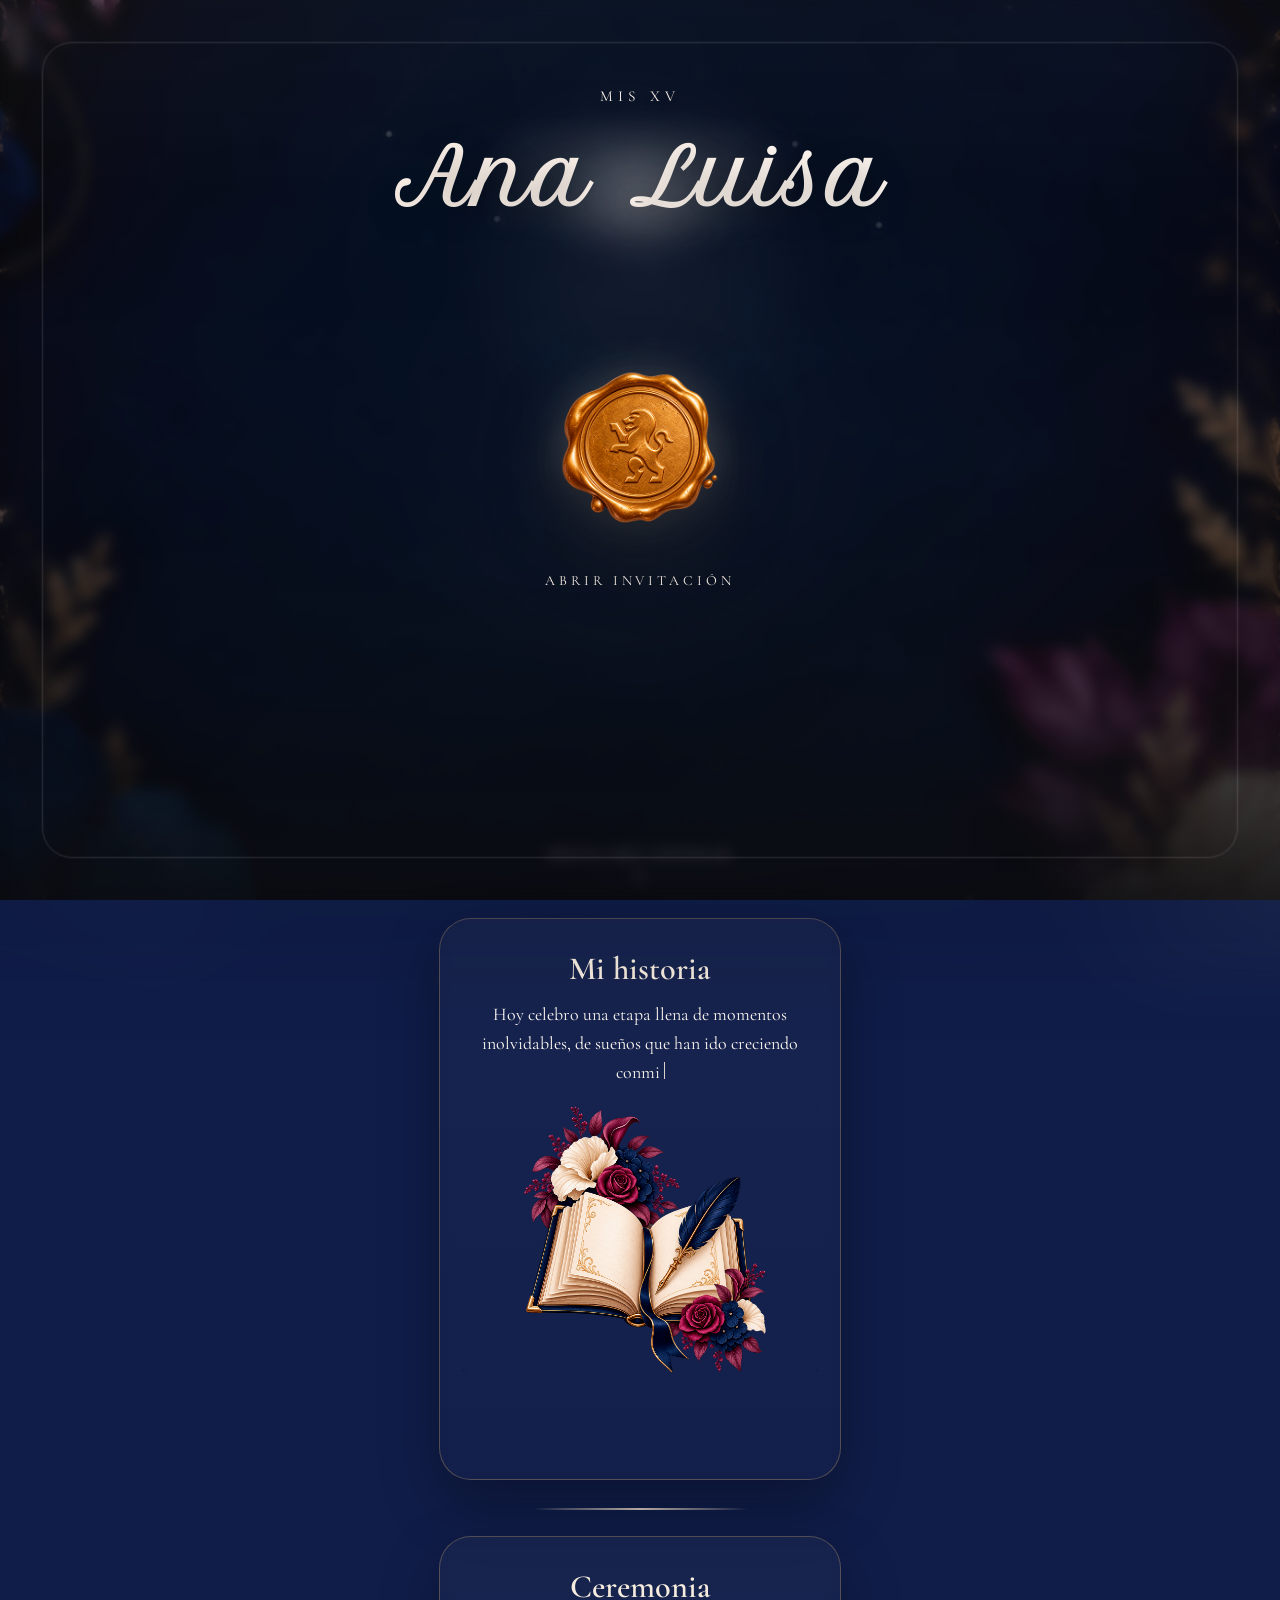
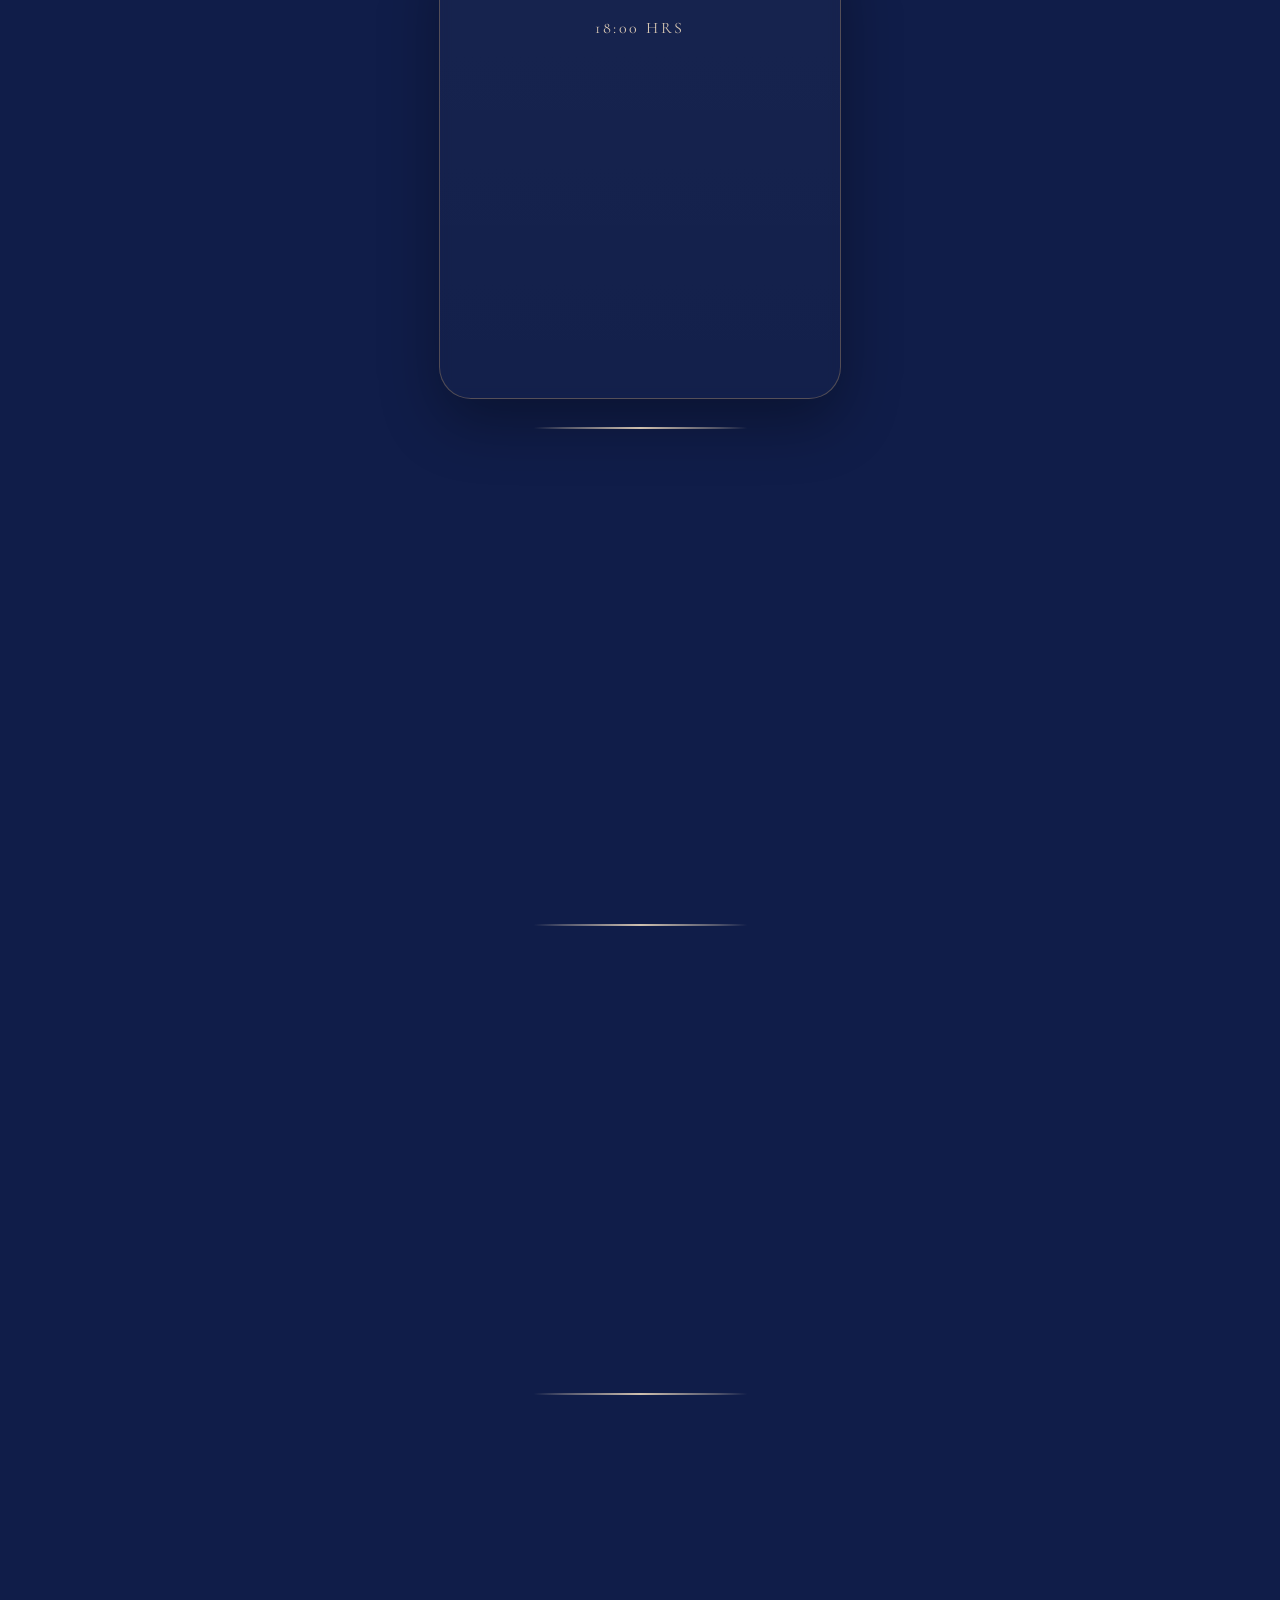
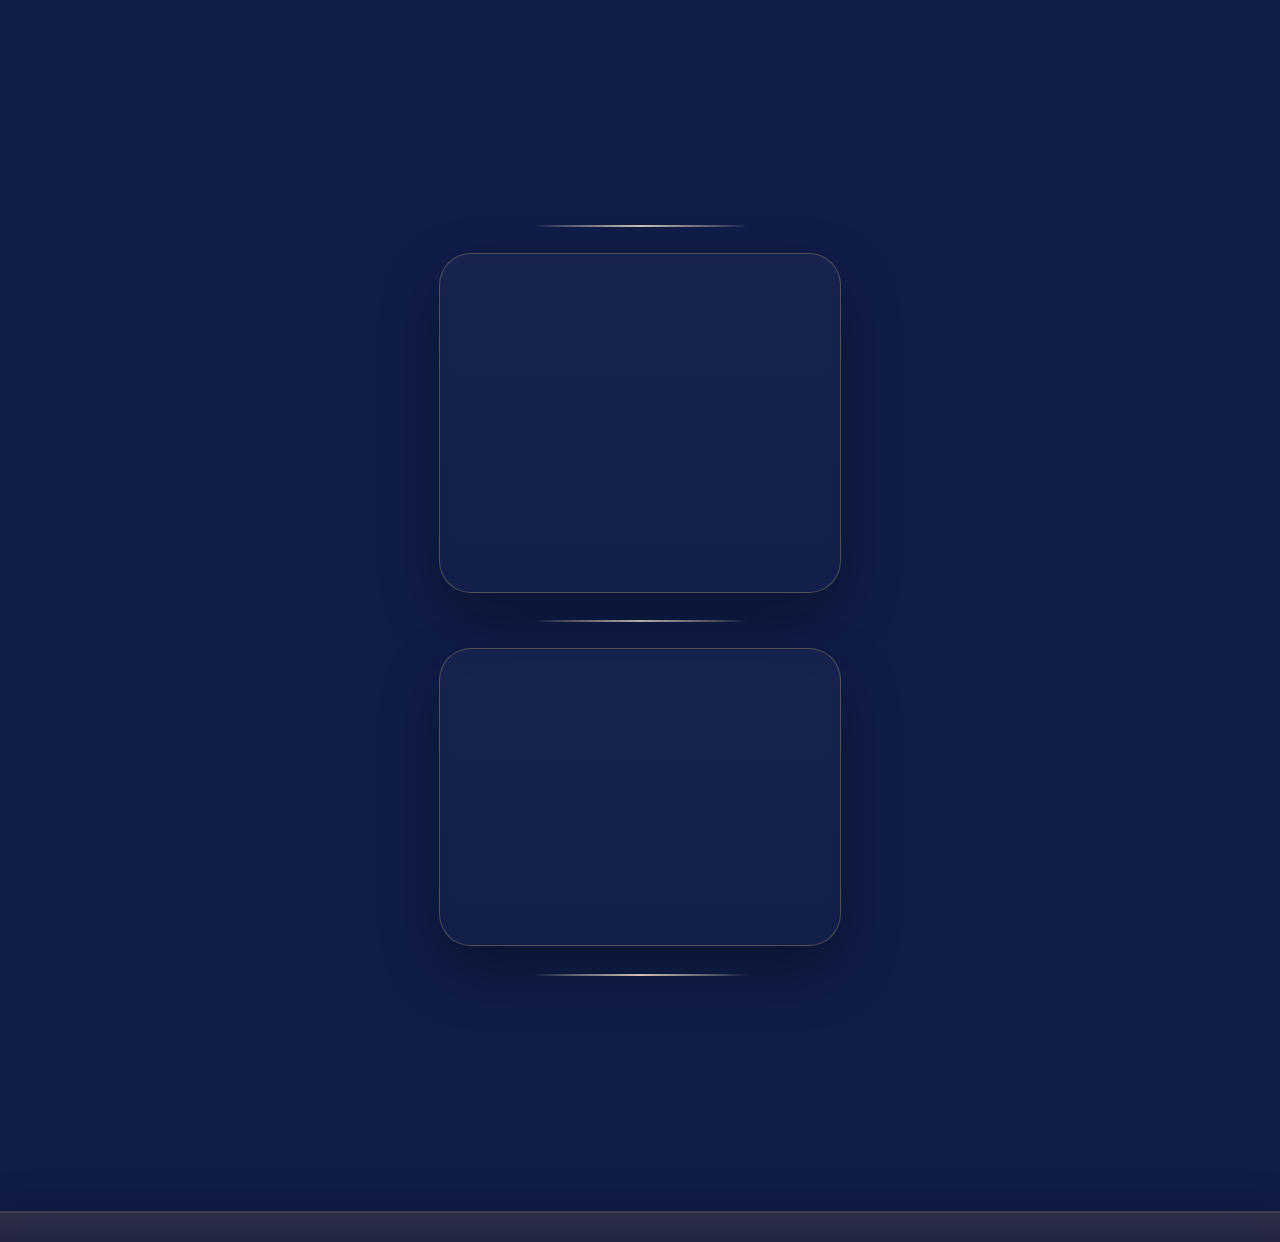
<file: index.html>
<!DOCTYPE html>
<html lang="es" class="opening-mode-pending">
<head>
  <meta charset="UTF-8">
  <meta name="viewport" content="width=device-width, initial-scale=1.0">
  <title>Mis XV | Ana Luisa</title>

  <meta name="description" content="Acompáñanos a celebrar este día tan especial.">
  <meta itemprop="name" content="Mis XV | Ana Luisa">
  <meta itemprop="description" content="Acompáñanos a celebrar este día tan especial.">
  <meta property="og:title" content="Mis XV | Ana Luisa">
  <meta property="og:description" content="Acompáñanos a celebrar este día tan especial.">
  <meta property="og:image" content="media/portada-og.png">
  <meta property="og:image:url" content="media/portada-og.png">
  <meta property="og:image:secure_url" content="media/portada-og.png">
  <meta property="og:image:type" content="image/png">
  <meta property="og:image:width" content="1200">
  <meta property="og:image:height" content="630">
  <meta property="og:image:alt" content="Mis XV | Ana Luisa">
  <meta property="og:url" content="">
  <meta property="og:type" content="website">
  <meta property="og:site_name" content="Digital Invita">
  <meta itemprop="image" content="media/portada-og.png">
  <meta itemprop="thumbnailUrl" content="media/portada-og.png">
  <meta name="thumbnail" content="media/portada-og.png">
  <meta name="twitter:card" content="summary_large_image">
  <meta name="twitter:title" content="Mis XV | Ana Luisa">
  <meta name="twitter:description" content="Acompáñanos a celebrar este día tan especial.">
  <meta name="twitter:image" content="media/portada-og.png">
  <link rel="image_src" href="media/portada-og.png">
  <link itemprop="thumbnailUrl" href="media/portada-og.png">

  <link rel="icon" type="image/png" sizes="32x32" href="favicon.png?v=20">
  <link rel="icon" type="image/png" sizes="16x16" href="favicon.png?v=20">
  <link rel="shortcut icon" href="favicon.png?v=20">
  <style id="critical-startup-style">
    /* Keep first paint neutral while the saved config hydrates. */
    html.opening-mode-pending,
    html.opening-mode-pending body {
      background: #f4f1ec !important;
    }
    html.opening-mode-pending .page,
    html.opening-mode-pending .smart-background,
    html.opening-mode-pending canvas,
    html.opening-mode-pending .floating-btn,
    html.opening-mode-pending .toast {
      visibility: hidden !important;
    }
    html.opening-mode-pending .overlay {
      background: #f4f1ec !important;
    }
    html.opening-mode-pending .overlay-card {
      opacity: 0 !important;
    }
  </style>
  <link rel="preconnect" href="https://fonts.googleapis.com">
  <link rel="preconnect" href="https://fonts.gstatic.com" crossorigin>
  <script>
    (() => {
      try {
        const rawConfig = localStorage.getItem("digital_invita_public_config_v1");
        const config = rawConfig ? JSON.parse(rawConfig) : null;
        if (config?.theme?.openingMode === "envelope") {
          document.documentElement.classList.add("opening-mode-envelope");
        }
      } catch (error) {}
    })();
  </script>
  <script>
    (() => {
      const releaseStartup = () => document.documentElement.classList.remove("opening-mode-pending");
      window.addEventListener("error", releaseStartup, { once: true });
      window.addEventListener("DOMContentLoaded", () => window.setTimeout(releaseStartup, 1200), { once: true });
      window.setTimeout(() => {
        if (document.documentElement.classList.contains("opening-mode-pending")) releaseStartup();
      }, 4000);
    })();
  </script>
  <link rel="preload" as="image" href="media/fprincipal.jpg" fetchpriority="high">
  <link href="https://fonts.googleapis.com/css2?family=Alegreya:wght@400;500;600;700&family=Alex+Brush&family=Allura&family=Belleza&family=Birthstone&family=Bodoni+Moda:ital,wght@0,400;0,500;0,600;0,700;1,400;1,500&family=Cinzel:wght@400;500;600;700&family=Cormorant+Garamond:wght@400;500;600;700&family=Cormorant+Infant:wght@400;500;600;700&family=Cormorant+Upright:wght@400;500;600;700&family=Dancing+Script:wght@500;600;700&family=EB+Garamond:wght@400;500;600;700&family=Forum&family=Fredoka:wght@500;600;700&family=GFS+Didot&family=Great+Vibes&family=Imperial+Script&family=Italianno&family=Libre+Baskerville:wght@400;700&family=Lora:wght@400;500;600;700&family=Marcellus&family=Mea+Culpa&family=Montserrat:wght@400;500;600;700&family=Mrs+Saint+Delafield&family=Nanum+Myeongjo:wght@400;700;800&family=Orbitron:wght@500;600;700;800&family=Parisienne&family=Petit+Formal+Script&family=Pinyon+Script&family=Playfair+Display:wght@400;500;600;700&family=Poppins:wght@400;500;600;700&family=Prata&family=Quicksand:wght@400;500;600;700&family=Sacramento&family=Spectral:wght@400;500;600;700&family=Tangerine:wght@400;700&display=swap" rel="stylesheet">

  <link rel="preload" href="assets/styles.css?v=20261003-premium-rose-gold-v386" as="style">
  <link rel="stylesheet" href="assets/styles.css?v=20261003-premium-rose-gold-v386">

</head>
<body class="locked">
  <div class="smart-background" id="smartBackground" aria-hidden="true">
    <img id="smartBackgroundImage" alt="">
  </div>
  <div class="overlay" id="overlay" role="dialog" aria-modal="true" aria-labelledby="overlayTitle">
    <div class="overlay-card">
      <div class="overlay-scene" id="overlayScene">
        <p class="overlay-kicker" id="overlayKicker">Mis XV</p>
        <div class="overlay-title-wrap">
          <span class="title-glow" aria-hidden="true"></span>
          <h1 class="overlay-title" id="overlayTitle">Nombre de la festejada</h1>
        </div>
        <div class="envelope-opening-scene" aria-hidden="true">
          <div class="envelope-card">
            <div class="envelope-paper">
              <img id="envelopePaperImage" alt="Portada de la invitación" decoding="async">
              <span></span>
              <strong>Estás invitado</strong>
              <small>Abre este momento especial</small>
            </div>
            <div class="envelope-details" aria-hidden="true">
              <span id="envelopeEventLabel">Invitación</span>
              <strong id="envelopeNames">Nombre de la festejada</strong>
              <small id="envelopeDate">Fecha del evento</small>
            </div>
            <div class="envelope-back"></div>
            <div class="envelope-side envelope-side--left"></div>
            <div class="envelope-side envelope-side--right"></div>
            <div class="envelope-pocket"></div>
            <div class="envelope-flap"></div>
          </div>
        </div>
        <button class="wax-btn" id="openBtn" type="button" aria-label="Abrir invitación">
          <img id="sealImage" src="sello_cera.png" alt="Sello para abrir invitación" decoding="async">
        </button>
        <div class="launch-status" aria-hidden="true">
          <span></span>
          <strong>Sistemas listos</strong>
          <span></span>
        </div>
        <div class="wax-caption">Abrir invitación</div>
      </div>
    </div>
  </div>

  <canvas id="particles" aria-hidden="true"></canvas>
  <canvas id="particlesFront" aria-hidden="true"></canvas>
  <div class="warp-flash" id="warpFlash" aria-hidden="true">
    <span class="elegant-spark" style="--spark-angle:-158deg;--spark-distance:112px;--spark-delay:.02s;--spark-trail:24px"></span>
    <span class="elegant-spark" style="--spark-angle:-118deg;--spark-distance:86px;--spark-delay:.11s;--spark-trail:18px"></span>
    <span class="elegant-spark" style="--spark-angle:-42deg;--spark-distance:104px;--spark-delay:.06s;--spark-trail:26px"></span>
    <span class="elegant-spark" style="--spark-angle:18deg;--spark-distance:122px;--spark-delay:.14s;--spark-trail:21px"></span>
    <span class="elegant-spark" style="--spark-angle:66deg;--spark-distance:92px;--spark-delay:.08s;--spark-trail:17px"></span>
    <span class="elegant-spark" style="--spark-angle:142deg;--spark-distance:108px;--spark-delay:.16s;--spark-trail:23px"></span>
  </div>
  <div class="mission-accepted" id="missionAccepted" aria-hidden="true">Misión aceptada</div>

  <audio id="audio" loop preload="none">
    <source type="audio/mpeg">
  </audio>

  <main class="page">
    <section class="hero">
      <img id="heroImage" src="media/fprincipal.jpg" alt="Portada de Ana Luisa " loading="eager" decoding="async" fetchpriority="high">
      <video id="heroVideo" class="hero-video" muted loop playsinline preload="none" hidden></video>
      <canvas id="heroParticles" aria-hidden="true"></canvas>
      <div class="hero-hud" aria-hidden="true">
        <span></span>
        <span></span>
        <span></span>
        <span></span>
      </div>
      <div class="hero-content">
        <div class="hero-label" id="heroLabel">Mis XV</div>
        <h1 class="hero-name" id="nombre">Nombre de la festejada</h1>
        <div class="hero-date" id="fechaEvento"></div>
      </div>
      <div class="hero-scroll-hint" id="heroScrollHint" aria-hidden="true">
        <span id="heroScrollHintText">Desliza para continuar</span>
        <i></i>
      </div>
    </section>

    <div class="separator"></div>

    <section class="section story-section" id="storySection">
      <h2 id="storyTitle">Mi historia</h2>
      <p class="story-text" id="storyText1" data-fulltext=""></p>
      <div class="featured-photo">
        <img id="storyImage" src="media/fhistoria.png" alt="Fotografía de Ana Luisa " loading="lazy" decoding="async">
      </div>
      <p class="story-text" id="storyText2" data-fulltext=""></p>
    </section>

    <div class="separator"></div>

    <section class="section" id="parentsSection">
      <span class="eyebrow" id="parentsEyebrow">En compañía de mis padres</span>
      <div class="script-block" id="parentsNames"></div>
      <div class="parents-grid" id="parentsGroups" hidden></div>
      <div class="grandparents-block" id="grandparentsBlock" hidden>
        <span class="grandparents-eyebrow" id="grandparentsEyebrow">Y con la bendición de mis abuelos</span>
        <div class="family-names" id="grandparentsNames"></div>
      </div>
      <div class="children-block" id="childrenBlock" hidden>
        <span class="children-eyebrow" id="childrenEyebrow">Con el amor de sus hijos</span>
        <div class="family-names" id="childrenNames"></div>
      </div>
      <p id="parentsInviteText" style="margin-top:16px;"></p>
    </section>

    <div class="separator"></div>

    <section class="section" id="godparentsSection">
      <span class="eyebrow" id="godparentsEyebrow">Mis padrinos</span>
      <div class="script-block" id="godparentsNames"></div>
      <div class="godparents-list" id="godparentsItems" hidden></div>
    </section>

    <div class="separator"></div>

    <section class="section" id="ceremonySection">
      <h2 id="ceremonyTitle">Ceremonia</h2>
      <div class="event-card">
        <div class="event-time" id="ceremonyTime"></div>
        <div class="event-place-group">
          <div class="event-place" id="ceremonyPlace"></div>
          <div class="event-place-detail" id="ceremonyPlaceDetail" hidden></div>
        </div>
        <div class="event-media-stack" id="ceremonyIconWrap">
          <div class="dresscode-figure">
            <img id="ceremonyImage" src="media/cereminia.png" alt="Ceremonia" loading="lazy" decoding="async">
          </div>
        </div>
        <div class="event-media-stack" id="ceremonyMapWrap" hidden>
          <div class="map">
            <iframe id="ceremonyMapEmbed" src="" loading="lazy" referrerpolicy="no-referrer-when-downgrade" title="Mapa de la ceremonia"></iframe>
          </div>
        </div>
        <div class="event-media-stack" id="ceremonyPhotoWrap" hidden>
          <div class="event-place-photo">
            <img id="ceremonyPhoto" src="" alt="Lugar de la ceremonia" loading="lazy" decoding="async">
          </div>
        </div>
        <div class="event-media-stack" id="ceremonyVideoWrap" hidden>
          <div class="event-place-video">
            <video id="ceremonyVideo" autoplay muted playsinline loop preload="none"></video>
          </div>
        </div>
        <div>
          <a class="btn" id="ceremonyMapLink" href="#" target="_blank" rel="noopener noreferrer" hidden>Cómo llegar</a>
        </div>
      </div>
    </section>

    <div class="separator"></div>

    <section class="section" id="receptionSection">
      <h2 id="receptionTitle">Recepción</h2>
      <div class="event-card">
        <div class="event-time" id="receptionTime"></div>
        <div class="event-place-group">
          <div class="event-place" id="receptionPlace"></div>
          <div class="event-place-detail" id="receptionPlaceDetail" hidden></div>
        </div>
        <div class="event-media-stack" id="receptionIconWrap" hidden>
          <div class="dresscode-figure">
            <img id="receptionImage" src="" alt="Recepción" loading="lazy" decoding="async">
          </div>
        </div>
        <div class="event-media-stack" id="receptionMapWrap" hidden>
          <div class="map">
            <iframe id="receptionMapEmbed" src="" loading="lazy" referrerpolicy="no-referrer-when-downgrade" title="Mapa del salón"></iframe>
          </div>
        </div>
        <div class="event-media-stack" id="receptionPhotoWrap" hidden>
          <div class="event-place-photo">
            <img id="receptionPhoto" src="" alt="Lugar de la recepción" loading="lazy" decoding="async">
          </div>
        </div>
        <div class="event-media-stack" id="receptionVideoWrap" hidden>
          <div class="event-place-video">
            <video id="receptionVideo" autoplay muted playsinline loop preload="none"></video>
          </div>
        </div>
        <div>
          <a class="btn" id="receptionMapLink" href="#" target="_blank" rel="noopener noreferrer" hidden>Cómo llegar</a>
        </div>
      </div>
    </section>

    <div class="separator"></div>

    <section class="section" id="lodgingSection">
      <h2 id="lodgingTitle">Hospedaje</h2>
      <div class="lodging-list" id="lodgingList"></div>
    </section>

    <div class="separator"></div>

    <section class="section" id="timelineSection">
      <h2>Itinerario</h2>
      <div class="timeline" id="timelineList"></div>
    </section>

    <div class="separator"></div>

    <section class="section" id="countdown-section">
      <h2 id="countdownTitle">Faltan pocos días</h2>
      <p id="countdownIntro">La cuenta regresiva ha comenzado para vivir un momento inolvidable.</p>
      <div class="countdown-shell">
        <div class="countdown-date-card" id="countdownDateCard" hidden>
          <div class="countdown-date-card__month" id="countdownDateMonth"></div>
          <div class="countdown-date-card__main">
            <span id="countdownDateWeekday"></span>
            <strong id="countdownDateDay"></strong>
            <span id="countdownDateYear"></span>
          </div>
        </div>
        <div id="countdown" aria-live="polite"></div>
        <div class="countdown-caption" id="countdownCaption">Preparando una noche inolvidable.</div>
        <div class="countdown-calendar-action" id="countdownCalendarAction" hidden>
          <a class="btn" href="#" id="countdownCalendarBtn">Agendar momento</a>
        </div>
      </div>
    </section>

    <div class="separator"></div>

    <section class="section" id="gallerySection">
      <h2>Galería</h2>
      <div class="gallery-showcase">
        <div class="gallery-stage" id="galleryStage">
          <img src="media/G1.jpg" alt="Galería destacada" id="galleryPreviewImg" loading="lazy" decoding="async">
          <video id="galleryPreviewVideo" class="gallery-preview-video" controls playsinline preload="none" hidden></video>
        </div>
        <div class="gallery-controls">
          <div class="gallery-meta">
            <strong id="galleryMetaIndex">Foto 1 de 6</strong>
            <span id="galleryMetaHint">Toca una imagen para destacar o abrir.</span>
          </div>
          <div class="gallery-nav">
            <button type="button" id="galleryPrev" aria-label="Foto anterior">‹</button>
            <button type="button" id="galleryNext" aria-label="Foto siguiente">›</button>
          </div>
        </div>
      </div>
      <div class="gallery" id="galleryGrid"></div>
    </section>

    <div class="separator"></div>

    <section class="section" id="dressSection">
      <h2 id="dressTitle">Dress Code</h2>
      <ul class="dress-code-list" id="dressValue"><li>Formal</li></ul>
      <div class="dress-color-palette" id="dressColorPalette" hidden></div>
      <div class="dresscode-figure">
        <img id="dressImage" src="media/vestimenta.png" alt="Código de vestimenta" loading="lazy" decoding="async">
      </div>
      <p class="mini-note" id="dressNote"></p>
      <p class="mini-note dress-extra-note" id="dressExtraNote" hidden></p>
    </section>

    <div class="separator"></div>

    <section class="section adult-notice-section" id="adultNoticeSection" role="note">
      <h2 id="adultNoticeTitle">Una celebración para adultos</h2>
      <p id="adultNoticeText">Con mucho cariño, hemos preparado esta celebración exclusivamente para adultos.<br>Agradecemos mucho su comprensión.</p>
    </section>

    <div class="separator"></div>

    <section class="section" id="rsvpSection">
      <h2>Confirma tu presencia</h2>
      <div class="rsvp-personalization" id="rsvpPersonalization" hidden>
        <span class="rsvp-personalization__eyebrow" id="rsvpPersonalizationEyebrow">Invitación preparada especialmente para</span>
        <strong class="rsvp-personalization__recipient" id="rsvpPersonalizationRecipient"></strong>
        <span class="rsvp-personalization__divider" aria-hidden="true"></span>
        <p class="rsvp-personalization__message" id="rsvpPersonalizationText"></p>
        <div class="rsvp-personalization__passes">
          <span>Cupo reservado</span>
          <strong id="rsvpPersonalizationPasses"></strong>
        </div>
      </div>
      <div class="rsvp-invalid" id="rsvpInvalidNotice" hidden>
        <span>Invitación no válida</span>
        <strong>Solicita una invitación válida para poder confirmar.</strong>
        <p>Este enlace no contiene los datos necesarios o ya no está registrado para este evento.</p>
      </div>
      <div class="rsvp-card">
        <div class="field" id="guestNameField">
          <label for="guestName" id="guestNameLabel">Tu nombre</label>
          <input type="text" id="guestName" placeholder="Escríbelo aquí">
        </div>
        <div class="field" id="guestCountField">
          <label for="guestCount">¿Cuántas personas asistirán?</label>
          <select id="guestCount" data-pases="6">
            <option value="">Selecciona una opción</option>
          </select>
        </div>
        <div class="rsvp-breakdown" id="adultChildCountField" hidden>
          <div class="rsvp-breakdown__head">
            <strong id="adultChildCountTitle">Detalle de asistentes</strong>
            <span id="adultChildCountHint">Indica cuántos adultos y niños asistirán.</span>
          </div>
          <div class="rsvp-breakdown__grid">
            <label id="adultCountLabel" for="adultCount">Adultos<input id="adultCount" type="number" min="0" max="99" step="1" inputmode="numeric" pattern="[0-9]*" placeholder="0"></label>
            <label for="childCount">Niños<input id="childCount" type="number" min="0" max="99" step="1" inputmode="numeric" pattern="[0-9]*" placeholder="0"></label>
          </div>
          <p id="adultChildSummary" class="rsvp-breakdown__summary"></p>
        </div>
        <div class="family-members" id="familyMembersField" hidden>
          <div class="family-members__head">
            <strong>Nombres de quienes asistirán</strong>
          <span>Escribe el nombre de cada persona que asistirá.</span>
          </div>
          <div class="family-members__list" id="familyMembersList"></div>
        </div>
        <div class="rsvp-buttons">
          <button type="button" id="confirmYes">Confirmar asistencia</button>
          <button type="button" id="confirmNo" class="btn-secondary">No podré asistir</button>
        </div>
        <div class="rsvp-contact-buttons" id="rsvpContactButtons" hidden></div>
        <p class="rsvp-deadline-note" id="rsvpDeadlineNote" hidden></p>
      </div>
      <div class="rsvp-receipt" id="rsvpReceipt" hidden>
        <span class="rsvp-receipt__eyebrow">Confirmación registrada</span>
        <h3 id="rsvpReceiptTitle">¡Gracias por confirmar!</h3>
        <p id="rsvpReceiptText">Nos dará mucho gusto compartir este momento con ustedes. Nos vemos pronto.</p>
        <div class="rsvp-receipt__identity">
          <strong id="rsvpReceiptName"></strong>
          <span id="rsvpReceiptCount"></span>
        </div>
        <div class="rsvp-receipt__attendees" id="rsvpReceiptAttendees" hidden></div>
        <div class="rsvp-receipt__qr" id="rsvpReceiptQr" aria-label="Código QR de confirmación"></div>
        <span class="rsvp-receipt__qr-label">Pase digital de acceso</span>
        <span class="rsvp-receipt__folio" id="rsvpReceiptFolio"></span>
      </div>
    </section>

    <div class="separator"></div>

    <section class="section" id="giftSection">
      <h2 id="giftTitle">Opciones de regalo</h2>
      <p id="giftIntro">Tu presencia es el regalo más valioso para mí, pero si deseas tener un detalle, aquí encontrarás algunas opciones pensadas con mucho cariño.</p>

      <div class="gift-options">
        <div class="gift-option-card" id="giftOption1Card">
          <div class="gift-option-media">
            <img class="envelope" id="envelopeImage" src="sobre.png" alt="Lluvia de sobres" loading="lazy" decoding="async">
          </div>
          <h3 class="gift-option-title" id="giftOption1Title">Lluvia de sobres</h3>
          <p class="gift-option-copy" id="giftOption1Copy">Si lo prefieres, podrás acompañarme con un sobre el día del evento. Será un detalle recibido con muchísimo cariño y gratitud.</p>
        </div>

        <div class="gift-option-card" id="giftOption2Card">
          <div class="gift-option-media">
            <img class="surprise" id="surpriseImage" src="regalo.png" alt="Regalo sorpresa" loading="lazy" decoding="async">
          </div>
          <h3 class="gift-option-title" id="giftOption2Title">Regalo sorpresa</h3>
          <p class="gift-option-copy" id="giftOption2Copy">También puedes sorprenderme con un detalle especial elegido por ti. Lo importante será el cariño con el que venga.</p>
        </div>
      </div>

      <div class="gift-links-panel" id="giftLinksPanel">
        <h3 class="gift-option-title" id="giftLinksTitle">Mesa de regalos</h3>
        <p class="mini-note" id="giftLinksIntro">Si prefieres elegir un detalle en línea, también puedes apoyarte en estas opciones de mesa de regalos:</p>
        <div class="gift-links" id="giftLinks"></div>
      </div>

      <div class="bank-transfer-card" id="bankTransferCard" hidden>
        <h3 class="gift-option-title" id="bankTransferTitle"></h3>
        <span class="bank-transfer-card__eyebrow" id="bankTransferEyebrow"></span>
        <p id="bankTransferIntro"></p>
        <div class="bank-transfer-card__visual" id="bankTransferVisual" hidden>
          <img id="bankTransferImage" alt="Tarjeta para transferencia" loading="lazy" decoding="async">
          <div class="bank-transfer-card__overlay" id="bankTransferOverlay"></div>
        </div>
        <dl class="bank-transfer-details" id="bankTransferDetails"></dl>
        <p class="bank-transfer-note" id="bankTransferNote"></p>
      </div>
    </section>

    <div class="separator"></div>

    <section class="section" id="agendaSectionUi">
      <h2>Accesos rápidos</h2>
      <div class="utilities">
        <a class="btn" href="#gallerySection" id="agendaGalleryBtn">Ver galería</a>
        <a class="btn" href="#countdown-section" id="verCuenta">Ver cuenta regresiva</a>
      </div>
    </section>

    <div class="separator"></div>

    <section class="section" id="albumSection">
      <h2 id="albumTitle">Álbum digital</h2>
      <div class="album-card">
        <p id="albumCopy">Comparte las mejores fotos de este gran día y conserva en un solo lugar los recuerdos más especiales.</p>
        <div class="album-qr" id="albumQrLink" hidden aria-label="Código QR del álbum digital">
          <span class="album-qr-shell"><span id="albumQrCanvas" aria-hidden="true"></span></span>
          <span class="album-qr-caption">Escanea para abrir el álbum</span>
        </div>
        <div class="utilities">
          <a class="btn" href="#" id="albumBtn" target="_blank" rel="noopener noreferrer">Ver álbum digital</a>
        </div>
      </div>
    </section>

    <div class="separator"></div>
    <div class="closing-note" id="closingNote">Gracias por ser parte de este momento inolvidable</div>

    <footer class="brand-footer">
      <div class="brand-copy">
        <p class="brand-caption">Invitación creada con amor digital</p>
        <a class="brand-link" id="brandLink" href="https://www.facebook.com/profile.php?id=61587804296779&locale=es_LA" target="_blank" rel="noopener noreferrer">Creado por Digital Invita</a>
        <p class="brand-question">Invitaciones digitales para eventos</p>
      </div>
      <div class="brand-cta">
        <a id="brandCtaLink" href="https://wa.me/525550591264?text=Hola%2C%20estoy%20interesado%28a%29%20en%20una%20invitaci%C3%B3n%20digital%20para%20mi%20evento.%20Me%20gustar%C3%ADa%20recibir%20m%C3%A1s%20informaci%C3%B3n%20sobre%20los%20dise%C3%B1os%2C%20precios%20y%20lo%20que%20incluye." target="_blank" rel="noopener noreferrer">Contáctanos</a>
      </div>
    </footer>
  </main>

  <div class="lightbox" id="lightbox" role="dialog" aria-modal="true" aria-hidden="true" aria-label="Galería ampliada">
    <div class="lightbox-content">
      <button class="lightbox-close" id="closeLightbox" type="button" aria-label="Cerrar galería">×</button>
      <div class="lightbox-main">
        <div class="viewer-counter" id="viewerCounter">1 / 6</div>
        <button class="lightbox-nav lightbox-nav--prev" id="lightboxPrev" type="button" aria-label="Multimedia anterior">‹</button>
        <button class="lightbox-nav lightbox-nav--next" id="lightboxNext" type="button" aria-label="Multimedia siguiente">›</button>
        <img class="lightbox-img" id="lightboxImg" alt="Imagen ampliada">
        <video class="lightbox-video" id="lightboxVideo" controls playsinline preload="metadata" hidden></video>
      </div>
      <div class="thumbs" id="thumbs"></div>
    </div>
  </div>

  <button class="floating-btn" id="musicBtn" type="button" aria-label="Pausar música"></button>
  <button class="floating-btn" id="toTopBtn" type="button" aria-label="Volver arriba">↑</button>
  <div class="toast" id="toast" role="status" aria-live="polite"></div>

  <script src="assets/app.js?v=20261003-premium-rose-gold-v386" defer></script>

</body>
</html>
</file>
<file: assets/styles.css>
/* ================================
       CLIENT THEME
       Cambia solo estas variables para adaptar colores base
    ================================ */
    :root {
      --font-body: "Cormorant Garamond", serif;
      --font-script: "Dancing Script", cursive;
      --font-display: "Great Vibes", cursive;
      --overlay-scale: 1;
      --overlay-image: none;
      --envelope-paper-image: none;
      --envelope-paper-fit: cover;
      --overlay-glass-blur: 14px;
      --overlay-glass-saturate: 118%;
      --opening-bg-a: 0.82;
      --opening-bg-strong-a: 0.9;
      --opening-photo-a: 0.2;
      --opening-glass-top-a: 0.065;
      --opening-glass-mid-a: 0.018;
      --opening-glass-bottom-a: 0.04;
      --opening-kicker: #fff4cf;
      --opening-title: #fff4cf;
      --opening-title-soft: #ffe08e;
      --opening-title-rgb: 255, 244, 207;
      --opening-accent: #f2c06f;
      --opening-accent-rgb: 242, 192, 111;
      --opening-kicker-size-scale: 1;
      --opening-title-size-scale: 1;
      --opening-caption-size-scale: 1;
      --section-blur: 18px;
      --section-fill-top: rgba(255, 255, 255, 0.09);
      --section-fill-bottom: rgba(255, 255, 255, 0.05);
      --space-section-fill-bottom: rgba(8, 20, 47, 0.42);
      --space-section-accent-a: 0.08;
      --space-section-particle-a: 0.06;
      --smart-bg-opacity: 0;
      --smart-bg-y: 0px;
      --content-gradient-start: 100vh;
      --content-gradient-12: calc(12% + 88vh);
      --content-gradient-22: calc(22% + 78vh);
      --content-gradient-52: calc(52% + 48vh);
      --content-gradient-78: calc(78% + 22vh);
      /* Fondo principal */
      --bg-glow-top: rgba(238, 180, 204, 0.22);
      --bg-glow-mid: rgba(214, 74, 105, 0.2);
      --bg-glow-bottom: rgba(255, 214, 168, 0.14);
      --bg-top: #5a132d;
      --bg-mid: #7f1f3f;
      --bg-bottom: #2a0a15;

      /* Colores base */
      --wine-950: #18060d;
      --wine-900: #2b0b18;
      --wine-800: #56162d;
      --wine-700: #8d2949;
      --rose-300: #ffd4e2;
      --gold-100: #fff4cf;
      --gold-300: #ffe08e;
      --gold-500: #f2c06f;
      --gold-700: #9e7222;
      --gold-rgb: 242, 192, 111;
      --gold-soft-rgb: 255, 244, 207;
      --section-title: #fff4cf;
      --section-title-rgb: 255, 244, 207;
      --script-color: #fff4cf;
      --script-rgb: 255, 244, 207;
      --timeline-color: #f2c06f;
      --timeline-rgb: 242, 192, 111;
      --particle-color: #fff4cf;
      --particle-rgb: 255, 244, 207;
      --button-bg: #f2c06f;
      --button-bg-rgb: 242, 192, 111;
      --button-text: #ffffff;
      --field-label: #ffe08e;
      --field-text: #ffffff;
      --closing-color: #fff4cf;
      --hero-label-color: #fff8ec;
      --hero-name-color: #fffdf8;
      --hero-date-color: #fff4cf;
      --hero-name-separator-color: #fff4cf;
      --opening-name-separator-color: #f2c06f;
      --hero-label-size-scale: 1;
      --hero-name-size-scale: 1;
      --hero-date-size-scale: 1;
      --godparent-note-scale: 1;
      --footer-bg-rgb: 223, 149, 160;
      --footer-text: #172033;
      --footer-text-rgb: 23, 32, 51;
      --text: #fffaf3;
      --muted: rgba(255, 248, 236, 0.78);
      --panel: rgba(255, 255, 255, 0.08);
      --panel-strong: rgba(255, 255, 255, 0.13);
      --line: rgba(var(--gold-rgb), 0.28);
      --shadow: 0 24px 60px rgba(0, 0, 0, 0.32);
      --radius-xl: 32px;
      --radius-lg: 24px;
      --radius-md: 18px;
      --content-width: 430px;
    }

    * {
      box-sizing: border-box;
    }

    @supports (height: 100dvh) {
      :root {
        --content-gradient-start: 100dvh;
        --content-gradient-12: calc(12% + 88dvh);
        --content-gradient-22: calc(22% + 78dvh);
        --content-gradient-52: calc(52% + 48dvh);
        --content-gradient-78: calc(78% + 22dvh);
      }
    }

    html {
      scroll-behavior: smooth;
    }

    html.preview-embed,
    html.preview-embed body {
      scrollbar-width: none;
    }

    html.preview-embed::-webkit-scrollbar,
    html.preview-embed body::-webkit-scrollbar {
      width: 0;
      height: 0;
      display: none;
    }

    html.preview-live .overlay {
      display: none !important;
    }

    html.preview-live *,
    html.preview-live *::before,
    html.preview-live *::after {
      animation-duration: 0.001s !important;
      animation-delay: 0s !important;
      transition-duration: 0.001s !important;
      transition-delay: 0s !important;
    }

    html.preview-live .section,
    html.preview-live .section h2,
    html.preview-live .section p,
    html.preview-live .section .featured-photo,
    html.preview-live .section .script-block,
    html.preview-live .section .parents-grid,
    html.preview-live .section .godparents-list,
    html.preview-live .section .event-card,
    html.preview-live .section .timeline,
    html.preview-live .section .gallery-showcase,
    html.preview-live .section .gallery,
    html.preview-live .section .rsvp-card,
    html.preview-live .section .utilities,
    html.preview-live .section .section-reveal-item,
    html.preview-live .timeline-item {
      opacity: 1 !important;
      transform: none !important;
      filter: none !important;
    }

    html.locked-scroll {
      overflow: visible;
      height: 100%;
    }

    body {
      margin: 0;
      min-height: 100vh;
      font-family: var(--font-body);
      color: var(--text);
      background:
        radial-gradient(circle at 50% var(--content-gradient-start), var(--bg-glow-top), transparent 28%),
        radial-gradient(circle at 50% var(--content-gradient-22), var(--bg-glow-mid), transparent 34%),
        radial-gradient(circle at bottom, var(--bg-glow-bottom), transparent 38%),
        linear-gradient(180deg, var(--bg-top) 0%, var(--bg-top) var(--content-gradient-start), var(--bg-mid) var(--content-gradient-52), var(--bg-bottom) 100%);
      overflow-x: hidden;
    }

    body.locked {
      overflow: hidden;
      height: 100vh;
      touch-action: none;
    }

    body::before {
      content: "";
      position: fixed;
      inset: 0;
      background:
        linear-gradient(180deg, rgba(255, 255, 255, 0.05), transparent 18%),
        linear-gradient(0deg, rgba(255, 255, 255, 0.04), transparent 18%);
      pointer-events: none;
      z-index: 0;
    }

    body::after {
      content: "";
      position: fixed;
      inset: 0;
      background-image:
        linear-gradient(rgba(255, 255, 255, 0.016) 1px, transparent 1px),
        linear-gradient(90deg, rgba(255, 255, 255, 0.012) 1px, transparent 1px);
      background-size: 24px 24px;
      opacity: 0.14;
      pointer-events: none;
      z-index: 0;
    }

    body.ambient-tint-off {
      background: var(--bg-top);
    }

    body.ambient-tint-off::before,
    body.ambient-tint-off::after {
      display: none;
    }

    body.ambient-tint-off .smart-background::after {
      display: none;
    }

    .smart-background {
      position: fixed;
      inset: 0;
      z-index: 0;
      overflow: hidden;
      pointer-events: none;
      opacity: 0;
      transition: opacity 0.35s ease;
    }

    .smart-background.is-active {
      opacity: var(--smart-bg-opacity);
    }

    .smart-background img {
      position: absolute;
      top: 0;
      left: 0;
      width: 100vw;
      height: 100vh;
      max-width: none;
      object-fit: cover;
      object-position: center top;
      transform: translate3d(0, var(--smart-bg-y), 0);
      will-change: transform;
      user-select: none;
      -webkit-user-drag: none;
    }

    .smart-background::after {
      content: "";
      position: absolute;
      inset: 0;
      background:
        radial-gradient(circle at 50% 18%, rgba(255, 255, 255, 0.04), transparent 28%),
        linear-gradient(180deg, rgba(0, 0, 0, 0.06), rgba(0, 0, 0, 0.14));
    }

    a,
    button,
    input,
    select {
      font: inherit;
    }

    a:focus-visible,
    button:focus-visible,
    input:focus-visible,
    select:focus-visible,
    textarea:focus-visible,
    [tabindex]:focus-visible {
      outline: 3px solid rgba(var(--gold-rgb), 0.82);
      outline-offset: 3px;
      box-shadow: 0 0 0 5px rgba(var(--gold-rgb), 0.18);
    }

    img {
      display: block;
      max-width: 100%;
    }

    img.protected-media,
    .protected-media img,
    #heroImage,
    #heroVideo,
    #galleryPreviewImg,
    #galleryPreviewVideo,
    #lightboxImg,
    #lightboxVideo,
    #storyImage,
    #dressImage,
    #envelopeImage,
    #surpriseImage,
    #ceremonyImage,
    #receptionImage,
    #ceremonyPhoto,
    #receptionPhoto,
    #ceremonyVideo,
    #receptionVideo {
      -webkit-user-drag: none;
      user-select: none;
      -webkit-user-select: none;
      -webkit-touch-callout: none;
      pointer-events: auto;
    }

    .page {
      position: relative;
      z-index: 2;
      width: min(100%, var(--content-width));
      margin: 0 auto;
      padding: 0 14px 0;
    }

    .section,
    .brand-footer,
    .closing-note {
      content-visibility: auto;
      contain-intrinsic-size: 1px 520px;
    }

    #particles,
    #particlesFront {
      position: fixed;
      inset: 0;
      width: 100%;
      height: 100%;
      pointer-events: none;
    }

    #particles {
      z-index: 1;
    }

    #particlesFront {
      z-index: 60;
      opacity: 1;
    }

    #heroParticles {
      position: absolute;
      inset: 0;
      z-index: 2;
      width: 100%;
      height: 100%;
      pointer-events: none;
    }

    html.particles-disabled #particles,
    html.particles-disabled #particlesFront,
    html.particles-over-sections-disabled #particlesFront,
    html.particles-disabled #heroParticles {
      display: none;
    }

    .overlay {
      position: fixed;
      inset: 0;
      z-index: 1000;
      display: block;
      padding:
        max(24px, env(safe-area-inset-top, 0px))
        max(24px, env(safe-area-inset-right, 0px))
        max(24px, env(safe-area-inset-bottom, 0px))
        max(24px, env(safe-area-inset-left, 0px));
      background:
        radial-gradient(circle at 50% 28%, rgba(255, 255, 255, 0.055), transparent 22%),
        radial-gradient(circle at center, rgba(255, 255, 255, 0.028), transparent 34%),
        linear-gradient(135deg, rgba(9, 10, 14, var(--opening-bg-a)), rgba(4, 5, 9, var(--opening-bg-strong-a)));
      transition: opacity 0.8s ease, visibility 0.8s ease;
    }

    .overlay::before {
      content: "";
      position: absolute;
      inset: 0;
      background-image:
        linear-gradient(180deg, rgba(8, 9, 12, 0.26), rgba(8, 9, 12, 0.42)),
        var(--overlay-image);
      background-size: cover;
      background-position: center;
      transform: scale(1.14);
      filter: blur(40px) saturate(0.52);
      opacity: var(--opening-photo-a);
      pointer-events: none;
    }

    .overlay::after {
      content: "";
      position: absolute;
      inset: 0;
      background:
        linear-gradient(180deg, rgba(255, 255, 255, var(--opening-glass-top-a)), rgba(255, 255, 255, var(--opening-glass-mid-a)) 22%, rgba(255, 255, 255, var(--opening-glass-bottom-a)) 100%),
        linear-gradient(135deg, rgba(255, 255, 255, var(--opening-glass-bottom-a)), rgba(255, 255, 255, var(--opening-glass-mid-a)) 34%, rgba(255, 255, 255, var(--opening-glass-bottom-a)) 100%);
      backdrop-filter: blur(var(--overlay-glass-blur)) saturate(var(--overlay-glass-saturate));
      -webkit-backdrop-filter: blur(var(--overlay-glass-blur)) saturate(var(--overlay-glass-saturate));
      pointer-events: none;
    }

    .overlay.hidden {
      opacity: 0;
      visibility: hidden;
    }

    .overlay.envelope-hero-reveal {
      background: transparent;
      transition: background .62s ease, opacity .5s ease .18s, visibility .5s ease .18s;
    }

    .overlay.envelope-hero-reveal::before,
    .overlay.envelope-hero-reveal::after {
      opacity: 0;
      transition: opacity .58s ease;
    }

    .overlay-card {
      position: relative;
      width: 100%;
      height: 100%;
      z-index: 1;
      text-align: center;
      overflow: visible;
      animation: overlayIn 1.1s cubic-bezier(.19,1,.22,1) both;
    }

    .overlay-scene {
      position: relative;
      width: 100%;
      height: 100%;
      transform: scale(var(--overlay-scale));
      transform-origin: center center;
      will-change: transform;
      transition: transform 0.25s ease;
    }

    .overlay-card::before {
      content: "";
      position: absolute;
      inset: 18px;
      border-radius: 30px;
      border: 1px solid rgba(var(--opening-accent-rgb), 0.1);
      box-shadow:
        inset 0 0 0 1px rgba(255, 255, 255, 0.03),
        0 0 0 1px rgba(var(--opening-accent-rgb), 0.03);
      pointer-events: none;
    }

    .overlay-card::after {
      content: "";
      position: absolute;
      left: 50%;
      top: 17%;
      width: min(260px, 58vw);
      height: 80px;
      transform: translateX(-50%);
      background: radial-gradient(circle, rgba(var(--opening-accent-rgb), 0.2), rgba(var(--opening-accent-rgb), 0.05) 42%, transparent 72%);
      filter: blur(18px);
      opacity: 0.78;
      pointer-events: none;
    }

    .low-power .overlay::before {
      filter: blur(18px) saturate(0.8);
      opacity: 0.24;
      transform: scale(1.08);
    }

    .low-power .overlay::after {
      backdrop-filter: blur(8px) saturate(108%);
      -webkit-backdrop-filter: blur(8px) saturate(108%);
    }

    .low-power .overlay-card::before {
      opacity: 0.7;
    }

    .overlay.hidden .overlay-card {
      animation: overlayOut 0.85s cubic-bezier(.19,1,.22,1) forwards;
    }

    .overlay-kicker {
      width: fit-content;
      max-width: min(100%, calc(100vw - 48px));
      margin: 0 0 10px;
      margin-inline: auto;
      padding-top: 7vh;
      box-sizing: border-box;
      font-size: calc(0.95rem * var(--opening-kicker-size-scale, 1));
      letter-spacing: 0.35em;
      text-transform: uppercase;
      text-align: center;
      color: var(--opening-kicker);
      text-shadow: 0 8px 18px rgba(0, 0, 0, 0.2);
    }

    .overlay-title {
      margin: 0 auto;
      padding: 16px clamp(24px, 7vw, 38px) 12px;
      position: relative;
      display: inline-block;
      max-width: calc(100vw - 40px);
      box-sizing: border-box;
      overflow: visible;
      font-family: var(--font-display);
      font-size: calc(clamp(3rem, 12vw, 4.8rem) * var(--opening-title-size-scale, 1));
      line-height: 1.14;
      word-spacing: 0.12em;
      letter-spacing: 0.025em;
      text-align: center;
      color: var(--opening-title);
      text-shadow: 0 8px 28px rgba(0, 0, 0, 0.34);
      background: linear-gradient(90deg, var(--opening-title), var(--opening-title-soft), var(--opening-title));
      background-size: 200% auto;
      -webkit-background-clip: text;
      -webkit-text-fill-color: transparent;
      animation: none;
    }

    .overlay.opening .overlay-kicker,
    .overlay.opening .overlay-title,
    .overlay.opening .wax-caption {
      animation: fadeAwayLuxury 0.45s ease forwards;
    }

    .overlay-title-wrap {
      position: relative;
      display: inline-block;
      max-width: 100%;
      padding: 4px 6px;
      overflow: visible;
    }

    .overlay-title-wrap .title-glow {
      position: absolute;
      inset: 16% 10% 12%;
      background: radial-gradient(circle, rgba(var(--opening-title-rgb), 0.32), rgba(var(--opening-title-rgb), 0.12) 38%, transparent 72%);
      filter: blur(18px);
      opacity: 0.72;
      z-index: -1;
      animation: none;
    }

    .overlay-title-wrap::before,
    .overlay-title-wrap::after,
    .overlay-title::before,
    .overlay-title::after {
      content: "";
      position: absolute;
      width: 8px;
      height: 8px;
      border-radius: 50%;
      background: radial-gradient(circle, rgba(255, 255, 255, 0.95), rgba(var(--opening-title-rgb), 0.55) 45%, transparent 72%);
      box-shadow: 0 0 14px rgba(var(--opening-title-rgb), 0.4);
      opacity: 0;
      pointer-events: none;
    }

    .overlay-title-wrap::before {
      top: 12%;
      left: 6%;
      animation: none;
      opacity: 0.22;
    }

    .overlay-title-wrap::after {
      right: 8%;
      bottom: 8%;
      animation: none;
      opacity: 0.18;
    }

    .overlay-title::before {
      top: 18%;
      right: 22%;
      animation: none;
      opacity: 0.16;
    }

    .overlay-title::after {
      left: 24%;
      bottom: 10%;
      animation: none;
      opacity: 0.14;
    }

    .wax-btn {
      position: absolute;
      left: 50%;
      top: 50%;
      width: 164px;
      height: 164px;
      margin-top: 0;
      padding: 0;
      border: 0;
      background: transparent;
      cursor: pointer;
      transform: translate(-50%, -50%);
      z-index: 2;
      filter:
        drop-shadow(0 18px 35px rgba(0, 0, 0, 0.35))
        drop-shadow(0 0 18px rgba(var(--opening-accent-rgb), 0.18));
      transition: transform 0.25s ease, filter 0.25s ease;
      animation: waxEnter 0.8s cubic-bezier(.19,1,.22,1) 0.12s both;
    }

    .opening-mode-pending .wax-btn,
    .opening-mode-pending .wax-caption {
      opacity: 0;
      animation: none;
    }

    .wax-btn img {
      position: relative;
      z-index: 2;
      width: 100%;
      height: 100%;
      object-fit: contain;
      display: block;
      filter:
        drop-shadow(0 20px 28px rgba(0, 0, 0, 0.24))
        drop-shadow(0 0 20px rgba(255, 255, 255, 0.06));
    }

    .wax-btn:hover {
      transform: translate(-50%, -50%) scale(1.06) rotate(-2deg);
      filter:
        drop-shadow(0 20px 38px rgba(0, 0, 0, 0.38))
        drop-shadow(0 0 24px rgba(var(--opening-accent-rgb), 0.3));
    }

    .wax-btn:active {
      transform: translate(-50%, -50%) scale(0.97);
    }

    .wax-btn::after {
      content: "";
      position: absolute;
      inset: 18% 14%;
      border-radius: 50%;
      background: radial-gradient(circle, rgba(var(--opening-accent-rgb), 0.14), rgba(var(--opening-accent-rgb), 0.04) 34%, transparent 72%);
      filter: blur(16px);
      opacity: 0.42;
      z-index: -1;
      animation: none;
    }

    .wax-btn::before {
      content: "";
      position: absolute;
      left: 50%;
      top: 50%;
      width: 220px;
      height: 78px;
      transform: translate(-50%, -50%);
      border-radius: 999px;
      background:
        linear-gradient(90deg, transparent 0%, rgba(var(--opening-accent-rgb), 0.08) 16%, rgba(var(--opening-title-rgb), 0.42) 50%, rgba(var(--opening-accent-rgb), 0.08) 84%, transparent 100%);
      filter: blur(0.8px);
      opacity: 0.42;
      z-index: -2;
      mask-image: linear-gradient(180deg, transparent 0%, rgba(0,0,0,0.9) 35%, rgba(0,0,0,0.9) 65%, transparent 100%);
    }

    .overlay.opening .wax-btn {
      animation: waxOpenOut 0.45s ease forwards;
    }

    .wax-caption {
      position: absolute;
      left: 50%;
      top: calc(50% + 122px);
      transform: translateX(-50%);
      width: max-content;
      max-width: min(100%, calc(100vw - 48px));
      margin-top: 0;
      box-sizing: border-box;
      font-size: calc(0.88rem * var(--opening-caption-size-scale, 1));
      letter-spacing: 0.28em;
      text-transform: uppercase;
      color: var(--opening-accent);
      text-align: center;
      animation: none;
      white-space: nowrap;
    }

    .envelope-opening-scene {
      display: none;
      position: absolute;
      left: 50%;
      top: 50%;
      width: min(94vw, 450px);
      aspect-ratio: 1.44 / 1;
      transform: translate(-50%, -50%);
      perspective: 1200px;
      z-index: 1;
      pointer-events: none;
    }

    .envelope-card {
      position: relative;
      width: 100%;
      height: 100%;
      filter:
        drop-shadow(0 34px 52px rgba(0, 0, 0, 0.3))
        drop-shadow(0 0 34px rgba(var(--opening-accent-rgb), 0.18));
      transform-style: preserve-3d;
    }

    .envelope-card::before {
      content: "";
      position: absolute;
      inset: -7%;
      z-index: -1;
      border-radius: 34px;
      background:
        radial-gradient(ellipse at 50% 70%, rgba(0, 0, 0, .34), transparent 62%),
        radial-gradient(circle at 50% 46%, rgba(var(--opening-accent-rgb), .22), transparent 48%);
      filter: blur(18px);
      opacity: .72;
    }

    .envelope-back,
    .envelope-pocket,
    .envelope-side,
    .envelope-flap,
    .envelope-paper {
      position: absolute;
      inset: 0;
      border-radius: 10px;
    }

    .envelope-back {
      background:
        linear-gradient(135deg, rgba(255,255,255,.68), transparent 46%),
        linear-gradient(145deg, var(--opening-envelope-paper-soft, #fffdf8), var(--opening-envelope-paper, #f7f3ea) 54%, var(--opening-envelope-paper-deep, #ded7c8));
      box-shadow:
        inset 0 0 0 1px rgba(115, 103, 86, .08),
        0 18px 30px rgba(0, 0, 0, .14);
    }

    .envelope-back::after {
      content: "";
      position: absolute;
      inset: 0;
      border-radius: inherit;
      background: linear-gradient(180deg, rgba(255,255,255,.24), transparent 42%);
      opacity: .66;
    }

    .envelope-paper {
      left: 9%;
      right: 9%;
      top: 9%;
      bottom: 16%;
      inset: 9% 9% 16%;
      background:
        linear-gradient(180deg, rgba(255, 253, 247, .18), rgba(255, 245, 228, .08)),
        linear-gradient(180deg, #fffdf7, #fff5e4);
      background-size: cover;
      background-position: center;
      background-repeat: no-repeat;
      box-shadow:
        0 16px 30px rgba(54, 33, 20, 0.2),
        inset 0 0 0 1px rgba(255, 255, 255, 0.46);
      transform: translateY(27%) scale(.95);
      opacity: .96;
      display: grid;
      place-items: center;
      align-content: center;
      gap: 6px;
      color: color-mix(in srgb, var(--opening-title) 72%, #3b2417);
      font-family: var(--font-body);
      text-align: center;
      z-index: 1;
      overflow: hidden;
    }

    .envelope-paper img {
      position: absolute;
      inset: 0;
      width: 100%;
      height: 100%;
      object-fit: var(--envelope-paper-fit, cover);
      object-position: center;
      opacity: 0;
      transform: scale(.985);
      transition: opacity .28s ease, transform .28s ease;
      z-index: 0;
    }

    .envelope-paper.envelope-paper--has-image img {
      opacity: 1;
      transform: scale(1);
    }

    .envelope-paper.envelope-paper--has-image {
      background: transparent;
      box-shadow: none;
      border-radius: 0;
      overflow: visible;
    }

    .envelope-paper.envelope-paper--has-image::after {
      display: none;
    }

    .envelope-paper.envelope-paper--has-image img {
      border-radius: 4px;
      filter: drop-shadow(0 16px 28px rgba(10, 8, 6, .2));
    }

    .envelope-paper.envelope-paper--has-image span,
    .envelope-paper.envelope-paper--has-image strong,
    .envelope-paper.envelope-paper--has-image small {
      opacity: 0;
    }

    .opening-mode-envelope .overlay {
      background:
        radial-gradient(circle at 50% 38%, rgba(var(--opening-accent-rgb), .18), transparent 34%),
        radial-gradient(circle at 50% 72%, rgba(255, 255, 255, .045), transparent 35%),
        linear-gradient(145deg, color-mix(in srgb, var(--opening-envelope-bg, #201b1a) 82%, #ffffff), var(--opening-envelope-bg, #201b1a) 54%, color-mix(in srgb, var(--opening-envelope-bg, #201b1a) 84%, #000000));
    }

    .opening-mode-envelope .overlay::before {
      opacity: 0;
      filter: none;
      background-image: none;
    }

    .opening-mode-envelope .overlay::after {
      background:
        radial-gradient(circle at 50% 48%, rgba(255, 255, 255, .05), transparent 38%),
        linear-gradient(180deg, rgba(255, 255, 255, .035), rgba(255, 255, 255, .012));
      backdrop-filter: none;
      -webkit-backdrop-filter: none;
    }

    .opening-mode-envelope .overlay.envelope-hero-reveal {
      background:
        radial-gradient(circle at 50% 46%, rgba(var(--opening-accent-rgb), .08), transparent 42%),
        linear-gradient(145deg, rgba(var(--opening-envelope-bg-rgb, 32, 27, 26), .48), rgba(var(--opening-envelope-bg-rgb, 32, 27, 26), .12));
      transition: background .42s ease;
    }

    .opening-mode-envelope .overlay.envelope-hero-reveal::before,
    .opening-mode-envelope .overlay.envelope-hero-reveal::after {
      opacity: 0;
    }

    .opening-mode-envelope .overlay.envelope-hero-reveal .overlay-card::before,
    .opening-mode-envelope .overlay.envelope-hero-reveal .overlay-card::after {
      opacity: 0;
      transition: opacity .42s ease;
    }

    .envelope-paper span {
      position: relative;
      width: 58px;
      height: 1px;
      background: linear-gradient(90deg, transparent, var(--opening-accent), transparent);
      opacity: .76;
      z-index: 1;
    }

    .envelope-paper strong {
      position: relative;
      font-family: var(--font-display);
      font-size: clamp(1.5rem, 6.8vw, 2.25rem);
      font-weight: 400;
      line-height: 1;
      opacity: 0;
      transform: translateY(6px);
      transition: opacity .32s ease, transform .32s ease;
      z-index: 1;
    }

    .envelope-paper small {
      position: relative;
      font-size: .68rem;
      letter-spacing: .22em;
      text-transform: uppercase;
      color: color-mix(in srgb, var(--opening-title) 58%, #5f4630);
      opacity: 0;
      transform: translateY(6px);
      transition: opacity .32s ease .08s, transform .32s ease .08s;
      z-index: 1;
    }

    .overlay.envelope-opening-active .envelope-paper strong,
    .overlay.envelope-opening-active .envelope-paper small {
      opacity: 1;
      transform: translateY(0);
    }

    .overlay.envelope-opening-active .envelope-paper.envelope-paper--has-image span,
    .overlay.envelope-opening-active .envelope-paper.envelope-paper--has-image strong,
    .overlay.envelope-opening-active .envelope-paper.envelope-paper--has-image small {
      opacity: 0;
    }

    .envelope-details {
      position: absolute;
      left: 12%;
      right: 12%;
      top: 14%;
      bottom: 10%;
      z-index: 6;
      display: block;
      color: color-mix(in srgb, var(--opening-envelope-bg, #201b1a) 78%, #000000);
      text-align: center;
      pointer-events: none;
    }

    .envelope-details span,
    .envelope-details small {
      font-family: var(--font-body);
      font-size: clamp(.58rem, 2.5vw, .72rem);
      font-weight: 700;
      letter-spacing: .22em;
      line-height: 1.1;
      text-transform: uppercase;
    }

    .envelope-details strong {
      display: block;
      max-width: 96%;
      margin: 9px auto 0;
      font-family: var(--font-display);
      font-size: clamp(1.48rem, 7.1vw, 2.52rem);
      font-weight: 400;
      line-height: .95;
      color: color-mix(in srgb, var(--opening-envelope-bg, #201b1a) 64%, #5a3521);
      text-shadow: 0 2px 9px rgba(255, 255, 255, .34);
    }

    .envelope-details::before {
      content: "";
      width: 78px;
      height: 1px;
      margin-bottom: 2px;
      background: linear-gradient(90deg, transparent, var(--opening-accent), transparent);
      opacity: .78;
    }

    .envelope-details small {
      position: absolute;
      left: 0;
      right: 0;
      bottom: -18px;
      color: color-mix(in srgb, var(--opening-envelope-bg, #201b1a) 72%, #000000);
    }

    .opening-envelope-details-off .envelope-details {
      display: none;
    }

    .opening-envelope-event-off #envelopeEventLabel,
    .opening-envelope-names-off #envelopeNames,
    .opening-envelope-date-off #envelopeDate {
      display: none;
    }

    .envelope-side {
      z-index: 3;
      border-radius: 0 0 10px 10px;
    }

    .envelope-side--left {
      clip-path: polygon(0 0, 53% 52%, 0 100%);
      background:
        linear-gradient(135deg, var(--opening-envelope-paper-soft, #fffdf8), var(--opening-envelope-paper-deep, #ded7c8));
    }

    .envelope-side--right {
      clip-path: polygon(100% 0, 47% 52%, 100% 100%);
      background:
        linear-gradient(225deg, var(--opening-envelope-paper-soft, #fffdf8), var(--opening-envelope-paper, #f7f3ea));
    }

    .envelope-pocket {
      z-index: 4;
      clip-path: polygon(0 40%, 50% 76%, 100% 40%, 100% 100%, 0 100%);
      background:
        linear-gradient(180deg, rgba(255,255,255,.42), transparent 32%),
        linear-gradient(145deg, var(--opening-envelope-paper, #f7f3ea), var(--opening-envelope-paper-deep, #ded7c8) 66%, var(--opening-envelope-paper-soft, #fffdf8));
      box-shadow: inset 0 1px 0 rgba(255, 255, 255, .78);
    }

    .envelope-flap {
      z-index: 5;
      clip-path: polygon(0 0, 100% 0, 50% 58%);
      background:
        radial-gradient(circle at 50% 16%, rgba(255,255,255,.68), transparent 42%),
        linear-gradient(180deg, var(--opening-envelope-paper-soft, #fffdf8), var(--opening-envelope-paper-deep, #ded7c8));
      transform-origin: top center;
      box-shadow: 0 12px 18px rgba(0, 0, 0, .14), inset 0 -1px 0 rgba(115, 103, 86, .1);
    }

    html.opening-mode-envelope .overlay-card::before,
    html.opening-mode-envelope .overlay-card::after {
      display: none;
    }

    .opening-mode-envelope .overlay-kicker,
    .opening-mode-envelope .overlay-title-wrap {
      display: none;
    }

    .opening-mode-envelope .envelope-opening-scene {
      display: block;
    }

    .opening-mode-envelope .envelope-paper {
      transform: translateY(18%) scale(.94);
      opacity: 0;
    }

    .opening-mode-envelope .wax-btn {
      /* Vertice donde se cruzan solapa y bolsillo del sobre. */
      top: calc(50% + min(18.94vw, 90px));
      width: min(20vw, 82px);
      height: min(20vw, 82px);
      z-index: 7;
      animation: none;
    }

    .opening-mode-envelope .wax-btn::before {
      width: min(40vw, 148px);
      height: 46px;
      opacity: .22;
    }

    .opening-mode-envelope .wax-caption {
      top: calc(53% + min(20vw, 82px) * .86 + 102px);
      padding: 11px 20px;
      border: 1px solid rgba(var(--opening-accent-rgb), .24);
      border-radius: 999px;
      background: rgba(255, 255, 255, .055);
      backdrop-filter: blur(8px);
      -webkit-backdrop-filter: blur(8px);
    }

    .opening-mode-envelope .launch-status {
      display: none;
    }

    .overlay.envelope-opening-active .envelope-flap {
      animation: envelopeFlapOpen .78s cubic-bezier(.19,1,.22,1) forwards;
    }

    .overlay.envelope-opening-active .envelope-paper {
      animation: envelopePaperRise 2.08s cubic-bezier(.19,1,.22,1) .16s forwards;
    }

    .overlay.envelope-opening-active .envelope-card {
      animation: none;
    }

    .overlay.envelope-opening-active .wax-btn {
      animation: envelopeSealRelease .58s ease forwards;
    }

    .overlay.envelope-opening-active .overlay-kicker,
    .overlay.envelope-opening-active .overlay-title-wrap,
    .overlay.envelope-opening-active .envelope-details,
    .overlay.envelope-opening-active .wax-caption {
      animation: fadeAwayLuxury .58s ease .18s forwards;
    }

    html.envelope-scroll-reveal {
      --envelope-scroll-progress: 0;
      --envelope-card-y: 0px;
      --envelope-card-scale: 1;
      --envelope-piece-opacity: 1;
      --envelope-paper-y: -40%;
      --envelope-paper-scale: 1.06;
      --envelope-paper-radius: 9px;
      --envelope-paper-shadow-y: 22px;
      --envelope-paper-shadow-blur: 46px;
      --envelope-paper-shadow-alpha: .34;
      --envelope-paper-outline-alpha: .12;
      --envelope-paper-glaze-opacity: 1;
      --envelope-paper-z: 1;
    }

    .opening-mode-envelope.envelope-scroll-reveal .overlay.envelope-hero-reveal {
      pointer-events: none;
      background:
        radial-gradient(circle at 50% 38%, rgba(var(--opening-accent-rgb), .18), transparent 34%),
        radial-gradient(circle at 50% 72%, rgba(255, 255, 255, .045), transparent 35%),
        linear-gradient(145deg, color-mix(in srgb, var(--opening-envelope-bg, #201b1a) 82%, #ffffff), var(--opening-envelope-bg, #201b1a) 54%, color-mix(in srgb, var(--opening-envelope-bg, #201b1a) 84%, #000000));
    }

    .opening-mode-envelope.envelope-scroll-reveal .overlay.envelope-opening-active .envelope-card {
      transform: translateY(var(--envelope-card-y)) scale(var(--envelope-card-scale));
      transition: none;
    }

    .opening-mode-envelope.envelope-scroll-reveal .overlay.envelope-hero-reveal .envelope-card::before {
      display: none;
    }

    .opening-mode-envelope.envelope-scroll-reveal .overlay.envelope-opening-active .envelope-back,
    .opening-mode-envelope.envelope-scroll-reveal .overlay.envelope-opening-active .envelope-pocket,
    .opening-mode-envelope.envelope-scroll-reveal .overlay.envelope-opening-active .envelope-side,
    .opening-mode-envelope.envelope-scroll-reveal .overlay.envelope-opening-active .envelope-flap,
    .opening-mode-envelope.envelope-scroll-reveal .overlay.envelope-opening-active .envelope-card::before {
      opacity: var(--envelope-piece-opacity);
      transition: none;
    }

    .opening-mode-envelope.envelope-scroll-reveal .overlay.envelope-opening-active .envelope-paper {
      animation: none;
      z-index: var(--envelope-paper-z);
      border-radius: var(--envelope-paper-radius);
      opacity: 1;
      transform: translateY(var(--envelope-paper-y)) scale(var(--envelope-paper-scale));
      box-shadow:
        0 var(--envelope-paper-shadow-y) var(--envelope-paper-shadow-blur) rgba(25, 14, 10, var(--envelope-paper-shadow-alpha)),
        0 0 0 1px rgba(255, 255, 255, var(--envelope-paper-outline-alpha));
    }

    .opening-mode-envelope.envelope-scroll-reveal .overlay.envelope-opening-active .envelope-paper::after {
      opacity: var(--envelope-paper-glaze-opacity);
    }

    .opening-mode-envelope.envelope-scroll-reveal:not(.envelope-scroll-complete) .hero {
      opacity: 0;
      pointer-events: none;
    }

    .opening-mode-envelope.envelope-scroll-reveal .hero {
      transform: translateX(-50%) scale(var(--envelope-hero-scale, .91));
      filter: brightness(var(--envelope-hero-brightness, .88)) saturate(1.02);
    }

    .hero {
      position: relative;
      width: 100vw;
      margin-left: 50%;
      transform: translateX(-50%);
      --apple-hero-media-scale: 1.03;
      --apple-hero-media-y: 0px;
      --apple-hero-media-opacity: 1;
      --apple-hero-media-blur: 0px;
      --apple-hero-media-mask-start: 100%;
      --apple-hero-media-mask-end: 112%;
      --apple-hero-content-scale: 1;
      --apple-hero-content-y: 0px;
      --apple-hero-content-opacity: 1;
      --hero-scroll-hint-apple-opacity: 1;
      --apple-hero-content-blur: 0px;
      --apple-hero-overlay-opacity: 1;
      --hero-readable-gradient-opacity: 1;
      --hero-readable-gradient-s2: 10.2%;
      --hero-readable-gradient-s3: 22.2%;
      --hero-readable-gradient-s4: 36%;
      --hero-readable-gradient-s5: 48%;
      --hero-readable-gradient-end: 60%;
      --hero-readable-gradient-a1: .82;
      --hero-readable-gradient-a2: .58;
      --hero-readable-gradient-a3: .34;
      --hero-readable-gradient-a4: .13;
      --hero-readable-gradient-a5: .035;
      --apple-hero-light-opacity: 0;
      --apple-hero-light-scale: 1;
      --apple-hero-light-y: 0px;
      min-height: 100vh;
      min-height: 100svh;
      min-height: 100dvh;
      display: flex;
      align-items: flex-end;
      justify-content: center;
      padding: 30px 18px 54px;
      border-radius: 0;
      overflow: hidden;
    }

    html.envelope-hero-landing .hero {
      animation: envelopeHeroLanding .76s cubic-bezier(.19,1,.22,1) both;
    }

    html.envelope-hero-landing .hero::before {
      animation: envelopeHeroPulse .86s ease-out both;
    }

    .hero img,
    .hero video {
      position: absolute;
      inset: 0;
      width: 100%;
      height: 100%;
      object-fit: cover;
      will-change: transform;
      transform: scale(1.03);
      animation: heroDrift 24s ease-in-out infinite alternate;
    }

	    html.apple-hero-scroll .hero img,
	    html.apple-hero-scroll .hero video {
	      animation: none;
	      opacity: var(--apple-hero-media-opacity);
	      transform: translate3d(0, var(--apple-hero-media-y), 0) scale(var(--apple-hero-media-scale));
	      transform-origin: center;
	      filter: blur(var(--apple-hero-media-blur));
      -webkit-mask-image: linear-gradient(to bottom, #000 0%, #000 var(--apple-hero-media-mask-start), transparent var(--apple-hero-media-mask-end));
      mask-image: linear-gradient(to bottom, #000 0%, #000 var(--apple-hero-media-mask-start), transparent var(--apple-hero-media-mask-end));
	      -webkit-mask-size: 100% 100%;
	      mask-size: 100% 100%;
	      backface-visibility: hidden;
	      will-change: transform, opacity, filter, -webkit-mask-image, mask-image;
	    }

    .low-power .hero img,
    .low-power .hero video {
      animation: none;
    }

    .hero::before {
      content: "";
      position: absolute;
      inset: -18% -24%;
      z-index: 2;
      pointer-events: none;
      background:
        radial-gradient(circle at 50% 28%, rgba(255, 255, 255, 0.9) 0%, rgba(255, 255, 255, 0.46) 20%, transparent 52%),
        radial-gradient(circle at 50% 72%, rgba(255, 246, 222, 0.44) 0%, transparent 44%),
        linear-gradient(180deg, rgba(255, 255, 255, 0.36), transparent 58%);
      opacity: 0;
      transform: translate3d(0, 0, 0) scale(1);
      mix-blend-mode: screen;
      filter: blur(20px) saturate(1.12);
      will-change: transform, opacity;
    }

    html.apple-hero-scroll .hero::before {
      opacity: var(--apple-hero-light-opacity);
      transform: translate3d(0, var(--apple-hero-light-y), 0) scale(var(--apple-hero-light-scale));
    }

    .hero::after {
      content: "";
      position: absolute;
      inset: 0;
      background:
        linear-gradient(0deg, rgba(2, 3, 6, var(--hero-readable-gradient-a1)) 0%, rgba(2, 3, 6, var(--hero-readable-gradient-a2)) var(--hero-readable-gradient-s2), rgba(2, 3, 6, var(--hero-readable-gradient-a3)) var(--hero-readable-gradient-s3), rgba(2, 3, 6, var(--hero-readable-gradient-a4)) var(--hero-readable-gradient-s4), rgba(2, 3, 6, var(--hero-readable-gradient-a5)) var(--hero-readable-gradient-s5), rgba(2, 3, 6, 0) var(--hero-readable-gradient-end));
      opacity: var(--hero-readable-gradient-opacity);
      z-index: 3;
      pointer-events: none;
      will-change: opacity;
    }

    .hero-content {
      position: relative;
      z-index: 4;
      width: 100%;
      max-width: 720px;
      margin: 0 auto;
      display: flex;
      flex-direction: column;
      align-items: center;
      text-align: center;
      padding: 0 10px 16px;
      overflow: visible;
      top: var(--hero-group-offset-y, 0px);
      opacity: var(--apple-hero-content-opacity);
	      transform: translate3d(0, var(--apple-hero-content-y), 0) scale(var(--apple-hero-content-scale));
	      transform-origin: center bottom;
	      filter: blur(var(--apple-hero-content-blur));
	      will-change: transform, opacity, filter;
	    }

    html.hero-scroll-cue-active .hero-content {
      animation: heroContentCloudCue 3.9s cubic-bezier(.33, 0, .18, 1) both;
    }

    html.hero-scroll-cue-active.apple-hero-scroll .hero img,
    html.hero-scroll-cue-active.apple-hero-scroll .hero video {
      animation: heroMediaCloudCue 3.9s cubic-bezier(.33, 0, .18, 1) both;
    }

    .hero-label {
      position: relative;
      top: var(--hero-label-offset-y, 0px);
      display: inline-flex;
      align-items: center;
      justify-content: center;
      align-self: center;
      gap: 12px;
      max-width: min(100%, calc(100vw - 28px));
      margin-bottom: 10px;
      padding: 0;
      box-sizing: border-box;
      font-size: calc(0.84rem * var(--hero-label-size-scale, 1));
      letter-spacing: 0.34em;
      text-transform: uppercase;
      text-align: center;
      white-space: nowrap;
      color: var(--hero-label-color);
      text-shadow: 0 6px 16px rgba(0, 0, 0, 0.28);
      opacity: 0;
      transform: translateY(16px);
    }

    .hero-label::before,
    .hero-label::after {
      content: "";
      width: 28px;
      min-width: 10px;
      height: 1px;
      background: linear-gradient(90deg, transparent, rgba(255, 255, 255, 0.44), transparent);
      flex: 0 1 28px;
    }

    .hero-label.animate {
      animation: fadeRise 1.2s ease forwards;
    }

    .hero-name {
      width: 100%;
      max-width: min(100%, calc(100vw - 20px));
      margin: 0 auto;
      display: block;
      padding: 0 8px 14px;
      box-sizing: border-box;
      font-family: var(--font-display);
      font-size: calc(clamp(3.75rem, 11.2vw, 6rem) * var(--hero-name-size-scale, 1));
      font-weight: 400;
      line-height: 1.1;
      white-space: nowrap;
      letter-spacing: 0.025em;
      word-spacing: 0.12em;
      color: var(--hero-name-color);
      text-shadow:
        0 0 16px rgba(var(--gold-soft-rgb), 0.16),
        0 2px 8px rgba(0, 0, 0, 0.16),
        0 12px 28px rgba(0, 0, 0, 0.2);
      opacity: 0;
      transform: translateY(22px) scale(0.96);
      filter: blur(10px);
      position: relative;
      top: var(--hero-name-offset-y, 0px);
      text-align: center;
    }

    .hero-name::before {
      content: "";
      position: absolute;
      left: 50%;
      top: 54%;
      width: 72%;
      height: 44%;
      transform: translate(-50%, -50%);
      background: radial-gradient(circle, rgba(var(--gold-rgb), 0.28), transparent 72%);
      filter: blur(18px);
      opacity: 0;
      z-index: -1;
    }

    .hero-name.animate {
      animation:
        revealName 2.4s cubic-bezier(.2, .9, .2, 1) forwards,
        nameBreath 6.5s ease-in-out 2.6s infinite;
    }

    .hero-name.animate::before {
      animation:
        heroGlowIn 1.8s ease 0.6s forwards,
        heroGlowPulse 4.8s ease-in-out 2.6s infinite;
    }

    .hero-name::after {
      content: "";
      position: absolute;
      inset: -8% -18%;
      background: linear-gradient(110deg, transparent 42%, rgba(255, 255, 255, 0.8) 50%, transparent 58%);
      mix-blend-mode: screen;
      transform: translateX(-140%) skewX(-12deg);
      opacity: 0;
      pointer-events: none;
    }

    .hero-name.animate::after {
      animation: nameShine 2.6s ease 1.35s forwards;
    }

    .hero-name.name-double {
      width: min(100%, 430px);
      white-space: normal;
      font-size: calc(clamp(2.8rem, 9vw, 5.1rem) * var(--hero-name-size-scale, 1));
      line-height: 1.06;
    }

    .hero-name.name-double.name-wedding {
      line-height: 1.18;
    }

    .hero-name.name-double.name-long {
      font-size: calc(clamp(2.55rem, 8.2vw, 4.55rem) * var(--hero-name-size-scale, 1));
    }

    .hero-name.name-double.name-very-long {
      font-size: calc(clamp(2.16rem, 7vw, 3.7rem) * var(--hero-name-size-scale, 1));
    }

    .hero-name.name-double.name-inline {
      width: fit-content;
      max-width: min(100%, 680px);
      white-space: nowrap;
      text-align: center;
      margin-left: auto;
      margin-right: auto;
      padding-left: 0;
      padding-right: 0;
      font-size: calc(clamp(3.25rem, 10.8vw, 5.7rem) * var(--hero-name-size-scale, 1));
      line-height: 1.08;
      letter-spacing: 0.01em;
      word-spacing: 0.08em;
    }

    .overlay-title.name-double {
      width: min(calc(100vw - 42px), 390px);
      padding-inline: 6px;
      white-space: normal;
      font-size: calc(clamp(2.35rem, 9.3vw, 3.72rem) * var(--opening-title-size-scale, 1));
      line-height: 0.98;
      letter-spacing: 0.01em;
      word-spacing: 0.06em;
    }

    .overlay-title.name-double.name-wedding {
      line-height: 1.16;
    }

    .overlay-title.name-double.name-long {
      font-size: calc(clamp(2.06rem, 8.3vw, 3.15rem) * var(--opening-title-size-scale, 1));
    }

    .overlay-title.name-double.name-very-long {
      font-size: calc(clamp(1.68rem, 7.1vw, 2.58rem) * var(--opening-title-size-scale, 1));
    }

    .overlay-title.name-double.name-inline {
      width: fit-content;
      max-width: min(calc(100vw - 42px), 620px);
      white-space: nowrap;
      text-align: center;
      margin-left: auto;
      margin-right: auto;
      font-size: calc(clamp(2.9rem, 11vw, 4.55rem) * var(--opening-title-size-scale, 1));
      line-height: 1.08;
      letter-spacing: 0.01em;
      word-spacing: 0.08em;
    }

    .name-duo {
      display: inline-grid;
      justify-items: center;
      gap: 0.02em;
      width: min(100%, 420px);
      white-space: normal;
      text-align: center;
    }

    .name-duo--inline {
      display: inline-flex;
      align-items: baseline;
      justify-content: center;
      gap: 0.18em;
      width: auto;
      max-width: 100%;
      white-space: nowrap;
      line-height: 1;
    }

    .name-duo__item {
      display: block;
      max-width: 100%;
      white-space: nowrap;
      overflow-wrap: normal;
      text-wrap: nowrap;
    }

    .name-duo__separator {
      display: inline-grid;
      place-items: center;
      min-width: 1.8em;
      margin: -0.1em 0 -0.06em;
      font-family: var(--font-body);
      font-size: 0.22em;
      font-weight: 700;
      line-height: 1;
      letter-spacing: 0.14em;
      color: var(--hero-date-color);
      opacity: 0.92;
      text-transform: uppercase;
    }

    .name-duo--wedding {
      display: grid;
      grid-template-columns: 1fr;
      gap: 0.22em;
      justify-items: center;
      line-height: 1.12;
    }

    .name-duo--wedding .name-duo__item {
      width: 100%;
      text-align: center;
    }

    .name-duo--wedding .name-duo__separator {
      position: relative;
      min-width: 1em;
      margin: 0.03em 0 0.01em;
      font-family: var(--font-script);
      font-size: 0.42em;
      font-weight: 400;
      letter-spacing: 0;
      line-height: 0.9;
      color: var(--hero-name-separator-color);
      text-shadow: 0 0 10px rgba(var(--gold-rgb), 0.32), 0 3px 12px rgba(0, 0, 0, 0.16);
      text-transform: none;
    }

    .name-duo--inline .name-duo__separator {
      min-width: auto;
      margin: 0;
      font-size: 0.34em;
      line-height: 1;
      transform: translateY(-0.08em);
    }

    .name-duo--inline.name-duo--wedding {
      display: inline-flex;
      grid-template-columns: none;
      gap: 0.18em;
      line-height: 1;
    }

    .name-duo--inline.name-duo--wedding .name-duo__item {
      width: auto;
    }

    .name-duo--inline.name-duo--wedding .name-duo__separator {
      font-size: 0.38em;
      margin: 0;
      transform: translateY(-0.1em);
    }

    .name-duo--inline.name-duo--wedding .name-duo__separator::before,
    .name-duo--inline.name-duo--wedding .name-duo__separator::after {
      display: none;
    }

    .name-duo--wedding .name-duo__separator::before,
    .name-duo--wedding .name-duo__separator::after {
      content: "";
      position: absolute;
      top: 50%;
      width: 0.9em;
      height: 1px;
      background: linear-gradient(90deg, transparent, currentColor, transparent);
      opacity: 0.58;
    }

    .name-duo--wedding .name-duo__separator::before {
      right: calc(100% + 0.28em);
    }

    .name-duo--wedding .name-duo__separator::after {
      left: calc(100% + 0.28em);
    }

    .overlay-title .name-duo {
      width: min(100%, 340px);
      gap: 0.01em;
    }

    .overlay-title .name-duo__separator {
      min-width: 1.72em;
      margin: -0.08em 0 -0.03em;
      font-size: 0.28em;
      color: var(--opening-name-separator-color);
    }

    .overlay-title .name-duo--wedding {
      gap: 0.2em;
    }

    .overlay-title .name-duo--wedding .name-duo__separator {
      min-width: 1em;
      margin: 0.03em 0 0.01em;
      font-size: 0.44em;
      color: var(--opening-name-separator-color);
    }

    .overlay-title .name-duo--inline,
    .overlay-title .name-duo--inline.name-duo--wedding {
      display: inline-flex;
      width: auto;
      max-width: 100%;
      gap: 0.16em;
      line-height: 1;
      white-space: nowrap;
    }

    .overlay-title .name-duo--inline .name-duo__separator,
    .overlay-title .name-duo--inline.name-duo--wedding .name-duo__separator {
      min-width: auto;
      margin: 0;
      font-size: 0.36em;
      transform: translateY(-0.1em);
    }

    @keyframes revealName {
      0% {
        opacity: 0;
        transform: translateY(30px) scale(0.9);
        filter: blur(12px);
      }
      55% {
        opacity: 1;
        transform: translateY(-3px) scale(1.015);
        filter: blur(0);
      }
      100% {
        opacity: 1;
        transform: translateY(0) scale(1);
        filter: blur(0);
      }
    }

    @keyframes nameBreath {
      0%, 100% { transform: translateY(0) scale(1); }
      50% { transform: translateY(-2px) scale(1.01); }
    }

    @keyframes nameShine {
      0% {
        transform: translateX(-140%) skewX(-12deg);
        opacity: 0;
      }
      18% {
        opacity: 0.9;
      }
      100% {
        transform: translateX(140%) skewX(-12deg);
        opacity: 0;
      }
    }

    @keyframes heroGlowIn {
      from { opacity: 0; }
      to { opacity: 1; }
    }

    @keyframes heroGlowPulse {
      0%, 100% {
        opacity: 0.72;
        transform: translate(-50%, -50%) scale(1);
      }
      50% {
        opacity: 1;
        transform: translate(-50%, -50%) scale(1.06);
      }
    }

    .hero-date {
      position: relative;
      top: var(--hero-date-offset-y, 0px);
      display: inline-flex;
      align-items: center;
      justify-content: center;
      align-self: center;
      gap: 12px;
      max-width: min(100%, calc(100vw - 28px));
      margin-top: 8px;
      padding: 0;
      box-sizing: border-box;
      color: var(--hero-date-color);
      font-size: calc(0.86rem * var(--hero-date-size-scale, 1));
      letter-spacing: 0.28em;
      text-transform: uppercase;
      text-align: center;
      white-space: nowrap;
      text-shadow: 0 7px 18px rgba(0, 0, 0, 0.28);
      opacity: 0;
      transform: translateY(18px);
    }

    .hero-date.animate {
      animation: fadeRise 1.1s ease 0.5s forwards;
    }

    .hero-date::before,
    .hero-date::after {
      content: "";
      width: 36px;
      min-width: 10px;
      height: 1px;
      flex: 0 1 36px;
      background: linear-gradient(90deg, transparent, rgba(255, 255, 255, 0.42), transparent);
    }

    .hero-scroll-hint {
      position: absolute;
      left: 50%;
      bottom: calc(env(safe-area-inset-bottom, 0px) + 22px + var(--hero-scroll-hint-offset-y, 0px));
      z-index: 5;
      display: inline-grid;
      justify-items: center;
      gap: 8px;
      padding: 0;
      color: rgba(255,255,255,.92);
      transform: translateX(-50%);
      opacity: 0;
      pointer-events: none;
      filter: drop-shadow(0 5px 14px rgba(0,0,0,.36));
      animation: scrollHintReveal .9s ease 2.1s forwards, scrollHintFloat 2.8s ease-in-out 3s infinite;
    }

    html.hero-scroll-hint-off .hero-scroll-hint,
    html.hero-scroll-cue-active .hero-scroll-hint span {
      display: none;
    }

    .hero-scroll-hint span {
      font-family: var(--font-body);
      font-size: .68rem;
      font-weight: 700;
      line-height: 1;
      letter-spacing: .16em;
      text-transform: uppercase;
      text-shadow: 0 2px 10px rgba(0,0,0,.34);
      white-space: nowrap;
    }

    .hero-scroll-hint i {
      width: 9px;
      height: 9px;
      border-right: 1.8px solid currentColor;
      border-bottom: 1.8px solid currentColor;
      opacity: .9;
      transform: rotate(45deg);
      animation: scrollHintArrow 1.35s ease-in-out infinite;
    }

    html.hero-scroll-cue-active .hero-scroll-hint {
      opacity: var(--hero-scroll-hint-apple-opacity, 1);
      animation: scrollHintCueArrow 3.9s cubic-bezier(.33, 0, .18, 1) both;
    }

    html.hero-scroll-cue-active .hero-scroll-hint i {
      width: 11px;
      height: 11px;
      border-right-width: 2px;
      border-bottom-width: 2px;
      animation: scrollHintCueIcon 3.9s cubic-bezier(.33, 0, .18, 1) both;
    }

    @keyframes scrollHintReveal {
      from { opacity: 0; transform: translate(-50%, 10px); filter: blur(6px); }
      to { opacity: var(--hero-scroll-hint-apple-opacity, 1); transform: translate(-50%, 0); filter: blur(0); }
    }

    @keyframes scrollHintFloat {
      0%, 100% { transform: translate(-50%, 0); }
      50% { transform: translate(-50%, -5px); }
    }

    @keyframes scrollHintArrow {
      0%, 100% { opacity: .55; transform: translateY(-2px) rotate(45deg); }
      50% { opacity: 1; transform: translateY(3px) rotate(45deg); }
    }

    @keyframes scrollHintCueArrow {
      0%, 100% { transform: translate(-50%, 0); opacity: var(--hero-scroll-hint-apple-opacity, 1); }
      28% { transform: translate(-50%, 13px); opacity: var(--hero-scroll-hint-apple-opacity, 1); }
      48% { transform: translate(-50%, 4px); }
      68% { transform: translate(-50%, 16px); }
      84% { transform: translate(-50%, 5px); }
    }

    @keyframes scrollHintCueIcon {
      0%, 100% { opacity: .58; transform: translateY(-1px) rotate(45deg); }
      28% { opacity: 1; transform: translateY(10px) rotate(45deg); }
      48% { opacity: .76; transform: translateY(3px) rotate(45deg); }
      68% { opacity: 1; transform: translateY(12px) rotate(45deg); }
      84% { opacity: .72; transform: translateY(4px) rotate(45deg); }
    }

    @keyframes heroContentCloudCue {
      0%, 100% {
        transform: translate3d(0, var(--apple-hero-content-y), 0) scale(var(--apple-hero-content-scale));
      }
      30% {
        transform: translate3d(0, calc(var(--apple-hero-content-y) - 18px), 0) scale(calc(var(--apple-hero-content-scale) + .001));
      }
      54% {
        transform: translate3d(0, calc(var(--apple-hero-content-y) - 6px), 0) scale(var(--apple-hero-content-scale));
      }
      72% {
        transform: translate3d(0, calc(var(--apple-hero-content-y) - 14px), 0) scale(calc(var(--apple-hero-content-scale) + .001));
      }
      88% {
        transform: translate3d(0, calc(var(--apple-hero-content-y) - 3px), 0) scale(var(--apple-hero-content-scale));
      }
    }

    @keyframes heroMediaCloudCue {
      0%, 100% {
        transform: translate3d(0, var(--apple-hero-media-y), 0) scale(var(--apple-hero-media-scale));
      }
      30% {
        transform: translate3d(0, calc(var(--apple-hero-media-y) - 12px), 0) scale(calc(var(--apple-hero-media-scale) + .001));
      }
      56% {
        transform: translate3d(0, calc(var(--apple-hero-media-y) - 4px), 0) scale(var(--apple-hero-media-scale));
      }
      74% {
        transform: translate3d(0, calc(var(--apple-hero-media-y) - 9px), 0) scale(calc(var(--apple-hero-media-scale) + .001));
      }
    }

    .section {
      margin-top: 18px;
      padding: 30px 22px 26px;
      border-radius: var(--radius-xl);
      background:
        linear-gradient(180deg, var(--section-fill-top), var(--section-fill-bottom));
      border: 1px solid var(--line);
      backdrop-filter: blur(var(--section-blur));
      -webkit-backdrop-filter: blur(var(--section-blur));
      box-shadow: var(--shadow);
      text-align: center;
      font-family: var(--section-text-font, var(--font-body));
      opacity: 0;
      transform: translateY(46px) scale(0.97);
      filter: blur(10px);
      transition: opacity 0.9s cubic-bezier(.19,1,.22,1), transform 0.9s cubic-bezier(.19,1,.22,1), box-shadow 0.35s ease, border-color 0.35s ease, filter 0.9s ease;
    }

    .low-power .section {
      backdrop-filter: blur(10px);
      -webkit-backdrop-filter: blur(10px);
      box-shadow: 0 18px 34px rgba(0, 0, 0, 0.22);
    }

    .mobile-optimized {
      --overlay-glass-saturate: 112%;
    }

    .mobile-optimized .overlay::before {
      filter: blur(10px) saturate(0.76);
      opacity: var(--opening-photo-a);
      transform: scale(1.03);
    }

    .mobile-optimized .overlay::after {
      backdrop-filter: blur(var(--overlay-glass-blur)) saturate(var(--overlay-glass-saturate));
      -webkit-backdrop-filter: blur(var(--overlay-glass-blur)) saturate(var(--overlay-glass-saturate));
      background:
        linear-gradient(180deg, rgba(255, 255, 255, var(--opening-glass-top-a)), rgba(255, 255, 255, var(--opening-glass-mid-a)) 22%, rgba(255, 255, 255, var(--opening-glass-bottom-a)) 100%),
        linear-gradient(135deg, rgba(255, 255, 255, var(--opening-glass-bottom-a)), rgba(255, 255, 255, var(--opening-glass-mid-a)) 34%, rgba(255, 255, 255, var(--opening-glass-bottom-a)) 100%);
    }

    .mobile-optimized .overlay-card::after {
      filter: blur(6px);
      opacity: 0.42;
    }

    .mobile-optimized .overlay-card::before {
      inset: 20px;
      border-color: rgba(var(--gold-soft-rgb), 0.08);
      box-shadow: inset 0 0 0 1px rgba(255, 255, 255, 0.02);
    }

    .mobile-optimized .overlay-scene {
      transition: none;
      will-change: auto;
    }

    .mobile-optimized .overlay-title-wrap .title-glow {
      filter: blur(10px);
      opacity: 0.58;
    }

    .mobile-optimized .wax-btn {
      filter: drop-shadow(0 14px 24px rgba(0, 0, 0, 0.24));
      transition: none;
    }

    .mobile-optimized .wax-btn img {
      filter: drop-shadow(0 12px 18px rgba(0, 0, 0, 0.18));
    }

    .mobile-optimized .wax-btn::after,
    .mobile-optimized .wax-btn::before {
      display: none;
    }

    .mobile-optimized .section {
      backdrop-filter: blur(var(--section-blur));
      -webkit-backdrop-filter: blur(var(--section-blur));
      background: linear-gradient(180deg, var(--section-fill-top), var(--section-fill-bottom));
      box-shadow: 0 16px 28px rgba(0, 0, 0, 0.2);
      transition: opacity 0.55s cubic-bezier(.19,1,.22,1), transform 0.55s cubic-bezier(.19,1,.22,1);
      filter: none;
    }

    .mobile-optimized .section.show {
      animation: none;
      filter: none;
    }

    .mobile-optimized .section,
    .mobile-optimized .section .featured-photo,
    .mobile-optimized .section .script-block,
    .mobile-optimized .section .parents-grid,
    .mobile-optimized .section .godparents-list,
    .mobile-optimized .section .event-card,
    .mobile-optimized .section .timeline,
    .mobile-optimized .section .gallery-showcase,
    .mobile-optimized .section .gallery,
    .mobile-optimized .section .rsvp-card,
    .mobile-optimized .section .utilities {
      will-change: auto;
    }

    .mobile-optimized .separator::after,
    .mobile-optimized .separator::before {
      display: none;
    }

    .mobile-optimized .timeline-item::before,
    .mobile-optimized .brand-copy::before {
      animation: none;
    }

    .mobile-optimized .count-box.tick {
      animation-duration: 0.24s;
    }


    .section.show {
      opacity: 1;
      transform: translateY(0) scale(1);
      filter: blur(0);
      animation: sectionGlow 1.15s ease both;
    }

    .section h2 {
      margin: 0 0 12px;
      font-family: var(--section-heading-font, inherit);
      font-size: 2.02rem;
      font-weight: 600;
      color: var(--section-title);
      opacity: 0;
      transform: translateY(14px);
      transition: opacity 0.75s ease 0.12s, transform 0.75s ease 0.12s;
    }

    .section p {
      margin: 0;
      font-family: var(--section-text-font, inherit);
      font-size: 1.12rem;
      line-height: 1.62;
      color: var(--text);
      opacity: 0;
      transform: translateY(16px);
      transition: opacity 0.75s ease 0.2s, transform 0.75s ease 0.2s;
    }

    .section p + p {
      margin-top: 14px;
    }

    .section.show h2,
    .section.show p {
      opacity: 1;
      transform: translateY(0);
    }

    .section .featured-photo,
    .section .script-block,
    .section .parents-grid,
    .section .godparents-list,
    .section .event-card,
    .section .timeline,
    .section .gallery-showcase,
    .section .gallery,
    .section .rsvp-card,
    .section .utilities {
      opacity: 0;
      transform: translateY(18px);
      transition: opacity 0.85s ease 0.28s, transform 0.85s ease 0.28s;
    }

    .section.show .featured-photo,
    .section.show .script-block,
    .section.show .parents-grid,
    .section.show .godparents-list,
    .section.show .event-card,
    .section.show .timeline,
    .section.show .gallery-showcase,
    .section.show .gallery,
    .section.show .rsvp-card,
    .section.show .utilities {
      opacity: 1;
      transform: translateY(0);
    }

    .story-text {
      min-height: 3.3em;
    }

    .story-text.is-typing::after {
      content: "";
      display: inline-block;
      width: 1px;
      height: 0.95em;
      margin-left: 4px;
      vertical-align: -0.08em;
      background: rgba(var(--section-title-rgb), 0.88);
      animation: storyCaret 0.9s steps(1) infinite;
    }

    .separator {
      width: min(var(--separator-line-width, 138px), 100%);
      min-height: 18px;
      height: 18px;
      margin: 20px auto 8px;
      border-radius: 999px;
      background: linear-gradient(
        90deg,
        transparent 0%,
        rgba(var(--timeline-rgb), 0.34) 14%,
        rgba(var(--timeline-rgb), 0.98) 50%,
        rgba(var(--timeline-rgb), 0.34) 86%,
        transparent 100%
      ) center / 100% 2px no-repeat;
      box-shadow: none;
      position: relative;
      overflow: hidden;
      opacity: 0.98;
      flex: 0 0 auto;
    }

    .separator::before {
      content: none;
      display: none;
    }

    .separator::after {
      content: none;
      display: none;
    }

    .featured-photo,
    .dresscode-figure,
    .gift-figure {
      margin: 18px auto 0;
      display: flex;
      justify-content: center;
      align-items: center;
      width: 100%;
    }

    .featured-photo img {
      width: 100%;
      height: auto;
      object-fit: contain;
      border-radius: 22px;
      box-shadow: 0 18px 40px rgba(0, 0, 0, 0.22);
      transition: transform 0.18s ease-out, filter 0.6s ease;
    }

    .story-section .featured-photo {
      width: min(var(--story-image-width, 100%), calc(100vw - 36px));
      max-width: none;
    }

    .section.show .featured-photo img {
      transform: scale(1.03);
      filter: saturate(1.05);
    }

    .story-section .featured-photo + .story-text {
      margin-top: 22px;
    }

    .story-section.story-no-image .featured-photo {
      display: none;
    }

    .story-section.story-no-image .story-text:first-of-type {
      margin-top: 4px;
    }

    .custom-section-text {
      white-space: pre-line;
    }

    .custom-section-media {
      display: grid;
      gap: 12px;
      margin-top: 20px;
      opacity: 0;
      transform: translateY(18px);
      transition: opacity .8s ease .28s, transform .8s ease .28s;
    }

    .section.show .custom-section-media {
      opacity: 1;
      transform: translateY(0);
    }

    .custom-section-media--stack {
      grid-template-columns: minmax(0, 1fr);
    }

    .custom-section-media--grid,
    .custom-section-media--featured {
      grid-template-columns: repeat(2, minmax(0, 1fr));
    }

    .custom-section-media--featured img:first-child {
      grid-column: 1 / -1;
      aspect-ratio: 16 / 10;
    }

    .custom-section-media img {
      display: block;
      width: 100%;
      height: auto;
      max-height: 520px;
      object-fit: contain;
      border-radius: 18px;
      box-shadow: 0 16px 34px rgba(0, 0, 0, .2);
    }

    .custom-section-media--grid img,
    .custom-section-media--featured img:not(:first-child) {
      height: 100%;
      min-height: 150px;
      max-height: 280px;
      object-fit: contain;
      background: rgba(0, 0, 0, .06);
    }

    .custom-section-media img:only-child {
      grid-column: 1 / -1;
    }

    .script-block {
      font-family: var(--font-script);
      font-size: 2.3rem;
      font-weight: 600;
      line-height: 1.12;
      letter-spacing: 0.01em;
      color: var(--script-color);
      text-shadow: 0 6px 18px rgba(0, 0, 0, 0.14);
    }

    .parents-grid,
    .godparents-list {
      width: min(100%, 440px);
      margin: 12px auto 0;
      display: grid;
      gap: 14px;
    }

    .parents-grid[hidden],
    .godparents-list[hidden],
    .grandparents-block[hidden],
    .children-block[hidden] {
      display: none !important;
    }

    .parents-grid {
      grid-template-columns: repeat(2, minmax(0, 1fr));
      column-gap: 30px;
      align-items: start;
    }

    .family-group,
    .godparent-item {
      display: grid;
      gap: 10px;
      justify-items: center;
      min-width: 0;
      padding: 4px 2px;
    }

    .family-group + .family-group {
      position: relative;
    }

    .family-group + .family-group::before {
      content: "";
      position: absolute;
      left: -15px;
      top: 8%;
      bottom: 8%;
      width: 1px;
      background: linear-gradient(180deg, transparent, rgba(var(--timeline-rgb), .52), transparent);
    }

    .family-label,
    .godparent-role {
      font-size: .72rem;
      font-weight: 700;
      letter-spacing: .2em;
      text-transform: uppercase;
      color: var(--section-title);
    }

    .family-names,
    .godparent-names {
      font-family: var(--font-script);
      font-size: 2rem;
      font-weight: 600;
      line-height: 1.1;
      color: var(--script-color);
      overflow-wrap: anywhere;
    }

    .family-names--annotated {
      display: grid;
      gap: 8px;
      justify-items: center;
    }

    .family-name-entry {
      display: grid;
      gap: 2px;
      justify-items: center;
    }

    .family-name-note {
      display: block;
      font-family: var(--font-body);
      font-size: .72rem;
      font-weight: 700;
      line-height: 1.35;
      letter-spacing: .1em;
      text-transform: uppercase;
      color: var(--timeline-color);
      opacity: .92;
    }

    .family-name-separator {
      font-size: .9em;
      line-height: .85;
      color: var(--timeline-color);
      opacity: .86;
    }

    .godparent-note {
      display: block;
      margin-top: -2px;
      font-size: calc(0.74rem * var(--godparent-note-scale, 1));
      font-weight: 600;
      line-height: 1.35;
      letter-spacing: 0.08em;
      text-transform: uppercase;
      color: var(--godparent-note-color, var(--timeline-color));
      opacity: 0.92;
    }

    .godparent-item--note-above .godparent-note {
      margin-top: 0;
      margin-bottom: -2px;
    }

    .godparents-list {
      gap: 12px;
    }

    .godparent-item {
      padding: 4px 0;
    }

    .grandparents-block,
    .children-block {
      width: min(100%, 360px);
      margin: 12px auto 0;
      display: grid;
      gap: 6px;
      justify-items: center;
    }

    .grandparents-eyebrow,
    .children-eyebrow {
      display: inline-block;
      font-size: .76rem;
      font-weight: 700;
      line-height: 1.35;
      letter-spacing: .12em;
      text-transform: none;
      color: var(--timeline-color);
    }

    .grandparents-block .family-names {
      font-size: 1.55rem;
      line-height: 1.08;
    }

    .children-block {
      margin-top: 16px;
    }

    .children-block .family-names {
      font-size: 1.72rem;
      line-height: 1.08;
    }

    .eyebrow {
      display: inline-block;
      margin-bottom: 10px;
      font-size: 0.78rem;
      letter-spacing: 0.28em;
      text-transform: uppercase;
      color: var(--section-title);
    }

    .event-card {
      display: grid;
      gap: 12px;
      text-align: center;
      justify-items: center;
    }

    .lodging-list {
      display: grid;
      gap: 28px;
      width: 100%;
    }

    .lodging-card {
      width: 100%;
    }

    .lodging-card + .lodging-card {
      padding-top: 26px;
      border-top: 1px solid color-mix(in srgb, var(--section-title) 24%, transparent);
    }

    .lodging-card__title {
      margin: 0;
      color: var(--location-title-color, var(--section-title));
      font-family: var(--font-script);
      font-size: clamp(1.75rem, 9vw, 2.45rem);
      font-weight: 600;
      line-height: 0.95;
      text-wrap: balance;
    }

    .event-media-stack {
      width: 100%;
      display: grid;
      gap: 12px;
      justify-items: center;
    }

    .event-media-stack[hidden] {
      display: none !important;
    }

    .event-time {
      font-size: 1rem;
      letter-spacing: 0.16em;
      text-transform: uppercase;
      color: var(--location-time-color, var(--section-title));
    }

    .event-place {
      font-size: 1.42rem;
      font-weight: 600;
      color: var(--location-place-color, var(--text));
    }

    .event-place-group {
      display: grid;
      gap: 3px;
      justify-items: center;
    }

    .event-place-detail {
      max-width: 330px;
      font-size: .94rem;
      font-weight: 500;
      line-height: 1.25;
      letter-spacing: .06em;
      color: var(--location-time-color, var(--section-title));
      overflow-wrap: anywhere;
    }

    .event-place-detail[hidden] {
      display: none !important;
    }

    .map {
      width: 100%;
      max-width: 360px;
      overflow: hidden;
      border-radius: 20px;
      border: 1px solid rgba(255, 255, 255, 0.08);
      box-shadow: inset 0 0 0 1px rgba(255, 255, 255, 0.03);
    }

    .map iframe {
      display: block;
      width: 100%;
      height: 210px;
      border: 0;
    }

    .event-place-photo,
    .event-place-video {
      width: 100%;
      max-width: 360px;
      overflow: hidden;
      border-radius: 20px;
      border: 1px solid rgba(255, 255, 255, 0.08);
      box-shadow: inset 0 0 0 1px rgba(255, 255, 255, 0.03);
    }

    .event-place-photo img,
    .event-place-video video {
      display: block;
      width: 100%;
      height: auto;
      object-fit: cover;
    }

    .event-place-video video {
      aspect-ratio: 16 / 10;
      background: rgba(0, 0, 0, 0.18);
    }

    .btn,
    .rsvp-buttons button,
    .rsvp-contact-buttons button {
      display: inline-flex;
      align-items: center;
      justify-content: center;
      gap: 10px;
      min-height: 50px;
      padding: 0 18px;
      border-radius: 999px;
      border: 1px solid rgba(var(--button-bg-rgb), 0.55);
      background:
        linear-gradient(135deg, rgba(var(--button-bg-rgb), 0.88), rgba(var(--button-bg-rgb), 0.64)),
        var(--button-bg);
      color: var(--button-text);
      text-decoration: none;
      font-size: 0.95rem;
      font-weight: 600;
      letter-spacing: 0.05em;
      cursor: pointer;
      transition: transform 0.2s ease, box-shadow 0.2s ease, border-color 0.2s ease;
      box-shadow:
        inset 0 1px 0 rgba(255, 255, 255, 0.24),
        0 12px 24px rgba(var(--button-bg-rgb), 0.16);
      position: relative;
      overflow: hidden;
    }

    .btn::after,
    .rsvp-buttons button::after,
    .rsvp-contact-buttons button::after {
      content: "";
      position: absolute;
      inset: 0;
      background: linear-gradient(110deg, transparent 30%, rgba(255, 255, 255, 0.28) 50%, transparent 70%);
      transform: translateX(-140%);
      transition: transform 0.7s ease;
    }

    .btn:hover,
    .rsvp-buttons button:hover,
    .rsvp-contact-buttons button:hover {
      transform: translateY(-2px);
      border-color: rgba(var(--gold-rgb), 0.6);
      box-shadow:
        inset 0 1px 0 rgba(255, 255, 255, 0.28),
        0 16px 30px rgba(var(--button-bg-rgb), 0.2);
    }

    .btn:hover::after,
    .rsvp-buttons button:hover::after,
    .rsvp-contact-buttons button:hover::after {
      transform: translateX(140%);
    }

    .btn.btn-secondary,
    .rsvp-buttons button.btn-secondary,
    .rsvp-contact-buttons button.btn-secondary {
      background:
        linear-gradient(135deg, rgba(var(--button-bg-rgb), 0.38), rgba(var(--button-bg-rgb), 0.18)),
        rgba(var(--button-bg-rgb), 0.18);
      color: var(--field-text);
      border-color: rgba(var(--button-bg-rgb), 0.42);
    }

    .timeline {
      position: relative;
      margin-top: 18px;
      padding-left: 34px;
      text-align: left;
      font-family: var(--timeline-font, var(--font-body));
      --timeline-image-size: calc(74px * var(--timeline-image-scale, 1));
    }

    .timeline--with-images {
      padding-left: calc(var(--timeline-image-size) + 30px);
    }

    .timeline::before {
      content: "";
      position: absolute;
      left: 9px;
      top: 4px;
      bottom: 4px;
      width: 2px;
      background: linear-gradient(180deg, transparent, var(--timeline-color), var(--timeline-color), transparent);
      box-shadow: 0 0 14px rgba(var(--timeline-rgb), 0.28);
      transform: scaleY(0);
      transform-origin: top;
    }

    .timeline--with-images::before {
      left: 38px;
      width: 3px;
      border-radius: 999px;
      background:
        linear-gradient(180deg, transparent, rgba(var(--timeline-rgb), 0.18), rgba(var(--timeline-rgb), 0.9), rgba(var(--timeline-rgb), 0.18), transparent);
      box-shadow:
        0 0 16px rgba(var(--timeline-rgb), 0.18),
        inset 0 0 0 1px rgba(255, 255, 255, 0.18);
    }

    .section.show .timeline::before {
      animation: timelineDraw 1.3s cubic-bezier(.19,1,.22,1) 0.2s forwards;
    }

    .timeline-item {
      position: relative;
      padding-bottom: 22px;
      opacity: 0;
      transform: translateY(22px);
      transition: opacity 0.7s ease, transform 0.7s ease;
    }

    .timeline--with-images .timeline-item {
      min-height: 78px;
      padding-bottom: 26px;
    }

    .timeline-item:last-child {
      padding-bottom: 0;
    }

    .timeline-item.show {
      opacity: 1;
      transform: translateY(0);
    }

    .timeline-item::before {
      content: "";
      position: absolute;
      left: -30px;
      top: 6px;
      width: 14px;
      height: 14px;
      border-radius: 50%;
      border: 1px solid rgba(var(--timeline-rgb), 0.88);
      background: radial-gradient(circle at 32% 28%, rgba(255,255,255,.72) 0 10%, var(--timeline-color) 42% 100%);
      box-shadow: 0 0 0 3px rgba(var(--timeline-rgb), 0.08), 0 0 12px rgba(var(--timeline-rgb), 0.28);
      animation: dotPulse 3s ease-in-out infinite;
    }

    .timeline--with-images .timeline-item::before {
      left: -76px;
      top: 30px;
      width: 10px;
      height: 10px;
      border-width: 1px;
      background: var(--timeline-color);
      box-shadow: 0 0 0 4px rgba(var(--timeline-rgb), 0.08), 0 0 12px rgba(var(--timeline-rgb), 0.28);
    }

    .timeline-item--image::before {
      display: none;
    }

    .timeline-image {
      position: absolute;
      left: calc((var(--timeline-image-size) + 30px) * -1);
      top: -8px;
      width: var(--timeline-image-size);
      height: var(--timeline-image-size);
      padding: 6px;
      border-radius: 50%;
      background:
        radial-gradient(circle at 34% 28%, rgba(255, 255, 255, 0.95), rgba(255, 255, 255, 0.44) 34%, rgba(var(--timeline-rgb), 0.08) 72%) padding-box,
        conic-gradient(from 142deg, rgba(255,255,255,.98), rgba(var(--timeline-rgb), .64), rgba(255,255,255,.54), rgba(var(--timeline-rgb), .34), rgba(255,255,255,.98)) border-box;
      border: 2px solid transparent;
      box-shadow:
        0 16px 28px rgba(0, 0, 0, 0.16),
        0 0 0 6px rgba(var(--timeline-rgb), 0.055),
        0 0 26px rgba(var(--timeline-rgb), 0.14),
        inset 0 0 0 1px rgba(255, 255, 255, 0.42);
      isolation: isolate;
      transform: scale(0.92);
      opacity: 0;
      transition: opacity 0.75s ease, transform 0.75s cubic-bezier(.19,1,.22,1);
    }

    .timeline-item.show .timeline-image {
      opacity: 1;
      transform: scale(1);
    }

    .timeline-image::before {
      content: "";
      position: absolute;
      inset: 10px;
      z-index: 1;
      border-radius: inherit;
      border: 1px solid rgba(255, 255, 255, 0.38);
      box-shadow: inset 0 0 0 1px rgba(var(--timeline-rgb), 0.1);
      pointer-events: none;
    }

    .timeline-image::after {
      content: "";
      position: absolute;
      inset: 6px;
      z-index: 2;
      border-radius: inherit;
      background:
        linear-gradient(138deg, rgba(255,255,255,.56), transparent 36%),
        radial-gradient(circle at 72% 82%, rgba(var(--timeline-rgb), .16), transparent 38%);
      pointer-events: none;
    }

    .timeline-image img {
      display: block;
      position: relative;
      z-index: 0;
      width: 100%;
      height: 100%;
      border-radius: inherit;
      object-fit: contain;
    }

    .timeline-day-separator {
      padding-top: 8px;
      padding-bottom: 24px;
    }

    .timeline-day-separator::before {
      left: -32px;
      top: 18px;
      width: 18px;
      height: 2px;
      border: 0;
      border-radius: 999px;
      background: var(--timeline-color);
      box-shadow: 0 0 12px rgba(var(--timeline-rgb), .34);
      animation: none;
    }

    .timeline--with-images .timeline-day-separator::before {
      left: -76px;
      top: 18px;
      width: 48px;
    }

    .timeline-day-label {
      display: flex;
      align-items: center;
      gap: 12px;
      color: var(--timeline-time-color, var(--section-title));
      font-family: var(--timeline-font, var(--font-body));
      font-size: .76rem;
      font-weight: 700;
      letter-spacing: .12em;
      line-height: 1.3;
      text-transform: uppercase;
    }

    .timeline-day-label::after {
      content: "";
      height: 1px;
      flex: 1;
      background: linear-gradient(90deg, rgba(var(--timeline-rgb), .48), transparent);
    }

    @keyframes timelineDraw {
      from { transform: scaleY(0); }
      to { transform: scaleY(1); }
    }

    .timeline-time {
      font-size: 0.8rem;
      letter-spacing: 0.16em;
      text-transform: uppercase;
      color: var(--timeline-time-color, var(--section-title));
    }

    .timeline-title {
      margin-top: 5px;
      font-size: 1.12rem;
      font-weight: 600;
      color: var(--timeline-title-color, var(--text));
    }

    .timeline-desc {
      margin-top: 4px;
      font-size: 0.96rem;
      color: var(--timeline-desc-color, var(--muted));
    }

    .timeline-note {
      position: relative;
      display: inline-block;
      max-width: 100%;
      margin-top: 8px;
      padding: 6px 0 0 18px;
      color: var(--timeline-title-color, var(--text));
      color: color-mix(in srgb, var(--timeline-title-color, var(--text)) 86%, var(--timeline-color));
      font-family: var(--timeline-font, var(--font-body));
      font-size: 0.78rem;
      font-weight: 700;
      font-style: normal;
      line-height: 1.38;
      text-wrap: balance;
      text-shadow: 0 1px 10px rgba(var(--timeline-rgb), 0.1);
    }

    .timeline-note::before {
      content: "";
      position: absolute;
      left: 0;
      top: 0.95em;
      width: 10px;
      height: 1px;
      border-radius: 999px;
      background: linear-gradient(90deg, var(--timeline-color), rgba(var(--timeline-rgb), 0.18));
      box-shadow: 0 0 10px rgba(var(--timeline-rgb), 0.28);
    }

    .timeline-note::after {
      content: "";
      position: absolute;
      left: 12px;
      top: calc(0.95em - 2px);
      width: 4px;
      height: 4px;
      border-radius: 50%;
      background: var(--timeline-color);
      box-shadow: 0 0 8px rgba(var(--timeline-rgb), 0.38);
    }

    #ceremonyTitle,
    #receptionTitle {
      color: var(--location-title-color, var(--section-title));
    }

    #countdown {
      display: grid;
      grid-template-columns: repeat(4, minmax(0, 1fr));
      gap: 10px;
      margin-top: 18px;
    }

    .countdown-shell {
      margin-top: 18px;
      padding: 10px 4px 2px;
      border-radius: 0;
      background: transparent;
      border: 0;
      box-shadow: none;
    }

    .count-box {
      padding: 12px 8px;
      border-radius: 16px;
      background: rgba(255, 255, 255, 0.035);
      border: 1px solid rgba(255, 255, 255, 0.05);
      box-shadow:
        inset 0 1px 0 rgba(255, 255, 255, 0.08),
        0 6px 16px rgba(0, 0, 0, 0.08);
      transition: border-color 0.25s ease, box-shadow 0.25s ease;
      animation: none;
    }

    .count-box:hover {
      transform: none;
      border-color: rgba(255, 255, 255, 0.08);
      box-shadow:
        inset 0 1px 0 rgba(255, 255, 255, 0.1),
        0 8px 18px rgba(0, 0, 0, 0.1);
    }

    .count-box.tick {
      animation: countTick 0.38s ease;
    }

    .count-box strong {
      display: block;
      font-size: clamp(1.45rem, 4vw, 1.9rem);
      font-weight: 500;
      line-height: 1;
      color: var(--section-title);
    }

    .count-box span {
      display: block;
      margin-top: 6px;
      font-size: 0.6rem;
      letter-spacing: 0.16em;
      text-transform: uppercase;
      color: var(--muted);
    }

    .countdown-caption {
      margin-top: 12px;
      font-size: 0.82rem;
      letter-spacing: 0.03em;
      color: rgba(255, 248, 236, 0.68);
    }

    .countdown-calendar-action {
      display: flex;
      justify-content: center;
      margin-top: 18px;
    }

    .countdown-calendar-action[hidden] {
      display: none !important;
    }

    .countdown-calendar-action .btn {
      width: min(100%, 224px);
    }

    .gallery {
      display: grid;
      grid-template-columns: repeat(2, minmax(0, 1fr));
      align-items: start;
      gap: 10px;
      margin-top: 18px;
    }

    .gallery-showcase {
      margin-top: 18px;
      padding: 14px;
      border-radius: 24px;
      background: linear-gradient(180deg, rgba(255, 255, 255, 0.08), rgba(255, 255, 255, 0.04));
      border: 1px solid rgba(var(--gold-rgb), 0.18);
      box-shadow: inset 0 1px 0 rgba(255, 255, 255, 0.1);
    }

    .gallery-stage {
      position: relative;
      overflow: hidden;
      border-radius: 20px;
      display: flex;
      align-items: center;
      justify-content: center;
      height: 368px;
      background: linear-gradient(180deg, rgba(255, 255, 255, 0.045), rgba(255, 255, 255, 0.025));
      box-shadow: inset 0 1px 0 rgba(255, 255, 255, 0.08);
    }

    .gallery-stage img,
    .gallery-stage video {
      width: 100%;
      height: 100%;
      object-fit: contain;
      transition: transform 0.45s ease, opacity 0.3s ease, filter 0.3s ease;
      will-change: transform, opacity;
    }

    .gallery-stage:hover img,
    .gallery-stage:hover video {
      transform: scale(1.015);
    }

    .gallery-stage-copy {
      display: none;
    }

    .gallery-stage-kicker {
      display: block;
      font-size: 0.72rem;
      letter-spacing: 0.18em;
      text-transform: uppercase;
      color: rgba(255, 255, 255, 0.76);
    }

    .gallery-stage-title {
      margin-top: 4px;
      font-size: 1.35rem;
      font-weight: 600;
      color: #fff;
      line-height: 1.15;
      word-break: break-word;
      text-wrap: balance;
    }

    .gallery-controls {
      display: flex;
      align-items: center;
      justify-content: space-between;
      gap: 10px;
      margin-top: 14px;
    }

    .gallery-nav {
      display: flex;
      gap: 8px;
    }

    .gallery-nav button {
      width: 42px;
      height: 42px;
      border: 1px solid rgba(255, 255, 255, 0.12);
      border-radius: 50%;
      background: rgba(255, 255, 255, 0.08);
      color: var(--gallery-arrow-color, #fff);
      cursor: pointer;
      display: grid;
      place-items: center;
      font-size: 1rem;
      line-height: 1;
      transition: transform 0.2s ease, box-shadow 0.2s ease;
    }

    .gallery-nav button:hover {
      transform: translateY(-1px);
      box-shadow: 0 10px 20px rgba(0, 0, 0, 0.18);
    }

    .gallery-meta {
      text-align: left;
      flex: 1;
      min-width: 0;
    }

    .gallery-meta strong {
      display: block;
      font-size: 1.03rem;
      color: var(--gallery-text-color, var(--text));
      line-height: 1.2;
      word-break: break-word;
    }

    .gallery-meta span {
      display: block;
      margin-top: 2px;
      font-size: 0.86rem;
      color: var(--gallery-text-color, var(--text));
      line-height: 1.35;
      word-break: break-word;
    }

    .gallery-item {
      position: relative;
      display: block;
      width: 100%;
      padding: 0;
      border: 0;
      border-radius: 18px;
      background: transparent;
      cursor: pointer;
      overflow: hidden;
      color: inherit;
      text-align: inherit;
      align-self: start;
    }

    .gallery-item.big {
      grid-column: span 2;
    }

    .gallery-item--landscape,
    .gallery-item--panorama {
      grid-column: 1 / -1;
    }

    .gallery-item--portrait {
      aspect-ratio: 3 / 4;
    }

    .gallery-item--landscape {
      aspect-ratio: 4 / 3;
    }

    .gallery-item--panorama {
      aspect-ratio: 16 / 9;
    }

    .gallery-item--square {
      aspect-ratio: 1;
    }

    .gallery-item--portrait,
    .gallery-item--landscape,
    .gallery-item--panorama,
    .gallery-item--square {
      background: rgba(0, 0, 0, 0.08);
      box-shadow: inset 0 0 0 1px rgba(255, 255, 255, 0.045);
    }

    .gallery-item--portrait .gallery-media,
    .gallery-item--landscape .gallery-media,
    .gallery-item--panorama .gallery-media,
    .gallery-item--square .gallery-media {
      width: 100%;
      height: 100%;
      object-fit: contain;
      object-position: center;
    }

    .gallery-media {
      width: 100%;
      height: auto;
      object-fit: contain;
      border-radius: 18px;
      display: block;
      transition: transform 0.35s ease, box-shadow 0.35s ease, filter 0.35s ease;
    }

    .gallery-item > video.gallery-media {
      pointer-events: none;
    }

    .gallery-item--video[data-gallery-layout="auto"] {
      aspect-ratio: 16 / 9;
      background: rgba(0, 0, 0, 0.12);
    }

    .gallery-item--video .gallery-media {
      width: 100%;
      height: 100%;
      object-fit: contain;
      object-position: center;
    }

    .gallery-video-badge,
    .thumb-video-badge {
      position: absolute;
      right: 10px;
      bottom: 10px;
      min-width: 30px;
      height: 30px;
      border-radius: 999px;
      display: grid;
      place-items: center;
      background: rgba(0, 0, 0, 0.42);
      color: #fff;
      font-size: 0.82rem;
      line-height: 1;
      box-shadow: 0 8px 18px rgba(0, 0, 0, 0.18);
      pointer-events: none;
    }

    .gallery-video-badge::before,
    .gallery-video-badge::after,
    .thumb-video-badge::before,
    .thumb-video-badge::after {
      content: "";
      position: absolute;
      top: 50%;
      left: 50%;
      transition: opacity .2s ease, transform .2s ease;
    }

    .gallery-video-badge::before,
    .thumb-video-badge::before {
      width: 0;
      height: 0;
      border-left: 9px solid #fff;
      border-top: 6px solid transparent;
      border-bottom: 6px solid transparent;
      transform: translate(-38%, -50%);
    }

    .gallery-video-badge::after,
    .thumb-video-badge::after {
      opacity: 0;
    }

    .gallery-video-badge.is-playing::before,
    .gallery-video-badge.is-playing::after {
      width: 3px;
      height: 13px;
      border: 0;
      border-radius: 2px;
      background: #fff;
      opacity: 1;
    }

    .gallery-video-badge.is-playing::before {
      transform: translate(-5px, -50%);
    }

    .gallery-video-badge.is-playing::after {
      transform: translate(2px, -50%);
    }

    .gallery-item:hover .gallery-media {
      transform: scale(1.04) rotate(-0.4deg);
      box-shadow: 0 14px 30px rgba(0, 0, 0, 0.22);
      filter: saturate(1.06) brightness(1.02);
    }

    .gallery-item.is-active .gallery-media {
      outline: 2px solid rgba(var(--gold-rgb), 0.7);
      outline-offset: 2px;
      box-shadow: 0 16px 34px rgba(0, 0, 0, 0.26);
    }

    .dresscode-figure img {
      width: min(180px, 58%);
      height: auto;
      object-fit: contain;
      filter: drop-shadow(0 10px 18px rgba(var(--gold-rgb), 0.16));
    }

    .dress-code-list {
      width: min(100%, 380px);
      margin: 14px auto 0;
      padding: 0;
      display: grid;
      gap: 8px;
      list-style: none;
    }

    .dress-code-list li {
      min-height: 38px;
      padding: 8px 14px;
      display: flex;
      align-items: center;
      justify-content: center;
      gap: 9px;
      color: var(--text);
      font-size: 0.98rem;
      line-height: 1.35;
      text-align: center;
    }

    .dress-code-list li + li {
      border-top: 1px solid rgba(var(--gold-rgb), 0.12);
    }

    .dress-code-list li::before {
      content: "";
      width: 5px;
      height: 5px;
      flex: 0 0 auto;
      transform: rotate(45deg);
      background: var(--section-title);
      box-shadow: 0 0 10px rgba(var(--section-title-rgb), 0.28);
    }

    .dress-code-list[hidden] {
      display: none;
    }

    .dress-color-palette {
      width: min(100%, 420px);
      margin: 16px auto 2px;
      display: flex;
      align-items: center;
      justify-content: center;
      gap: 12px;
      flex-wrap: nowrap;
    }

    .dress-color-palette[hidden] {
      display: none;
    }

    .dress-color-swatch {
      --swatch-color: var(--section-title);
      display: inline-flex;
      align-items: center;
      justify-content: center;
      width: 32px;
      height: 32px;
    }

    .dress-color-swatch::before {
      content: "";
      width: 30px;
      height: 30px;
      border-radius: 50%;
      background:
        radial-gradient(circle at 32% 24%, rgba(255, 255, 255, .62), transparent 34%),
        var(--swatch-color);
      border: 1px solid rgba(255, 255, 255, .62);
      box-shadow:
        0 8px 18px rgba(0, 0, 0, .18),
        0 0 0 1px rgba(var(--gold-rgb), .12);
    }

    .gift-figure img {
      width: min(112px, 34%);
      height: auto;
      object-fit: contain;
      filter: drop-shadow(0 12px 24px rgba(0, 0, 0, 0.14));
    }

    .gift-options {
      margin-top: 20px;
      display: grid;
      gap: 14px;
    }

    .gift-option-card {
      padding: 6px 8px 10px;
      border-radius: 0;
      background: transparent;
      border: 0;
      box-shadow: none;
    }

    .gift-option-card--title-above .gift-option-title {
      margin-bottom: 8px;
    }

    .gift-options.single-option {
      grid-template-columns: 1fr;
    }

    .album-card {
      margin-top: 18px;
      padding: 4px 0 0;
      border-radius: 0;
      background: transparent;
      border: 0;
      box-shadow: none;
    }

    .album-card p {
      margin-top: 0;
      color: var(--muted);
    }

    .album-qr {
      width: fit-content;
      max-width: 100%;
      margin: 18px auto 2px;
      display: grid;
      justify-items: center;
      gap: 9px;
	      color: var(--text);
	      text-decoration: none;
	      cursor: default;
	    }

    .album-qr[hidden] {
      display: none;
    }

    .album-qr-shell {
      position: relative;
      width: min(190px, 58vw);
      aspect-ratio: 1;
      box-sizing: border-box;
      padding: 12px;
      display: grid;
      place-items: center;
      overflow: hidden;
      border: 1px solid rgba(var(--gold-rgb), 0.24);
      border-radius: 20px;
      background:
        linear-gradient(145deg, rgba(255, 255, 255, var(--album-qr-bg-opacity, 1)), rgba(255, 255, 255, 0.86)),
        radial-gradient(circle at 24% 16%, rgba(var(--gold-rgb), 0.22), transparent 38%);
      box-shadow:
        0 0 0 1px rgba(255, 255, 255, 0.12),
        0 16px 34px rgba(0, 0, 0, 0.14),
        0 0 34px rgba(var(--gold-rgb), 0.18);
    }

    .album-qr-shell::before {
      content: "";
      position: absolute;
      inset: -45% auto -45% -78%;
      width: 66%;
      transform: rotate(18deg);
      background: linear-gradient(90deg, transparent, rgba(255, 255, 255, 0.88), rgba(var(--gold-rgb), 0.34), transparent);
      opacity: 0.68;
      animation: albumQrShine 2.9s ease-in-out infinite;
      pointer-events: none;
    }

    .album-qr-shell::after {
      content: "";
      position: absolute;
      inset: 9px;
      border-radius: 15px;
      box-shadow: inset 0 0 0 1px rgba(var(--gold-rgb), 0.14);
      pointer-events: none;
    }

    #albumQrCanvas {
      display: grid;
      place-items: center;
      width: 100%;
      min-width: 0;
      aspect-ratio: 1;
      line-height: 0;
    }

    #albumQrCanvas svg,
    #albumQrCanvas canvas {
      display: block;
      width: 100% !important;
      max-width: 100%;
      height: 100% !important;
      aspect-ratio: 1;
      overflow: visible;
    }

    .album-qr-caption {
      color: var(--text);
      font-size: 0.78rem;
      font-weight: 700;
      line-height: 1.25;
      text-align: center;
    }

    .album-card > .utilities {
      margin-top: 16px;
    }

    .gift-option-media {
      display: flex;
      justify-content: center;
      align-items: center;
      margin-bottom: 12px;
    }

    .gift-option-media img {
      height: auto;
      object-fit: contain;
      filter: drop-shadow(0 10px 18px rgba(var(--gold-rgb), 0.18));
    }

    .gift-option-media img.envelope {
      width: min(124px, 40%);
    }

    .gift-option-media img.surprise {
      width: min(98px, 32%);
    }

    .gift-option-title {
      margin: 0;
      font-size: 1.28rem;
      font-weight: 600;
      color: var(--section-title);
    }

    .gift-option-copy {
      margin-top: 8px;
      font-size: 1rem;
      line-height: 1.55;
      color: var(--muted);
    }

    .gift-section--editorial {
      text-align: center;
    }

    .gift-section--editorial #giftTitle {
      max-width: 9.5em;
      margin-left: auto;
      margin-right: auto;
      font-family: var(--font-serif);
      font-size: clamp(2.05rem, 11vw, 3.3rem);
      font-weight: 500;
      line-height: 0.92;
      letter-spacing: 0.16em;
      text-transform: uppercase;
      text-wrap: balance;
    }

    #giftTitle.gift-title--split {
      display: grid;
      justify-items: center;
      gap: 0;
      width: 100%;
      max-width: 100% !important;
      margin-left: auto;
      margin-right: auto;
      text-align: center;
      font-size: 1rem !important;
      box-sizing: border-box;
    }

    #giftTitle.gift-title--split .gift-title-line {
      display: block;
      width: 100%;
      color: var(--gift-title-line-color, var(--section-title)) !important;
      font-size: calc(clamp(2.05rem, 11vw, 3.3rem) * var(--gift-title-line-scale, 1)) !important;
      line-height: 0.92;
      letter-spacing: inherit;
      text-align: center;
    }

    #giftTitle.gift-title--split .gift-title-line--two {
      margin-top: -0.02em;
    }

    .gift-section--editorial #giftIntro {
      width: min(100%, 430px);
      margin: 32px auto 0;
      color: var(--muted);
      font-size: clamp(1.02rem, 5.4vw, 1.28rem);
      line-height: 1.52;
      text-align: center;
    }

    .gift-section--editorial .gift-options {
      width: min(100%, 460px);
      margin: 48px auto 0;
      grid-template-columns: repeat(2, minmax(0, 1fr));
      align-items: start;
      gap: clamp(22px, 8vw, 54px);
    }

    .gift-section--editorial .gift-options.single-option {
      width: min(100%, 240px);
      grid-template-columns: 1fr;
    }

    .gift-section--editorial .gift-option-card {
      display: grid;
      justify-items: center;
      gap: 11px;
      padding: 0;
    }

    .gift-section--editorial .gift-option-media {
      margin: 0;
      min-height: 118px;
      align-items: end;
    }

    .gift-section--editorial .gift-option-media img {
      filter: drop-shadow(0 10px 16px rgba(0, 0, 0, 0.08));
      opacity: 0.86;
    }

    .gift-section--editorial .gift-option-media img.envelope {
      width: min(126px, 86%);
    }

    .gift-section--editorial .gift-option-media img.surprise {
      width: min(116px, 78%);
    }

    .gift-section--editorial .gift-option-title {
      margin: 0;
      color: var(--muted);
      font-family: var(--font-serif);
      font-size: clamp(0.88rem, 4vw, 1.08rem);
      font-weight: 500;
      line-height: 1.2;
      letter-spacing: 0.16em;
      text-transform: uppercase;
      text-wrap: balance;
    }

    .gift-section--editorial .gift-option-copy {
      display: none;
    }

    .gift-links-panel {
      display: grid;
      gap: 0;
      margin-top: 18px;
    }

    .gift-links-panel[hidden] {
      display: none !important;
    }

    .gift-links-panel > .gift-option-title {
      margin-bottom: 8px;
    }

    .gift-links-panel--title-below > .gift-option-title {
      order: 3;
      margin-top: 10px;
      margin-bottom: 0;
    }

    .gift-links-panel--title-below > #giftLinksIntro {
      order: 1;
    }

    .gift-links-panel--title-below > .gift-links {
      order: 2;
    }

    .gift-links {
      margin-top: 18px;
      display: grid;
      gap: 14px;
    }

    .gift-link-card {
      width: min(100%, 320px);
      min-height: 0;
      display: grid;
      justify-self: center;
      justify-items: center;
      gap: 10px;
      padding: 0;
      text-align: center;
      color: inherit;
      text-decoration: none;
      background: transparent;
      border: 0;
      box-shadow: none;
      transform: translateZ(0);
    }

    .gift-link-card:hover {
      transform: translateY(-2px);
    }

    .gift-link-card__media {
      width: min(100%, 292px);
      aspect-ratio: 1.65 / 1;
      padding: 0;
      display: grid;
      place-items: center;
      overflow: hidden;
      position: relative;
      border: 1px solid rgba(var(--timeline-rgb), 0.34);
      border-radius: 22px;
      background:
        linear-gradient(120deg, rgba(255, 255, 255, 0.36), transparent 28% 68%, rgba(255, 255, 255, 0.18)),
        radial-gradient(circle at 18% 18%, rgba(255, 255, 255, 0.82), transparent 30%),
        radial-gradient(circle at 86% 78%, rgba(var(--timeline-rgb), 0.2), transparent 32%),
        linear-gradient(135deg, rgba(var(--timeline-rgb), 0.34), rgba(255, 255, 255, 0.58) 44%, rgba(var(--timeline-rgb), 0.2));
      box-shadow:
        inset 0 1px 0 rgba(255, 255, 255, 0.72),
        inset 0 -18px 28px rgba(0, 0, 0, 0.035),
        0 18px 34px rgba(0, 0, 0, 0.14);
      scale: var(--gift-link-image-scale, 1);
      transform-origin: center;
    }

    .gift-link-card__media::before {
      content: "";
      position: absolute;
      inset: -42% auto -42% -70%;
      width: 54%;
      z-index: 1;
      transform: rotate(18deg);
      background: linear-gradient(90deg, transparent, rgba(255, 255, 255, 0.78), rgba(var(--timeline-rgb), 0.2), transparent);
      mix-blend-mode: screen;
      opacity: .62;
      filter: blur(0.3px);
      animation: giftMediaShine 4.8s ease-in-out infinite;
      pointer-events: none;
    }

    .gift-link-card__media::after {
      content: "";
      position: absolute;
      inset: 0;
      z-index: 1;
      border-radius: inherit;
      background:
        linear-gradient(120deg, rgba(255, 255, 255, 0.22), transparent 34% 76%, rgba(255, 255, 255, 0.12)),
        radial-gradient(circle at 18% 18%, rgba(255, 255, 255, 0.28), transparent 34%);
      mix-blend-mode: screen;
      opacity: .68;
      pointer-events: none;
    }

    .gift-link-card__media img {
      width: 100%;
      height: 100%;
      max-width: none;
      max-height: none;
      object-fit: contain;
      object-position: center;
      display: block;
      border-radius: inherit;
      filter: saturate(0.98) contrast(1.03);
      transform: none;
    }

    .gift-link-card__button {
      width: min(100%, 230px);
      min-height: 46px;
      padding: 12px 20px;
      display: inline-grid;
      place-items: center;
      border-radius: 999px;
      font-size: .82rem;
      font-weight: 800;
      letter-spacing: .11em;
      line-height: 1.15;
      text-transform: uppercase;
      overflow-wrap: anywhere;
      color: var(--button-text);
      background:
        linear-gradient(180deg, rgba(255, 255, 255, 0.16), transparent 46%),
        var(--button-bg);
      border: 1px solid rgba(255, 255, 255, 0.22);
      box-shadow:
        inset 0 1px 0 rgba(255, 255, 255, 0.24),
        0 12px 22px rgba(0, 0, 0, 0.14);
    }

    .gift-link-card--secondary .gift-link-card__button {
      color: var(--button-bg);
      background: rgba(255, 255, 255, 0.74);
      border: 1px solid rgba(var(--timeline-rgb), 0.34);
      box-shadow: 0 10px 18px rgba(0, 0, 0, 0.08);
    }

    .bank-transfer-card {
      width: min(100%, 360px);
      margin: 20px auto 0;
      padding: 15px;
      position: relative;
      overflow: hidden;
      border-radius: 22px;
      border: 1px solid rgba(var(--timeline-rgb), 0.28);
      background:
        linear-gradient(145deg, rgba(255, 255, 255, 0.18), rgba(255, 255, 255, 0.065)),
        radial-gradient(circle at 14% 10%, rgba(var(--timeline-rgb), 0.16), transparent 40%);
      box-shadow:
        inset 0 1px 0 rgba(255, 255, 255, 0.16),
        0 14px 28px rgba(0, 0, 0, 0.12);
      text-align: left;
    }

    .bank-transfer-card[hidden] {
      display: none;
    }

    .bank-transfer-card::before {
      content: "";
      position: absolute;
      inset: 8px;
      border: 1px solid rgba(255, 255, 255, 0.11);
      border-radius: 17px;
      pointer-events: none;
    }

    .bank-transfer-card__visual {
      position: relative;
      z-index: 1;
      width: min(100%, calc(292px * var(--bank-transfer-image-scale, 1)));
      aspect-ratio: 1.65 / 1;
      margin: 12px auto 2px;
      padding: 0;
      display: grid;
      place-items: center;
      overflow: hidden;
      border: 1px solid rgba(var(--timeline-rgb), 0.34);
      border-radius: 22px;
      background:
        linear-gradient(120deg, rgba(255, 255, 255, 0.36), transparent 28% 68%, rgba(255, 255, 255, 0.18)),
        radial-gradient(circle at 18% 18%, rgba(255, 255, 255, 0.82), transparent 30%),
        radial-gradient(circle at 86% 78%, rgba(var(--timeline-rgb), 0.2), transparent 32%),
        linear-gradient(135deg, rgba(var(--timeline-rgb), 0.34), rgba(255, 255, 255, 0.58) 44%, rgba(var(--timeline-rgb), 0.2));
      box-shadow:
        inset 0 1px 0 rgba(255, 255, 255, 0.72),
        inset 0 -18px 28px rgba(0, 0, 0, 0.035),
        0 18px 34px rgba(0, 0, 0, 0.14);
    }

    .bank-transfer-card__visual::before {
      content: "";
      position: absolute;
      inset: -42% auto -42% -70%;
      width: 54%;
      z-index: 1;
      transform: rotate(18deg);
      background: linear-gradient(90deg, transparent, rgba(255, 255, 255, 0.78), rgba(var(--timeline-rgb), 0.2), transparent);
      mix-blend-mode: screen;
      opacity: .62;
      filter: blur(0.3px);
      animation: giftMediaShine 4.8s ease-in-out infinite;
      pointer-events: none;
    }

    .bank-transfer-card__visual::after {
      content: "";
      position: absolute;
      inset: 0;
      z-index: 1;
      border-radius: inherit;
      background:
        linear-gradient(120deg, rgba(255, 255, 255, 0.22), transparent 34% 76%, rgba(255, 255, 255, 0.12)),
        radial-gradient(circle at 18% 18%, rgba(255, 255, 255, 0.28), transparent 34%);
      mix-blend-mode: screen;
      opacity: .68;
      pointer-events: none;
    }

    .bank-transfer-card__visual[hidden] {
      display: none;
    }

    .bank-transfer-card__visual > img {
      display: block;
      width: 100%;
      height: 100%;
      max-width: none;
      max-height: none;
      object-fit: contain;
      object-position: center;
      border-radius: inherit;
      filter: saturate(0.98) contrast(1.03);
      transform: none;
    }

    .bank-transfer-card__overlay {
      display: none;
    }

    .bank-transfer-card__eyebrow {
      display: block;
      margin-top: 5px;
      margin-bottom: 0;
      color: var(--section-title);
      font-size: 0.72rem;
      font-weight: 800;
      letter-spacing: 0.16em;
      text-transform: uppercase;
      text-align: center;
    }

    .bank-transfer-card h3 {
      margin: 0;
      text-align: center;
    }

    .bank-transfer-card__eyebrow:empty,
    .bank-transfer-card h3:empty,
    .bank-transfer-card > p:empty,
    .bank-transfer-note:empty {
      display: none;
    }

    .bank-transfer-card > p {
      margin: 10px 0 0;
      color: var(--muted);
      font-size: 0.92rem;
      line-height: 1.45;
      text-align: center;
    }

    .bank-transfer-details {
      margin: 14px 0 0;
      display: grid;
      gap: 7px;
    }

    .bank-transfer-row {
      display: grid;
      grid-template-columns: minmax(0, 1fr) auto;
      align-items: center;
      gap: 10px;
      padding: 9px 10px;
      border: 1px solid rgba(var(--timeline-rgb), 0.13);
      border-radius: 14px;
      background: rgba(255, 255, 255, 0.08);
    }

    .bank-transfer-row__content {
      display: grid;
      gap: 3px;
      min-width: 0;
    }

    .bank-transfer-row dt {
      color: var(--section-title);
      font-size: 0.7rem;
      font-weight: 800;
      letter-spacing: 0.13em;
      text-transform: uppercase;
    }

    .bank-transfer-row dd {
      margin: 0;
      color: var(--text);
      font-size: 0.98rem;
      font-weight: 650;
      line-height: 1.25;
      overflow-wrap: anywhere;
      min-width: 0;
    }

    .bank-transfer-row--copyable dd {
      font-family: "Courier New", "IBM Plex Mono", monospace;
      font-size: 1.02rem;
      font-weight: 600;
      letter-spacing: 0.08em;
      font-variant-numeric: tabular-nums;
    }

    .bank-copy-btn {
      flex: 0 0 auto;
      min-height: 24px;
      padding: 5px 8px;
      border: 1px solid rgba(var(--timeline-rgb), 0.2);
      border-radius: 999px;
      color: var(--section-title);
      background: rgba(255, 255, 255, 0.1);
      font-size: 0.58rem;
      font-weight: 800;
      letter-spacing: 0.06em;
      text-transform: uppercase;
      cursor: pointer;
      box-shadow: inset 0 1px 0 rgba(255, 255, 255, 0.12);
      transition: transform 180ms ease, border-color 180ms ease, background 180ms ease;
    }

    .bank-copy-btn:hover {
      transform: translateY(-1px);
      border-color: rgba(var(--timeline-rgb), 0.34);
      background: rgba(var(--timeline-rgb), 0.08);
    }

    .bank-transfer-note {
      padding-top: 10px;
      text-align: center;
      font-size: 0.84rem !important;
    }

    .mini-note {
      margin-top: 10px;
      font-size: 0.95rem;
      color: var(--muted);
      white-space: pre-line;
    }

    .dress-extra-note {
      margin-top: 6px;
      font-size: 0.88rem;
      opacity: 0.9;
    }

    .rsvp-card {
      margin-top: 20px;
      display: grid;
      gap: 14px;
    }

    .rsvp-card[hidden],
    .rsvp-receipt[hidden],
    .rsvp-invalid[hidden],
    .rsvp-deadline-note[hidden] {
      display: none !important;
    }

    .rsvp-deadline-note {
      width: min(100%, 360px);
      margin: 2px auto 0;
      padding-top: 14px;
      border-top: 1px solid color-mix(in srgb, var(--section-title) 32%, transparent);
      color: var(--field-text);
      font-size: 0.74rem;
      line-height: 1.65;
      text-align: center;
      opacity: 0.86;
    }

    .rsvp-deadline-note__text,
    .rsvp-deadline-note__date {
      display: block;
    }

    .rsvp-deadline-note__date {
      margin-top: 6px;
      color: var(--section-title);
      font-family: "Montserrat", "Poppins", system-ui, sans-serif;
      font-size: 0.86rem;
      font-weight: 700;
      letter-spacing: 0.06em;
      line-height: 1.35;
      white-space: nowrap;
      font-variant-numeric: tabular-nums;
    }

    .rsvp-breakdown {
      padding: 16px 14px;
      border: 1px solid color-mix(in srgb, var(--section-title) 18%, transparent);
      border-radius: 14px;
      background:
        linear-gradient(180deg, color-mix(in srgb, #ffffff 9%, transparent), transparent 62%),
        color-mix(in srgb, var(--section-title) 5%, transparent);
      display: grid;
      gap: 12px;
      box-shadow: 0 16px 34px color-mix(in srgb, #000000 9%, transparent);
    }

    .rsvp-breakdown[hidden] {
      display: none;
    }

    .rsvp-breakdown__head {
      display: grid;
      gap: 4px;
      text-align: center;
    }

    .rsvp-breakdown__head strong {
      color: var(--section-title);
      font-size: 0.82rem;
      letter-spacing: 0.16em;
      text-transform: uppercase;
    }

    .rsvp-breakdown__head span,
    .rsvp-breakdown__summary {
      margin: 0;
      color: var(--field-text);
      font-size: 0.76rem;
      line-height: 1.45;
      text-align: center;
      opacity: 0.82;
    }

    .rsvp-breakdown__grid {
      display: grid;
      grid-template-columns: repeat(2, minmax(0, 1fr));
      gap: 10px;
    }

    .rsvp-breakdown__grid label {
      margin: 0;
      gap: 5px;
    }

    .rsvp-breakdown__grid input {
      text-align: center;
      font-variant-numeric: tabular-nums;
    }

    .rsvp-breakdown__grid input:disabled,
    .rsvp-breakdown__grid select:disabled {
      opacity: 0.86;
      cursor: default;
    }

    .rsvp-invalid {
      width: min(100%, 440px);
      margin: 18px auto 0;
      padding: 26px 22px;
      border: 1px solid color-mix(in srgb, var(--section-title) 42%, transparent);
      border-radius: 18px;
      background:
        linear-gradient(145deg, rgba(255,255,255,.2), rgba(255,255,255,.06)),
        color-mix(in srgb, var(--bg-bottom) 28%, transparent);
      box-shadow: 0 18px 42px rgba(0,0,0,.18);
      text-align: center;
      color: var(--text);
      backdrop-filter: blur(14px);
    }

    .rsvp-invalid span {
      display: block;
      margin-bottom: 8px;
      color: var(--section-title);
      font-size: .74rem;
      font-weight: 700;
      letter-spacing: .14em;
      text-transform: uppercase;
    }

    .rsvp-invalid strong {
      display: block;
      color: var(--section-title);
      font-family: var(--display-font);
      font-size: clamp(1.55rem, 8vw, 2.25rem);
      font-weight: 500;
      line-height: 1.02;
    }

    .rsvp-invalid p {
      margin: 12px auto 0;
      max-width: 30ch;
      color: var(--muted);
      font-size: .98rem;
      line-height: 1.45;
    }

    .rsvp-receipt {
      width: min(100%, 440px);
      margin: 20px auto 2px;
      text-align: center;
      animation: rsvpReceiptArrival .65s cubic-bezier(.2, .72, .25, 1) both;
    }

    .rsvp-receipt__eyebrow {
      display: flex;
      align-items: center;
      justify-content: center;
      gap: 9px;
      color: var(--field-label);
      font-size: .69rem;
      font-weight: 700;
      letter-spacing: .15em;
      text-transform: uppercase;
    }

    .rsvp-receipt__eyebrow::before,
    .rsvp-receipt__eyebrow::after {
      content: "";
      flex: 0 1 34px;
      height: 1px;
      background: currentColor;
      opacity: .48;
    }

    .rsvp-receipt h3 {
      margin: 10px 0 6px;
      color: var(--section-title);
      font-family: var(--font-display);
      font-size: clamp(2rem, 9vw, 2.8rem);
      font-weight: 500;
      line-height: 1.08;
    }

    .rsvp-receipt > p {
      max-width: 340px;
      margin: 0 auto;
      color: var(--field-text);
      line-height: 1.5;
    }

    .rsvp-receipt__identity {
      display: grid;
      gap: 2px;
      margin: 16px auto 12px;
    }

    .rsvp-receipt__identity strong {
      color: var(--section-title);
      font-size: 1.2rem;
    }

    .rsvp-receipt__identity span,
    .rsvp-receipt__folio {
      color: var(--field-label);
      font-size: .72rem;
      font-weight: 700;
      letter-spacing: .08em;
      text-transform: uppercase;
    }

    .rsvp-receipt__attendees {
      display: flex;
      flex-wrap: wrap;
      justify-content: center;
      gap: 6px;
      margin: 0 auto 13px;
    }

    .rsvp-receipt__attendees[hidden] {
      display: none !important;
    }

    .rsvp-receipt__attendees span {
      padding: 5px 9px;
      border: 1px solid rgba(var(--gold-rgb), .28);
      border-radius: 999px;
      color: var(--field-text);
      font-size: .78rem;
    }

    .rsvp-receipt__qr {
      position: relative;
      display: grid;
      place-items: center;
      width: min(68vw, 218px);
      height: auto;
      aspect-ratio: 1;
      margin: 15px auto 6px;
      padding: 12px;
      overflow: hidden;
      border: 1px solid rgba(var(--gold-rgb), 0.24);
      border-radius: 20px;
      background:
        linear-gradient(145deg, rgba(255, 255, 255, 0.98), rgba(255, 255, 255, 0.86)),
        radial-gradient(circle at 24% 16%, rgba(var(--gold-rgb), 0.22), transparent 38%);
      box-shadow:
        0 0 0 1px rgba(255, 255, 255, 0.12),
        0 16px 34px rgba(0, 0, 0, 0.14),
        0 0 34px rgba(var(--gold-rgb), 0.18);
      box-sizing: border-box;
    }

    .rsvp-receipt__qr::before {
      content: "";
      position: absolute;
      inset: -45% auto -45% -78%;
      width: 66%;
      transform: rotate(18deg);
      background: linear-gradient(90deg, transparent, rgba(255, 255, 255, 0.88), rgba(var(--gold-rgb), 0.34), transparent);
      opacity: 0.68;
      animation: albumQrShine 2.9s ease-in-out infinite;
      pointer-events: none;
    }

    .rsvp-receipt__qr::after {
      content: "";
      position: absolute;
      inset: 9px;
      border-radius: 15px;
      box-shadow: inset 0 0 0 1px rgba(var(--gold-rgb), 0.14);
      pointer-events: none;
    }

    .rsvp-receipt__qr > div {
      display: grid !important;
      place-items: center;
      width: var(--rsvp-qr-size, 190px) !important;
      height: var(--rsvp-qr-size, 190px) !important;
      min-width: 0 !important;
      min-height: 0 !important;
      margin: 0 !important;
      padding: 0 !important;
      overflow: visible;
      position: static !important;
      transform: none !important;
    }

    .rsvp-receipt__qr canvas,
    .rsvp-receipt__qr svg {
      display: block;
      width: var(--rsvp-qr-size, 190px) !important;
      height: var(--rsvp-qr-size, 190px) !important;
      max-width: none !important;
      max-height: none !important;
      margin: 0 !important;
      position: static !important;
      transform: none !important;
    }

    .rsvp-receipt__folio {
      display: block;
      margin-top: 6px;
      opacity: .84;
    }

    .rsvp-receipt__qr-label {
      display: block;
      color: var(--field-text);
      font-size: .68rem;
      font-weight: 600;
      opacity: .72;
    }

    @keyframes rsvpReceiptArrival {
      from { opacity: 0; transform: translateY(15px); }
      to { opacity: 1; transform: translateY(0); }
    }

    html.theme-military .rsvp-receipt h3 {
      font-family: var(--font-body);
      font-size: clamp(1.65rem, 7vw, 2.25rem);
      font-weight: 800;
      letter-spacing: .04em;
      text-transform: uppercase;
    }

    html.theme-military .rsvp-receipt__qr,
    html.theme-military .rsvp-receipt__attendees span {
      border-radius: 4px;
    }


    .rsvp-personalization {
      position: relative;
      width: min(100%, 430px);
      margin: 18px auto 6px;
      padding: 22px 20px 18px;
      overflow: hidden;
      border: 0;
      border-radius: 0;
      background: transparent;
      color: var(--field-text);
      line-height: 1.45;
      text-align: center;
      box-shadow: none;
    }

    .rsvp-personalization__eyebrow {
      display: flex;
      align-items: center;
      justify-content: center;
      gap: 10px;
      color: var(--field-label);
      font-size: .69rem;
      font-weight: 650;
      letter-spacing: .14em;
      line-height: 1.35;
      text-transform: uppercase;
    }

    .rsvp-personalization__eyebrow::before,
    .rsvp-personalization__eyebrow::after {
      content: "";
      flex: 0 1 42px;
      height: 1px;
      background: currentColor;
      opacity: .48;
    }

    .rsvp-personalization__recipient {
      display: block;
      margin: 14px auto 5px;
      color: var(--section-title);
      font-family: var(--font-display);
      font-size: clamp(2rem, 9vw, 3rem);
      font-weight: 500;
      line-height: 1.08;
      overflow-wrap: anywhere;
      text-shadow: 0 4px 18px rgba(0, 0, 0, .14);
    }

    .rsvp-personalization__divider {
      display: block;
      position: relative;
      width: 92px;
      height: 1px;
      margin: 11px auto 10px;
      background: var(--gold);
      opacity: .72;
    }

    .rsvp-personalization__divider::before,
    .rsvp-personalization__divider::after {
      content: "";
      position: absolute;
      top: 50%;
      width: 5px;
      height: 5px;
      border: 1px solid var(--gold);
      background: transparent;
      transform: translateY(-50%) rotate(45deg);
    }

    .rsvp-personalization__divider::before { left: -8px; }
    .rsvp-personalization__divider::after { right: -8px; }

    .rsvp-personalization__message {
      max-width: 330px;
      margin: 0 auto;
      color: var(--field-text);
      font-size: .98rem;
      line-height: 1.48;
    }

    .rsvp-personalization__passes {
      display: inline-grid;
      grid-template-columns: auto auto;
      align-items: center;
      gap: 9px;
      margin-top: 15px;
      padding: 7px 10px 7px 13px;
      border: 1px solid color-mix(in srgb, var(--gold), transparent 56%);
      border-radius: 999px;
      background: rgba(255, 255, 255, .07);
      box-shadow: 0 7px 18px rgba(0, 0, 0, .08);
    }

    .rsvp-personalization__passes span {
      color: var(--field-label);
      font-size: .68rem;
      font-weight: 700;
      letter-spacing: .1em;
      text-transform: uppercase;
    }

    .rsvp-personalization__passes strong {
      min-width: 64px;
      padding: 4px 8px;
      border-radius: 999px;
      background: var(--button-bg);
      color: var(--button-text);
      font-size: .82rem;
      line-height: 1.2;
    }

    .rsvp-personalization.is-dynamic {
      padding-top: 18px;
    }

    .rsvp-personalization.is-dynamic .rsvp-personalization__recipient {
      margin-top: 11px;
      color: var(--field-text);
      font-family: var(--font-body);
      font-size: clamp(.98rem, 4.7vw, 1.18rem);
      font-weight: 500;
      letter-spacing: 0;
      text-shadow: none;
    }

    .rsvp-personalization.is-dynamic .rsvp-personalization__divider {
      width: 66px;
      margin: 9px auto;
    }

    .rsvp-personalization.is-dynamic .rsvp-personalization__message {
      max-width: 280px;
      font-size: .9rem;
    }

    .rsvp-personalization.is-dynamic .rsvp-personalization__passes strong {
      min-width: 58px;
      padding-inline: 11px;
      font-family: "Bodoni Moda", "Playfair Display", Georgia, serif;
      font-size: 1.04rem;
      font-variant-numeric: tabular-nums;
      font-weight: 600;
      letter-spacing: .015em;
    }

    .rsvp-personalization[hidden] {
      display: none !important;
    }

    .section.show .rsvp-personalization {
      animation: rsvpPersonalizedArrival .7s cubic-bezier(.2, .72, .25, 1) both;
    }

    @keyframes rsvpPersonalizedArrival {
      from { opacity: 0; transform: translateY(14px) scale(.985); }
      to { opacity: 1; transform: translateY(0) scale(1); }
    }

    #countdown-section .countdown-date-card[hidden] {
      display: none;
    }

    #countdown-section .countdown-date-card {
      width: min(100%, 510px);
      margin: 0 auto 50px;
      --date-card-row-height: clamp(58px, 15vw, 78px);
      color: var(--countdown-date-color, var(--timeline-title-color, var(--text)));
      text-align: center;
    }

    #countdown-section .countdown-date-card__month {
      margin-bottom: 14px;
      padding-left: 0.14em;
      font-family: "Cormorant Garamond", "GFS Didot", "Bodoni Moda", serif;
      font-size: clamp(1.12rem, 4.6vw, 1.5rem);
      font-weight: 400;
      line-height: 1.05;
      letter-spacing: 0.18em;
      text-transform: uppercase;
      color: var(--countdown-date-color, var(--timeline-title-color, var(--text)));
      text-shadow: 0 4px 9px rgba(0, 0, 0, 0.045);
    }

    #countdown-section .countdown-date-card__main {
      display: grid;
      grid-template-columns: minmax(98px, 1fr) auto minmax(98px, 1fr);
      align-items: center;
      gap: clamp(14px, 4.7vw, 34px);
    }

    #countdown-section .countdown-date-card__main span {
      position: relative;
      display: grid;
      height: var(--date-card-row-height);
      place-items: center;
      padding: 0 8px;
      font-family: "Cormorant Garamond", "GFS Didot", "Bodoni Moda", serif;
      font-size: clamp(1.08rem, 4.5vw, 1.46rem);
      font-weight: 500;
      letter-spacing: 0.08em;
      line-height: 1;
      text-transform: uppercase;
      white-space: nowrap;
      color: var(--countdown-date-color, var(--timeline-title-color, var(--text)));
      text-shadow: 0 4px 9px rgba(0, 0, 0, 0.045);
    }

    #countdown-section .countdown-date-card__main span::before,
    #countdown-section .countdown-date-card__main span::after {
      content: "";
      position: absolute;
      left: 0;
      right: 0;
      height: 1px;
      background: currentColor;
      opacity: 0.62;
      box-shadow: none;
    }

    #countdown-section .countdown-date-card__main span::before {
      top: 0;
    }

    #countdown-section .countdown-date-card__main span::after {
      bottom: 0;
    }

    #countdown-section .countdown-date-card__main strong {
      position: relative;
      display: flex;
      align-items: center;
      justify-content: center;
      width: clamp(96px, 22vw, 136px);
      height: var(--date-card-row-height);
      font-family: "Pinyon Script", "Italianno", "Cormorant Garamond", cursive;
      font-size: clamp(4.45rem, 18vw, 6.65rem);
      font-style: normal;
      font-weight: 400;
      line-height: 0.72;
      letter-spacing: 0;
      color: var(--countdown-date-color, var(--timeline-title-color, var(--text)));
      text-shadow: 0 6px 16px rgba(0, 0, 0, 0.05);
    }

    #countdown-section .countdown-date-card__main strong sup {
      position: absolute;
      top: 0.04em;
      right: 0.02em;
      margin: 0;
      font-family: "Cormorant Garamond", "GFS Didot", serif;
      font-size: 0.18em;
      font-style: normal;
      font-weight: 500;
      line-height: 1;
      letter-spacing: 0.02em;
      text-transform: lowercase;
      transform: translateX(58%);
      opacity: 0.78;
      pointer-events: none;
    }

    #countdown-section.countdown-style-date-card h2 {
      font-family: var(--timeline-font, var(--font-body));
      font-size: clamp(1.16rem, 4.5vw, 1.48rem);
      font-weight: 600;
      letter-spacing: 0.28em;
      text-transform: uppercase;
      color: var(--timeline-title-color, var(--text));
    }

    #countdown-section.countdown-style-date-card #countdownIntro {
      max-width: 360px;
      margin: 10px auto 0;
      font-size: 0.9rem;
      color: var(--timeline-desc-color, var(--muted));
    }

    #countdown-section.countdown-style-date-card .countdown-shell {
      position: relative;
      margin-top: 22px;
      padding: 20px 2px 4px;
      background: transparent;
      border: 0;
      box-shadow: none;
      overflow: visible;
    }

    #countdown-section.countdown-style-date-card .countdown-shell::before,
    #countdown-section.countdown-style-date-card .countdown-shell::after {
      content: "";
      position: absolute;
      left: 8%;
      right: 8%;
      height: 1px;
      background: linear-gradient(90deg, transparent, var(--countdown-number-color, var(--timeline-title-color, var(--text))), transparent);
      opacity: 0.58;
      pointer-events: none;
    }

    #countdown-section.countdown-style-date-card .countdown-shell::before {
      top: 0;
    }

    #countdown-section.countdown-style-date-card .countdown-shell::after {
      bottom: -8px;
      opacity: 0.36;
    }

    #countdown-section.countdown-style-date-card #countdown {
      display: grid;
      grid-template-columns: repeat(4, minmax(0, 1fr));
      gap: 0;
      width: min(100%, 360px);
      margin-left: auto;
      margin-right: auto;
      margin-top: 0;
    }

    #countdown-section.countdown-style-date-card .count-box {
      position: relative;
      padding: 0 4px 2px;
      border: 0;
      border-radius: 0;
      background: transparent;
      box-shadow: none;
      overflow: visible;
    }

    #countdown-section.countdown-style-date-card .count-box:not(:last-child)::after {
      content: ":";
      position: absolute;
      right: -2px;
      top: 0.14em;
      color: var(--countdown-number-color, var(--timeline-title-color, var(--text)));
      font-family: "Cormorant Garamond", "GFS Didot", var(--font-display);
      font-size: clamp(1.95rem, 7.8vw, 3.05rem);
      font-weight: 400;
      line-height: 1;
      opacity: 0.34;
    }

    #countdown-section.countdown-style-date-card .count-box strong {
      display: inline-block;
      min-width: 1.22em;
      font-family: "Cormorant Garamond", "GFS Didot", "Bodoni Moda", var(--font-display);
      font-size: clamp(2.18rem, 8.5vw, 3.42rem);
      font-weight: 400;
      line-height: 0.96;
      letter-spacing: 0.005em;
      font-variant-numeric: lining-nums tabular-nums;
      color: var(--countdown-number-color, var(--timeline-title-color, var(--text)));
      text-shadow: 0 4px 10px rgba(0, 0, 0, 0.035);
    }

    #countdown-section.countdown-style-date-card .count-box span {
      position: relative;
      margin-top: 10px;
      font-family: "Cormorant Garamond", var(--timeline-font, var(--font-body));
      font-size: clamp(0.72rem, 2.65vw, 0.84rem);
      font-weight: 500;
      letter-spacing: 0.03em;
      text-transform: none;
      color: var(--countdown-label-color, var(--timeline-desc-color, var(--muted)));
      opacity: 0.88;
    }

    #countdown-section.countdown-style-date-card .count-box span::before {
      content: none;
    }

    #countdown-section.countdown-style-date-card .countdown-caption {
      margin-top: 18px;
      color: var(--countdown-label-color, var(--timeline-desc-color, var(--muted)));
    }

    @media (max-width: 380px) {
      #countdown-section .countdown-date-card {
        --date-card-row-height: 58px;
      }

      #countdown-section .countdown-date-card__main {
        grid-template-columns: minmax(78px, 1fr) auto minmax(78px, 1fr);
        gap: 11px;
      }

      #countdown-section .countdown-date-card__main strong {
        width: 88px;
        font-size: 4.35rem;
      }

      #countdown-section .countdown-date-card__main strong sup {
        top: 0.08em;
        right: 0.08em;
        transform: translateX(42%);
      }

      #countdown-section .countdown-date-card__main span {
        padding: 0 3px;
        font-size: 0.98rem;
        letter-spacing: 0.055em;
      }
    }

    @media (prefers-reduced-motion: reduce) {
      .rsvp-personalization {
        animation: none;
      }
    }

    #countdown-section .countdown-date-card,
    #countdown-section .countdown-date-card__month,
    #countdown-section .countdown-date-card__main span,
    #countdown-section .countdown-date-card__main strong {
      color: var(--countdown-date-color, var(--timeline-title-color, var(--text))) !important;
    }

    #countdown-section .countdown-date-card__main span::before,
    #countdown-section .countdown-date-card__main span::after {
      background: currentColor !important;
    }

    #countdown-section h2 {
      color: var(--countdown-title-color, var(--section-title)) !important;
    }

    #countdown-section h2::before,
    #countdown-section h2::after {
      background: currentColor !important;
    }

    #countdown-section .count-box strong,
    #countdown-section .count-box:not(:last-child)::after {
      color: var(--countdown-number-color, var(--timeline-title-color, var(--text))) !important;
    }

    #countdown-section .count-box span {
      color: var(--countdown-label-color, var(--timeline-desc-color, var(--muted))) !important;
    }

    html.theme-military .rsvp-personalization {
      border: 0;
      border-radius: 0;
      background: transparent;
      box-shadow: none;
    }

    html.theme-military .rsvp-personalization__recipient {
      font-family: var(--font-body);
      font-size: clamp(1.65rem, 7vw, 2.35rem);
      font-weight: 800;
      letter-spacing: .04em;
      text-transform: uppercase;
      text-shadow: 0 3px 12px rgba(0, 0, 0, .3);
    }

    html.theme-military .rsvp-personalization__passes,
    html.theme-military .rsvp-personalization__passes strong {
      border-radius: 4px;
    }

    .field input[readonly] {
      cursor: default;
      opacity: .9;
      border-style: dashed;
    }

    .field {
      text-align: left;
    }

    .field label {
      display: block;
      margin-bottom: 8px;
      font-size: 0.82rem;
      letter-spacing: 0.14em;
      text-transform: uppercase;
      color: var(--field-label);
    }

    .field input,
    .field select {
      width: 100%;
      min-height: 52px;
      padding: 0 16px;
      border-radius: 16px;
      border: 1px solid rgba(var(--button-bg-rgb), 0.34);
      background: rgba(255, 255, 255, 0.16);
      color: var(--field-text);
      outline: none;
    }

    .field input::placeholder {
      color: color-mix(in srgb, var(--field-text), transparent 44%);
    }

    .field select option {
      color: #241016;
    }

    .field input:focus,
    .field select:focus {
      border-color: rgba(var(--gold-rgb), 0.6);
      box-shadow: 0 0 0 4px rgba(var(--gold-rgb), 0.08);
    }

    .rsvp-buttons {
      display: grid;
      grid-template-columns: repeat(2, minmax(0, 1fr));
      gap: 10px;
    }

    .rsvp-buttons[hidden] {
      display: none;
    }

    .rsvp-contact-buttons {
      display: grid;
      grid-template-columns: repeat(2, minmax(0, 1fr));
      gap: 10px;
    }

    .rsvp-contact-buttons[hidden] {
      display: none;
    }

    .rsvp-contact-buttons button {
      min-width: 0;
      white-space: normal;
      line-height: 1.18;
    }

    .rsvp-contact-buttons button span {
      display: block;
      font-size: .76em;
      font-weight: 500;
      letter-spacing: .03em;
      opacity: .82;
    }

    .family-members {
      display: grid;
      gap: 10px;
      padding: 14px;
      border: 1px solid rgba(var(--gold-rgb), .2);
      border-radius: 14px;
      background: rgba(255, 255, 255, .035);
    }

    .family-members[hidden] {
      display: none !important;
    }

    .family-members__head {
      display: grid;
      gap: 2px;
      text-align: left;
    }

    .family-members__head strong {
      color: var(--field-label);
      font-size: .94rem;
      font-weight: 600;
    }

    .family-members__head span {
      color: var(--muted);
      font-size: .82rem;
      line-height: 1.3;
    }

    .family-members__list {
      display: grid;
      gap: 8px;
    }

    .family-member-field {
      display: grid;
      grid-template-columns: minmax(82px, .38fr) minmax(0, 1fr);
      align-items: center;
      gap: 9px;
      color: var(--field-label);
      font-size: .82rem;
      text-align: left;
    }

    .family-member-field input {
      width: 100%;
      min-width: 0;
      padding: 10px 11px;
      border: 1px solid rgba(var(--gold-rgb), .24);
      border-radius: 10px;
      outline: none;
      background: rgba(255, 255, 255, .07);
      color: var(--field-text);
      font: inherit;
    }

    .family-member-field input::placeholder {
      color: var(--field-text);
      opacity: .52;
    }

    .family-member-field input:focus {
      border-color: rgba(var(--gold-rgb), .68);
      box-shadow: 0 0 0 3px rgba(var(--gold-rgb), .1);
    }

    html.theme-military .family-members {
      border: 1px dashed rgba(var(--gold-rgb), .38);
      border-radius: 7px;
      background: rgba(7, 11, 6, .28);
    }

    html.theme-military .family-member-field input {
      border-radius: 4px;
      background: rgba(7, 11, 6, .56);
    }

    #confirmNo {
      order: 1;
    }

    #confirmYes {
      order: 2;
    }

    .utilities {
      display: grid;
      gap: 12px;
      margin-top: 18px;
    }

    #agendaSectionUi .utilities {
      grid-template-columns: repeat(2, minmax(0, 1fr));
    }

    #agendaSectionUi .btn {
      width: 100%;
    }

    .brand-footer {
      position: relative;
      width: 100vw;
      margin-top: 16px;
      margin-left: 50%;
      transform: translateX(-50%);
      padding: 12px 18px calc(12px + env(safe-area-inset-bottom, 0px));
      display: flex;
      align-items: center;
      justify-content: space-between;
      gap: 14px;
      border-radius: 0;
      background:
        linear-gradient(180deg, rgba(255, 255, 255, 0.12), rgba(255, 255, 255, 0.05)),
        rgba(var(--footer-bg-rgb), 0.82);
      border-top: 1px solid rgba(var(--gold-rgb), 0.18);
      box-shadow:
        0 -14px 30px rgba(0, 0, 0, 0.12),
        inset 0 1px 0 rgba(255, 255, 255, 0.08);
      backdrop-filter: blur(24px) saturate(145%);
      -webkit-backdrop-filter: blur(24px) saturate(145%);
    }

    .brand-copy {
      min-width: 0;
      padding-left: max(0px, env(safe-area-inset-left, 0px));
      display: flex;
      align-items: center;
      gap: 8px;
    }

    .brand-copy::before {
      content: "";
      width: 5px;
      height: 5px;
      border-radius: 50%;
      background: radial-gradient(circle, rgba(255, 248, 236, 1), rgba(var(--gold-rgb), 0.72) 46%, rgba(var(--gold-rgb), 0) 70%);
      box-shadow: 0 0 8px rgba(var(--gold-rgb), 0.16);
      flex: 0 0 auto;
      animation: brandPulse 3.2s ease-in-out infinite;
    }

    .brand-caption {
      display: none;
    }

    .brand-link {
      display: block;
      font-family: system-ui, -apple-system, BlinkMacSystemFont, "SF Pro Display", sans-serif;
      font-size: 0.88rem;
      font-weight: 500;
      letter-spacing: -0.01em;
      text-decoration: none;
      color: var(--footer-text);
      animation: none;
      text-wrap: balance;
    }

    .brand-question {
      display: none;
    }

    .closing-note {
      margin-top: 24px;
      margin-bottom: 16px;
      padding: 10px 0 6px;
      font-family: var(--font-display);
      font-size: 2.34rem;
      line-height: 1.14;
      color: var(--closing-color);
      text-shadow: 0 8px 18px rgba(0, 0, 0, 0.16);
      text-align: center;
      overflow: visible;
    }

    .brand-cta {
      margin-top: 0;
      flex: 0 0 auto;
      padding-right: max(0px, env(safe-area-inset-right, 0px));
    }

    .brand-cta a {
      display: inline-flex;
      align-items: center;
      justify-content: center;
      min-height: 34px;
      padding: 0 14px;
      border-radius: 11px;
      font-family: system-ui, -apple-system, BlinkMacSystemFont, "SF Pro Text", sans-serif;
      font-size: 0.82rem;
      font-weight: 500;
      letter-spacing: 0;
      color: var(--footer-text);
      text-decoration: none;
      white-space: nowrap;
      background:
        linear-gradient(180deg, rgba(255, 255, 255, 0.18), rgba(255, 255, 255, 0.08)),
        rgba(var(--footer-text-rgb), 0.08);
      border: 1px solid rgba(var(--gold-rgb), 0.26);
      box-shadow:
        inset 0 1px 0 rgba(255, 255, 255, 0.18),
        0 4px 12px rgba(0, 0, 0, 0.1);
      transition: transform 0.2s ease, background 0.2s ease;
    }

    .brand-cta a:hover {
      transform: translateY(-1px);
      background:
        linear-gradient(180deg, rgba(255, 255, 255, 0.22), rgba(255, 255, 255, 0.1)),
        rgba(255, 255, 255, 0.1);
    }

    @keyframes brandPulse {
      0%, 100% {
        transform: scale(1);
        opacity: 0.82;
        box-shadow: 0 0 7px rgba(var(--gold-rgb), 0.14);
      }
      50% {
        transform: scale(1.16);
        opacity: 1;
        box-shadow: 0 0 10px rgba(var(--gold-rgb), 0.22);
      }
    }

    @media (max-width: 520px) {
      .brand-footer {
        padding: 10px 14px calc(10px + env(safe-area-inset-bottom, 0px));
        gap: 10px;
      }

      .brand-link {
        font-size: 0.8rem;
      }

      .brand-cta a {
        min-height: 32px;
        padding: 0 13px;
        font-size: 0.76rem;
        border-radius: 10px;
      }
    }

    .floating-btn {
      position: fixed;
      bottom: calc(20px + env(safe-area-inset-bottom, 0px));
      width: 48px;
      height: 48px;
      display: grid;
      place-items: center;
      border: 0;
      border-radius: 50%;
      background: rgba(255, 255, 255, 0.14);
      color: #fff;
      backdrop-filter: blur(12px);
      -webkit-backdrop-filter: blur(12px);
      box-shadow: 0 14px 28px rgba(0, 0, 0, 0.26);
      z-index: 40;
      cursor: pointer;
      opacity: 0;
      pointer-events: none;
      transform: translateY(14px);
      transition: opacity 0.2s ease, transform 0.2s ease;
    }

    .floating-btn[hidden] {
      display: none !important;
    }

    .floating-btn.show {
      opacity: 1;
      pointer-events: auto;
      transform: translateY(0);
    }

    html.preview-live .floating-btn {
      bottom: 14px;
    }

    html.preview-live #toTopBtn {
      opacity: 1;
      pointer-events: auto;
      transform: translateY(0);
    }

    .floating-btn:hover {
      transform: translateY(-2px) scale(1.05);
    }

    #musicBtn {
      left: calc(18px + env(safe-area-inset-left, 0px));
    }

    #toTopBtn {
      right: calc(18px + env(safe-area-inset-right, 0px));
      font-size: 1.2rem;
    }

    #musicBtn::before,
    #musicBtn::after {
      content: "";
      position: absolute;
      top: 50%;
      left: 50%;
      width: 3px;
      height: 16px;
      border-radius: 2px;
      background: #fff;
      transition: all 0.25s ease;
    }

    #musicBtn::before {
      transform: translate(-5px, -50%);
    }

    #musicBtn::after {
      transform: translate(2px, -50%);
    }

    #musicBtn.is-paused::before {
      width: 0;
      height: 0;
      border-left: 12px solid #fff;
      border-top: 8px solid transparent;
      border-bottom: 8px solid transparent;
      background: transparent;
      transform: translate(-3px, -50%);
    }

    #musicBtn.is-paused::after {
      opacity: 0;
      transform: translate(6px, -50%);
    }

    .lightbox {
      position: fixed;
      inset: 0;
      z-index: 999;
      display: none;
      align-items: center;
      justify-content: center;
      padding:
        max(18px, env(safe-area-inset-top, 0px))
        max(18px, env(safe-area-inset-right, 0px))
        max(18px, env(safe-area-inset-bottom, 0px))
        max(18px, env(safe-area-inset-left, 0px));
      background: rgba(0, 0, 0, 0.88);
      backdrop-filter: blur(10px);
      -webkit-backdrop-filter: blur(10px);
    }

    .lightbox.show {
      display: flex;
    }

    .lightbox-content {
      position: relative;
      width: min(92vw, 620px);
      height: min(88vh, 780px);
      height: min(88dvh, 780px);
      max-height: calc(100dvh - max(36px, env(safe-area-inset-top, 0px) + env(safe-area-inset-bottom, 0px)));
      display: grid;
      grid-template-rows: minmax(0, 1fr) 96px;
      gap: 0;
      padding: 16px;
      border-radius: 28px;
      background: rgba(18, 10, 14, 0.72);
      border: 1px solid rgba(255, 255, 255, 0.08);
      box-shadow: 0 30px 70px rgba(0, 0, 0, 0.3);
      overflow: hidden;
    }

    .lightbox-main {
      min-height: 0;
      display: grid;
      place-items: center;
      padding: 20px 16px 18px;
      overflow: hidden;
      position: relative;
      touch-action: none;
      cursor: zoom-in;
    }

    .lightbox-img,
    .lightbox-video {
      width: 100%;
      height: 100%;
      max-width: 100%;
      max-height: 100%;
      object-fit: contain;
      border-radius: 22px;
      box-shadow: 0 18px 40px rgba(0, 0, 0, 0.2);
      transition: opacity 0.25s ease, transform 0.25s ease, filter 0.25s ease;
      transform-origin: center center;
      user-select: none;
      -webkit-user-drag: none;
      will-change: transform;
    }

    .lightbox-video {
      background: #000;
    }

    .lightbox-main.is-video {
      display: block;
      width: 100%;
      height: 100%;
      min-width: 0;
      min-height: 0;
      cursor: default;
      touch-action: auto;
    }

    .lightbox-main.is-video .lightbox-video {
      position: absolute;
      inset: 0;
      display: block;
      width: 100%;
      height: 100%;
      max-width: 100%;
      max-height: 100%;
      margin: auto;
      object-fit: contain;
      object-position: center center;
      transform: none !important;
    }

    @media (max-width: 520px) {
      .lightbox {
        padding:
          max(8px, env(safe-area-inset-top, 0px))
          max(8px, env(safe-area-inset-right, 0px))
          max(8px, env(safe-area-inset-bottom, 0px))
          max(8px, env(safe-area-inset-left, 0px));
      }

      .lightbox-content {
        width: 100%;
        height: min(94dvh, 780px);
        grid-template-rows: minmax(0, 1fr) 82px;
        padding: 10px;
        border-radius: 20px;
      }

      .lightbox-main {
        padding: 12px 8px 10px;
      }
    }

    .lightbox-main.is-zoomed {
      cursor: grab;
    }

    .lightbox-main.is-panning {
      cursor: grabbing;
    }

    .lightbox-close {
      position: absolute;
      top: max(12px, env(safe-area-inset-top, 0px));
      right: max(12px, env(safe-area-inset-right, 0px));
      width: 42px;
      height: 42px;
      border: 0;
      border-radius: 50%;
      background: rgba(10, 10, 10, 0.42);
      color: #fff;
      font-size: 1.4rem;
      cursor: pointer;
      backdrop-filter: blur(10px);
      -webkit-backdrop-filter: blur(10px);
      z-index: 5;
      display: grid;
      place-items: center;
    }

    .lightbox-nav {
      position: absolute;
      top: 50%;
      z-index: 6;
      width: 42px;
      height: 52px;
      padding: 0;
      display: grid;
      place-items: center;
      border: 1px solid rgba(255, 255, 255, .14);
      border-radius: 999px;
      background: rgba(10, 10, 10, .4);
      color: #fff;
      font-family: Arial, sans-serif;
      font-size: 2rem;
      line-height: 1;
      cursor: pointer;
      transform: translateY(-50%);
      backdrop-filter: blur(10px);
      -webkit-backdrop-filter: blur(10px);
      box-shadow: 0 10px 24px rgba(0, 0, 0, .2);
    }

    .lightbox-nav--prev {
      left: 10px;
    }

    .lightbox-nav--next {
      right: 10px;
    }

    .lightbox-nav:active {
      transform: translateY(-50%) scale(.94);
    }

    @media (max-width: 520px) {
      .lightbox-nav {
        width: 36px;
        height: 46px;
        font-size: 1.7rem;
      }

      .lightbox-nav--prev {
        left: 4px;
      }

      .lightbox-nav--next {
        right: 4px;
      }
    }

    .thumbs {
      display: flex;
      gap: 10px;
      overflow-x: auto;
      align-items: center;
      justify-content: flex-start;
      min-height: 92px;
      padding: 14px 6px 4px;
      border-top: 1px solid rgba(255, 255, 255, 0.08);
      background: rgba(255, 255, 255, 0.03);
      scrollbar-width: none;
    }

    .thumbs::-webkit-scrollbar {
      display: none;
    }

    .thumb-item {
      width: 56px;
      height: 56px;
      flex: 0 0 auto;
      border-radius: 12px;
      opacity: 0.55;
      cursor: pointer;
      border: 1px solid transparent;
      background: rgba(255, 255, 255, 0.04);
      position: relative;
      overflow: hidden;
      transition: transform 0.22s ease, opacity 0.22s ease, border-color 0.22s ease, box-shadow 0.22s ease;
    }

    .thumb-item img,
    .thumb-item video {
      width: 56px;
      height: 56px;
      object-fit: contain;
      display: block;
    }

    .thumb-video-badge {
      right: 3px;
      bottom: 3px;
      min-width: 18px;
      height: 18px;
      font-size: 0.56rem;
    }

    .thumb-video-badge::before {
      border-left-width: 6px;
      border-top-width: 4px;
      border-bottom-width: 4px;
    }

    .thumb-item.active {
      opacity: 1;
      transform: translateY(-1px) scale(1.04);
      border-color: var(--gold-300);
      box-shadow: 0 0 0 1px rgba(var(--gold-rgb), 0.2), 0 10px 18px rgba(0, 0, 0, 0.14);
    }

    .viewer-counter {
      position: absolute;
      left: 16px;
      top: 16px;
      min-height: 34px;
      padding: 0 12px;
      display: inline-flex;
      align-items: center;
      justify-content: center;
      border-radius: 999px;
      background: rgba(10, 10, 10, 0.36);
      color: #fff;
      font-size: 0.78rem;
      letter-spacing: 0.08em;
      text-transform: uppercase;
      z-index: 4;
      backdrop-filter: blur(10px);
      -webkit-backdrop-filter: blur(10px);
    }

    .toast {
      position: fixed;
      left: 50%;
      bottom: calc(env(safe-area-inset-bottom, 0px) + 92px);
      transform: translate(-50%, 10px);
      max-width: min(86vw, 360px);
      padding: 12px 16px;
      border-radius: 18px;
      background: rgba(16, 8, 12, 0.88);
      color: #fff;
      font-size: 0.92rem;
      text-align: center;
      border: 1px solid rgba(255, 255, 255, 0.08);
      box-shadow: 0 16px 34px rgba(0, 0, 0, 0.22);
      opacity: 0;
      pointer-events: none;
      transition: opacity 0.22s ease, transform 0.22s ease;
      z-index: 1002;
      backdrop-filter: blur(14px);
      -webkit-backdrop-filter: blur(14px);
    }

    .toast.show {
      opacity: 1;
      transform: translate(-50%, 0);
    }

      }
    }

    @keyframes overlayFloat {
      0%, 100% { transform: translateY(0); }
      50% { transform: translateY(-8px); }
    }

    @keyframes overlayIn {
      from {
        opacity: 0;
        transform: translateY(18px);
      }
      to {
        opacity: 1;
        transform: translateY(0);
      }
    }

    @keyframes overlayOut {
      from {
        opacity: 1;
        transform: translateY(0);
      }
      to {
        opacity: 0;
        transform: translateY(-12px);
      }
    }

    @keyframes waxEnter {
      0% {
        opacity: 0;
        transform: translate(-50%, -50%) scale(0.7);
      }
      70% {
        opacity: 1;
        transform: translate(-50%, -50%) scale(1.06);
      }
      100% {
        opacity: 1;
        transform: translate(-50%, -50%) scale(1);
      }
    }

    @keyframes waxOpenOut {
      0% {
        opacity: 1;
        transform: translate(-50%, -50%) scale(1);
        filter:
          drop-shadow(0 18px 35px rgba(0, 0, 0, 0.35))
          drop-shadow(0 0 18px rgba(var(--gold-rgb), 0.18));
      }
      100% {
        opacity: 0;
        transform: translate(-50%, -50%) scale(1.45) rotate(-7deg);
        filter:
          drop-shadow(0 34px 60px rgba(0, 0, 0, 0.16))
          drop-shadow(0 0 42px rgba(var(--gold-rgb), 0.52));
      }
    }

    @keyframes fadeAwayLuxury {
      0% {
        opacity: 1;
        transform: translateY(0) scale(1);
        filter: blur(0);
      }
      100% {
        opacity: 0;
        transform: translateY(-12px) scale(0.98);
        filter: blur(6px);
      }
    }

    @keyframes envelopeFloat {
      0%, 100% {
        transform: translateY(0) rotateX(0deg);
      }
      50% {
        transform: translateY(-7px) rotateX(1.4deg);
      }
    }

    @keyframes envelopeFlapOpen {
      0% {
        transform: rotateX(0deg);
        filter: brightness(1);
      }
      62% {
        transform: rotateX(172deg);
        filter: brightness(1.08);
      }
      100% {
        transform: rotateX(180deg);
        filter: brightness(.98);
        z-index: 0;
      }
    }

    @keyframes envelopePaperRise {
      0% {
        transform: translateY(18%) scale(.94);
        opacity: .98;
      }
      36% {
        transform: translateY(-34%) scale(1.02);
        opacity: 1;
      }
      64% {
        transform: translateY(-44%) scale(1.07);
        opacity: 1;
      }
      100% {
        transform: translateY(-40%) scale(1.06);
        opacity: 1;
        border-radius: 9px;
      }
    }

    @keyframes envelopeHeroLanding {
      0% {
        transform: translateX(-50%) scale(1.045);
        filter: brightness(1.08) saturate(1.02);
      }
      48% {
        transform: translateX(-50%) scale(.992);
        filter: brightness(1.03) saturate(1.02);
      }
      100% {
        transform: translateX(-50%) scale(1);
        filter: brightness(1) saturate(1);
      }
    }

    @keyframes envelopeHeroPulse {
      0% {
        opacity: 0;
        transform: translate3d(0, 0, 0) scale(.92);
        filter: blur(24px) saturate(1.08);
      }
      38% {
        opacity: .54;
        transform: translate3d(0, -8px, 0) scale(1.04);
        filter: blur(18px) saturate(1.18);
      }
      100% {
        opacity: 0;
        transform: translate3d(0, -18px, 0) scale(1.16);
        filter: blur(26px) saturate(1);
      }
    }

    @keyframes envelopeOpenOut {
      0% {
        opacity: 1;
        transform: translateY(0) scale(1);
        filter: blur(0);
      }
      62% {
        opacity: 1;
        transform: translateY(-6px) scale(1.01);
        filter: blur(0);
      }
      100% {
        opacity: 0;
        transform: translateY(18px) scale(.94);
        filter: blur(7px);
      }
    }

    @keyframes envelopeSealRelease {
      0% {
        opacity: 1;
        transform: translate(-50%, -50%) scale(1);
      }
      44% {
        opacity: 1;
        transform: translate(-50%, -50%) scale(1.12) rotate(-4deg);
      }
      100% {
        opacity: 0;
        transform: translate(-50%, -70%) scale(.62) rotate(12deg);
        filter:
          drop-shadow(0 20px 38px rgba(0, 0, 0, 0.14))
          drop-shadow(0 0 34px rgba(var(--opening-accent-rgb), .38));
      }
    }

    @keyframes heroDrift {
      0% { transform: scale(1.03) translate3d(0, 0, 0); }
      100% { transform: scale(1.08) translate3d(-8px, -6px, 0); }
    }

    @keyframes fadeRise {
      from {
        opacity: 0;
        transform: translateY(16px);
      }
      to {
        opacity: 1;
        transform: translateY(0);
      }
    }

    @keyframes sectionGlow {
      0% {
        box-shadow: 0 24px 60px rgba(0, 0, 0, 0.12);
      }
      100% {
        box-shadow: var(--shadow);
      }
    }

    @keyframes scrollSectionLift {
      from {
        opacity: 0;
        transform: translate3d(0, 34px, 0) scale(0.965);
        filter: blur(12px) saturate(0.88) brightness(1.08);
        box-shadow: 0 12px 34px rgba(0, 0, 0, 0.08);
      }
      64% {
        opacity: 1;
        transform: translate3d(0, -3px, 0) scale(1.006);
        filter: blur(0) saturate(1.08) brightness(1.025);
      }
      to {
        opacity: 1;
        transform: translate3d(0, 0, 0) scale(1);
        filter: blur(0) saturate(1) brightness(1);
      }
    }

    @keyframes scrollMediaBloom {
      from {
        opacity: 0;
        transform: translate3d(0, 18px, 0) scale(0.88);
        filter: blur(14px) saturate(0.82) brightness(1.12);
      }
      68% {
        opacity: 1;
        transform: translate3d(0, -2px, 0) scale(1.025);
        filter: blur(0) saturate(1.1) brightness(1.04);
      }
      to {
        opacity: 1;
        transform: translate3d(0, 0, 0) scale(1);
        filter: blur(0) saturate(1);
      }
    }

    @keyframes scrollTextReveal {
      from {
        opacity: 0;
        transform: translate3d(0, 18px, 0) scale(0.975);
        filter: blur(7px) brightness(1.08);
      }
      to {
        opacity: 1;
        transform: translate3d(0, 0, 0) scale(1);
        filter: blur(0) brightness(1);
      }
    }

    @keyframes separatorLuxuryReveal {
      from {
        opacity: 0;
        transform: translate3d(0, 8px, 0) scaleX(0.72);
        filter: blur(4px);
      }
      70% {
        opacity: 0.88;
        transform: translate3d(0, 0, 0) scaleX(1.01);
        filter: blur(0);
      }
      to {
        opacity: 0.86;
        transform: translate3d(0, 0, 0) scaleX(1);
        filter: blur(0);
      }
    }

    @keyframes albumQrShine {
      0%, 14% {
        transform: translateX(0) rotate(18deg);
        opacity: 0;
      }
      30% {
        opacity: 0.74;
      }
      54%, 100% {
        transform: translateX(360%) rotate(18deg);
        opacity: 0;
      }
    }

    @keyframes giftMediaShine {
      0%, 22% {
        transform: translateX(0) rotate(18deg);
        opacity: 0;
      }
      38% {
        opacity: .62;
      }
      64%, 100% {
        transform: translateX(420%) rotate(18deg);
        opacity: 0;
      }
    }

    @media (prefers-reduced-motion: no-preference) {
      html.section-scroll-reveal .section.reveal-effect-enabled.show {
        animation: scrollSectionLift 0.95s cubic-bezier(.19,1,.22,1) both;
        transition: box-shadow 0.35s ease, border-color 0.35s ease;
      }

      html.section-scroll-reveal .section.reveal-effect-enabled .section-reveal-item {
        opacity: 0;
        transform: translate3d(0, 20px, 0) scale(0.985);
        filter: blur(8px) saturate(0.9) brightness(1.05);
        transition:
          opacity 0.74s cubic-bezier(.19,1,.22,1),
          transform 0.74s cubic-bezier(.19,1,.22,1),
          filter 0.74s cubic-bezier(.19,1,.22,1);
        will-change: opacity, transform, filter;
      }

      html.section-scroll-reveal .section.reveal-effect-enabled.show .section-reveal-item:not(.is-revealed) {
        opacity: 0;
        transform: translate3d(0, 20px, 0) scale(0.985);
      }

      html.section-scroll-reveal .section.reveal-effect-enabled .section-reveal-item--visual {
        position: relative;
        isolation: isolate;
        overflow: hidden;
      }

      html.section-scroll-reveal .section.reveal-effect-enabled .section-reveal-item--visual::after {
        content: none;
        display: none;
      }

      html.section-scroll-reveal .section.reveal-effect-enabled .section-reveal-item--button {
        overflow: visible;
      }

      html.section-scroll-reveal .section.reveal-effect-enabled .section-reveal-item--button::after {
        content: none;
        display: none;
      }

      html.section-scroll-reveal .section.reveal-effect-enabled.show .section-reveal-item--visual:not(.is-revealed) {
        opacity: 0;
        transform: translate3d(0, 18px, 0) scale(0.985);
        filter: blur(6px) saturate(0.92) brightness(1.06);
      }

      html.section-scroll-reveal .section.reveal-effect-enabled.show .section-reveal-item.is-revealed {
        animation: scrollTextReveal 0.82s cubic-bezier(.19,1,.22,1) var(--reveal-delay, 0ms) both;
        transition: none;
      }

      html.section-scroll-reveal .section.reveal-effect-enabled.show .section-reveal-item--visual.is-revealed,
      html.section-scroll-reveal .section.reveal-effect-enabled.show .section-reveal-item.featured-photo.is-revealed,
      html.section-scroll-reveal .section.reveal-effect-enabled.show .section-reveal-item.event-media-stack.is-revealed,
      html.section-scroll-reveal .section.reveal-effect-enabled.show .section-reveal-item.event-place-photo.is-revealed,
      html.section-scroll-reveal .section.reveal-effect-enabled.show .section-reveal-item.event-place-video.is-revealed,
      html.section-scroll-reveal .section.reveal-effect-enabled.show .section-reveal-item.custom-section-media.is-revealed,
      html.section-scroll-reveal .section.reveal-effect-enabled.show .section-reveal-item.gallery-showcase.is-revealed,
      html.section-scroll-reveal .section.reveal-effect-enabled.show .section-reveal-item.gallery.is-revealed,
      html.section-scroll-reveal .section.reveal-effect-enabled.show .section-reveal-item.gift-figure.is-revealed,
      html.section-scroll-reveal #dressSection.reveal-effect-enabled.show .section-reveal-item.dresscode-figure.is-revealed {
        opacity: 1;
        transform: translate3d(0, 0, 0) scale(1);
        filter: blur(0) saturate(1) brightness(1);
        animation: none;
        transition:
          opacity 0.86s cubic-bezier(.19,1,.22,1) var(--reveal-delay, 0ms),
          transform 0.86s cubic-bezier(.19,1,.22,1) var(--reveal-delay, 0ms),
          filter 0.86s cubic-bezier(.19,1,.22,1) var(--reveal-delay, 0ms);
      }

      html.section-scroll-reveal .section.reveal-effect-enabled.show .section-reveal-item--visual.is-revealed::after {
        content: none;
        display: none;
      }

      html.section-scroll-reveal .section.reveal-effect-enabled .section-reveal-item:is(.event-media-stack, .dresscode-figure)::after {
        content: none;
        display: none;
      }

      html.section-scroll-reveal .section.reveal-effect-enabled.show .event-card {
        opacity: 1;
        transform: none;
      }

      html.section-scroll-reveal .separator.reveal-effect-enabled {
        opacity: 0;
        transform-origin: center;
      }

      html.section-scroll-reveal .separator.reveal-effect-enabled.show {
        animation: separatorLuxuryReveal 0.62s cubic-bezier(.19,1,.22,1) both;
      }
    }


    @keyframes storyCaret {
      0%, 50% { opacity: 1; }
      51%, 100% { opacity: 0; }
    }

    @keyframes separatorShine {
      0%, 18% {
        left: -44px;
        opacity: 0;
      }
      26% {
        opacity: 0.84;
      }
      52% {
        left: calc(100% + 26px);
        opacity: 0;
      }
      100% {
        left: calc(100% + 26px);
        opacity: 0;
      }
    }

    @keyframes dotPulse {
      0%, 100% { box-shadow: 0 0 16px rgba(var(--gold-rgb), 0.32); }
      50% { box-shadow: 0 0 24px rgba(var(--gold-rgb), 0.56); }
    }

    @keyframes countTick {
      0% { transform: translateY(0) scale(1); }
      35% { transform: translateY(-1px) scale(1.015); }
      100% { transform: translateY(0) scale(1); }
    }

    @keyframes softGlow {
      0%, 100% { text-shadow: 0 0 0 rgba(var(--gold-rgb), 0); }
      50% { text-shadow: 0 0 14px rgba(var(--gold-rgb), 0.35); }
    }

    @media (max-width: 520px) {
      .page {
        padding-bottom: 0;
      }

      .overlay-kicker {
        padding-top: 8.5vh;
      }

      .hero {
        width: 100vw;
        margin-left: 50%;
        transform: translateX(-50%);
        min-height: 100vh;
        min-height: 100svh;
        min-height: 100dvh;
        padding: 28px 14px 48px;
      }

      .hero-content {
        padding: 0 6px 14px;
      }

      .hero-label {
        margin-bottom: 9px;
        gap: 10px;
        font-size: calc(0.76rem * var(--hero-label-size-scale, 1));
        letter-spacing: 0.26em;
      }

      .hero-label::before,
      .hero-label::after {
        width: 20px;
        flex-basis: 20px;
      }

      .hero-name {
        padding: 0 4px 12px;
        font-size: calc(clamp(3.35rem, 12vw, 4.55rem) * var(--hero-name-size-scale, 1));
        letter-spacing: 0.02em;
        word-spacing: 0.1em;
      }

      .hero-name.name-double {
        width: calc(100vw - 24px);
        max-width: 390px;
        padding-inline: 2px;
        font-size: calc(clamp(2.55rem, 12vw, 4.05rem) * var(--hero-name-size-scale, 1));
        line-height: 1.04;
        letter-spacing: 0;
        word-spacing: 0.04em;
      }

      .hero-name.name-double.name-wedding {
        line-height: 1.16;
      }

      .hero-name.name-double.name-long {
        font-size: calc(clamp(2.32rem, 10.8vw, 3.55rem) * var(--hero-name-size-scale, 1));
      }

      .hero-name.name-double.name-very-long {
        font-size: calc(clamp(1.96rem, 9.3vw, 3rem) * var(--hero-name-size-scale, 1));
      }

      .hero-name.name-double.name-inline {
        width: fit-content;
        max-width: min(100%, calc(100vw - 24px));
        white-space: nowrap;
        text-align: center;
        margin-left: auto;
        margin-right: auto;
        padding-left: 0;
        padding-right: 0;
        font-size: calc(clamp(2.88rem, 13.2vw, 4.18rem) * var(--hero-name-size-scale, 1));
        line-height: 1.08;
      }

      .overlay-title.name-double {
        width: calc(100vw - 34px);
        max-width: 380px;
        padding-inline: 2px;
        font-size: calc(clamp(2.16rem, 10.7vw, 3.32rem) * var(--opening-title-size-scale, 1));
        line-height: 0.96;
        letter-spacing: 0;
        word-spacing: 0.035em;
      }

      .overlay-title.name-double.name-wedding {
        line-height: 1.15;
      }

      .overlay-title.name-double.name-long {
        font-size: calc(clamp(1.9rem, 9.3vw, 2.82rem) * var(--opening-title-size-scale, 1));
      }

      .overlay-title.name-double.name-very-long {
        font-size: calc(clamp(1.54rem, 7.7vw, 2.28rem) * var(--opening-title-size-scale, 1));
      }

      .overlay-title.name-double.name-inline {
        width: fit-content;
        max-width: 380px;
        white-space: nowrap;
        text-align: center;
        margin-left: auto;
        margin-right: auto;
        padding-left: 0;
        padding-right: 0;
        font-size: calc(clamp(2.55rem, 12.2vw, 3.72rem) * var(--opening-title-size-scale, 1));
        line-height: 1.08;
      }

      .name-duo {
        width: min(100%, 360px);
        gap: 0.01em;
      }

      .name-duo--inline {
        width: auto;
        max-width: 100%;
        gap: 0.15em;
      }

      .name-duo__separator {
        min-width: 1.44em;
        margin: -0.08em 0 -0.04em;
      }

      .name-duo--inline .name-duo__separator {
        min-width: auto;
        margin: 0;
      }

      .hero-date {
        gap: 10px;
        font-size: calc(0.76rem * var(--hero-date-size-scale, 1));
        letter-spacing: 0.2em;
      }

      .hero-date::before,
      .hero-date::after {
        width: 24px;
        flex-basis: 24px;
      }

      .section {
        padding: 24px 18px;
      }

      .section h2 {
        font-size: 1.8rem;
      }

      .section p {
        font-size: 1.06rem;
      }

      .script-block {
        font-size: 2.05rem;
      }

      .parents-grid {
        grid-template-columns: 1fr;
        gap: 22px;
      }

      .family-group + .family-group::before {
        left: 50%;
        top: -12px;
        bottom: auto;
        width: 136px;
        height: 1px;
        transform: translateX(-50%);
      }

      .family-names,
      .godparent-names {
        font-size: 1.86rem;
      }

      #countdown,
      .rsvp-buttons,
      .rsvp-contact-buttons {
        grid-template-columns: repeat(2, minmax(0, 1fr));
      }

      #agendaSectionUi .utilities {
        grid-template-columns: 1fr;
      }

      .gallery-stage img,
      .gallery-stage video {
        width: 100%;
        height: 100%;
      }

      .gallery-stage {
        height: 292px;
      }

      .gallery-controls {
        align-items: flex-start;
        flex-direction: column;
      }

      .gallery-media {
        height: auto;
      }

      .gallery-item.big .gallery-media {
        height: auto;
      }

      .dresscode-figure img {
        width: min(168px, 62%);
      }

      .gift-figure img {
        width: min(104px, 38%);
      }
    }

    a:focus-visible,
    button:focus-visible,
    input:focus-visible,
    select:focus-visible,
    textarea:focus-visible,
    [tabindex]:focus-visible {
      outline: 3px solid rgba(var(--gold-rgb), 0.9) !important;
      outline-offset: 3px !important;
      box-shadow: 0 0 0 5px rgba(var(--gold-rgb), 0.18) !important;
    }

    .launch-status,
    .warp-flash,
    .mission-accepted,
    .hero-hud {
      display: none;
    }

    html.theme-space-ranger body {
      background:
        radial-gradient(circle at 14% var(--content-gradient-12), rgba(var(--particle-rgb), 0.14), transparent 24%),
        radial-gradient(circle at 82% var(--content-gradient-22), rgba(var(--gold-rgb), 0.18), transparent 28%),
        radial-gradient(circle at 50% var(--content-gradient-78), rgba(var(--script-rgb), 0.16), transparent 36%),
        linear-gradient(180deg, var(--bg-top) 0%, var(--bg-top) var(--content-gradient-start), var(--bg-mid) var(--content-gradient-52), var(--bg-bottom) 100%);
    }

    html.theme-space-ranger body::before {
      background:
        radial-gradient(circle at 18% 16%, rgba(255, 255, 255, 0.76) 0 1px, transparent 1.5px),
        radial-gradient(circle at 76% 24%, rgba(var(--particle-rgb), 0.72) 0 1px, transparent 1.5px),
        radial-gradient(circle at 62% 72%, rgba(255, 255, 255, 0.58) 0 1px, transparent 1.5px),
        linear-gradient(180deg, rgba(255, 255, 255, 0.05), transparent 18%);
      background-size: 180px 180px, 240px 240px, 150px 150px, auto;
      opacity: 0.9;
    }

    html.theme-space-ranger body::after {
      opacity: 0;
    }

    html.theme-space-ranger .overlay::before {
      filter: blur(34px) saturate(0.7);
      opacity: calc(var(--opening-photo-a) + 0.08);
    }

    html.theme-space-ranger .overlay::after {
      background:
        linear-gradient(180deg, rgba(255, 255, 255, var(--opening-glass-top-a)), rgba(255, 255, 255, var(--opening-glass-mid-a)) 24%, rgba(255, 255, 255, var(--opening-glass-bottom-a)) 100%),
        radial-gradient(circle at 50% 50%, rgba(var(--gold-rgb), 0.1), transparent 32%);
    }

    html.theme-space-ranger .overlay-card::before {
      inset: 18px;
      border-color: rgba(var(--particle-rgb), 0.2);
      box-shadow:
        inset 0 0 0 1px rgba(var(--gold-rgb), 0.08),
        0 0 36px rgba(var(--gold-rgb), 0.08);
    }

    html.theme-space-ranger .overlay-card::after {
      background: radial-gradient(circle, rgba(var(--gold-rgb), 0.22), rgba(var(--particle-rgb), 0.08) 46%, transparent 74%);
    }

    html.theme-space-ranger .overlay-kicker,
    html.theme-space-ranger .hero-label,
    html.theme-space-ranger .hero-date,
    html.theme-space-ranger .eyebrow,
    html.theme-space-ranger .countdown-caption {
      font-family: var(--font-display);
      font-weight: 700;
      letter-spacing: 0.13em;
      text-transform: uppercase;
    }

    html.theme-space-ranger .overlay-title {
      max-width: min(86vw, 360px);
      font-weight: 800;
      line-height: 1.12;
      white-space: normal;
      overflow-wrap: anywhere;
      color: var(--opening-title);
      background: linear-gradient(90deg, #ffffff, var(--opening-accent), var(--particle-color), #ffffff);
      background-size: 220% auto;
      -webkit-background-clip: text;
      -webkit-text-fill-color: transparent;
      text-shadow: 0 10px 30px rgba(0, 0, 0, 0.34);
    }

    html.theme-space-ranger .wax-btn {
      filter:
        drop-shadow(0 18px 35px rgba(0, 0, 0, 0.38))
        drop-shadow(0 0 18px rgba(var(--gold-rgb), 0.22));
    }

    html.theme-space-ranger .wax-btn::before {
      width: 220px;
      height: 220px;
      border: 1px solid rgba(var(--gold-rgb), 0.28);
      border-radius: 50%;
      background:
        conic-gradient(from 0deg, transparent 0 22%, rgba(var(--gold-rgb), 0.48) 24%, transparent 28% 58%, rgba(var(--particle-rgb), 0.42) 60%, transparent 65% 100%);
      animation: spaceRadarSpin 5.6s linear infinite;
    }

    html.theme-space-ranger .wax-btn::after {
      background: radial-gradient(circle, rgba(var(--gold-rgb), 0.16), rgba(var(--gold-rgb), 0.05) 34%, transparent 72%);
      animation: spaceBeaconPulse 2.1s ease-in-out infinite;
    }

    html.theme-space-ranger .launch-status {
      position: absolute;
      left: 50%;
      top: calc(50% + 88px);
      transform: translateX(-50%);
      display: inline-flex;
      align-items: center;
      justify-content: center;
      gap: 8px;
      min-width: 190px;
      padding: 6px 12px;
      border: 1px solid rgba(var(--gold-rgb), 0.24);
      border-radius: 999px;
      background: rgba(8, 20, 47, 0.24);
      color: rgba(var(--particle-rgb), 0.88);
      font-family: var(--font-display);
      font-size: 0.58rem;
      font-weight: 700;
      letter-spacing: 0.11em;
      text-transform: uppercase;
      white-space: nowrap;
      animation: spaceLaunchStatus 2s ease-in-out infinite;
    }

    html.theme-space-ranger .launch-status span {
      width: 7px;
      height: 7px;
      border-radius: 50%;
      background: var(--gold-500);
      box-shadow: 0 0 12px rgba(var(--gold-rgb), 0.78);
      animation: spaceBeaconPulse 1.25s ease-in-out infinite;
    }

    html.theme-space-ranger .launch-status span:last-child {
      animation-delay: 0.35s;
    }

    html.theme-space-ranger .wax-caption {
      color: var(--opening-accent);
      font-family: var(--font-display);
      font-size: calc(0.78rem * var(--opening-caption-size-scale, 1));
      font-weight: 800;
      letter-spacing: 0.16em;
    }

    html.theme-space-ranger .overlay.opening .overlay-card {
      animation: spaceLaunchRumble 0.68s ease-in-out forwards;
    }

    html.theme-space-ranger .overlay.opening::after {
      animation: spaceLaunchScan 0.62s ease-in-out forwards;
    }

    html.theme-space-ranger .overlay.opening .overlay-kicker,
    html.theme-space-ranger .overlay.opening .overlay-title,
    html.theme-space-ranger .overlay.opening .wax-caption,
    html.theme-space-ranger .overlay.opening .launch-status {
      animation: fadeAwayLuxury 0.45s ease forwards;
    }

    html.theme-space-ranger .warp-flash {
      position: fixed;
      inset: 0;
      z-index: 1200;
      display: block;
      pointer-events: none;
      opacity: 0;
      background:
        radial-gradient(circle at 50% 45%, rgba(255, 255, 255, 0.92) 0 3%, rgba(var(--gold-rgb), 0.62) 4% 12%, rgba(var(--particle-rgb), 0.3) 13% 28%, transparent 52%),
        repeating-conic-gradient(from 0deg at 50% 50%, rgba(255, 255, 255, 0.42) 0deg 1.2deg, transparent 1.2deg 10deg);
      mix-blend-mode: screen;
      transform: scale(0.2);
    }

    html.theme-space-ranger .warp-flash.active {
      animation: spaceWarpLaunch 1.18s cubic-bezier(.16, 1, .3, 1) forwards;
    }

    html.theme-space-ranger .mission-accepted {
      position: fixed;
      left: 50%;
      top: max(28px, env(safe-area-inset-top, 0px));
      z-index: 900;
      display: block;
      transform: translate(-50%, -18px) scale(0.96);
      width: min(86vw, 340px);
      padding: 10px 18px;
      border: 1px solid rgba(var(--gold-rgb), 0.36);
      border-radius: 999px;
      background:
        linear-gradient(90deg, rgba(8, 20, 47, 0.2), rgba(var(--gold-rgb), 0.18), rgba(var(--particle-rgb), 0.14), rgba(8, 20, 47, 0.2));
      box-shadow:
        inset 0 1px 0 rgba(255, 255, 255, 0.14),
        0 0 28px rgba(var(--gold-rgb), 0.16);
      color: var(--gold-100);
      font-family: var(--font-display);
      font-size: 0.78rem;
      font-weight: 800;
      letter-spacing: 0.12em;
      text-align: center;
      text-transform: uppercase;
      text-shadow: 0 0 16px rgba(var(--gold-rgb), 0.42);
      pointer-events: none;
      opacity: 0;
    }

    html.theme-space-ranger .mission-accepted.active {
      animation: spaceMissionAccepted 1.75s cubic-bezier(.16, 1, .3, 1) forwards;
    }

    html.theme-space-ranger .hero::before {
      z-index: 2;
      background:
        repeating-linear-gradient(180deg, rgba(255, 255, 255, 0.06) 0 1px, transparent 1px 7px),
        linear-gradient(100deg, transparent 0 34%, rgba(var(--gold-rgb), 0.12) 45%, rgba(var(--particle-rgb), 0.1) 50%, transparent 62% 100%);
      opacity: 0.28;
      mix-blend-mode: screen;
      animation: spaceHeroScan 7s ease-in-out infinite;
    }

    html.theme-space-ranger.apple-hero-scroll .hero::before {
      opacity: max(0.28, var(--apple-hero-light-opacity));
    }

    html.theme-space-ranger .hero::after {
      background:
        linear-gradient(0deg, rgba(1, 3, 9, var(--hero-readable-gradient-a1)) 0%, rgba(1, 3, 9, var(--hero-readable-gradient-a2)) var(--hero-readable-gradient-s2), rgba(1, 3, 9, var(--hero-readable-gradient-a3)) var(--hero-readable-gradient-s3), rgba(1, 3, 9, var(--hero-readable-gradient-a4)) var(--hero-readable-gradient-s4), rgba(1, 3, 9, var(--hero-readable-gradient-a5)) var(--hero-readable-gradient-s5), rgba(1, 3, 9, 0) var(--hero-readable-gradient-end));
    }

    html.theme-space-ranger .hero-hud {
      position: absolute;
      inset: max(20px, env(safe-area-inset-top, 0px)) 18px max(28px, env(safe-area-inset-bottom, 0px));
      z-index: 3;
      display: block;
      pointer-events: none;
      opacity: 0.78;
    }

    html.theme-space-ranger .hero-hud span {
      position: absolute;
      width: 56px;
      height: 56px;
      border-color: rgba(var(--gold-rgb), 0.72);
      filter: drop-shadow(0 0 12px rgba(var(--gold-rgb), 0.34));
      animation: spaceHudPulse 3.8s ease-in-out infinite;
    }

    html.theme-space-ranger .hero-hud span:nth-child(1) {
      left: 0;
      top: 0;
      border-left: 2px solid;
      border-top: 2px solid;
    }

    html.theme-space-ranger .hero-hud span:nth-child(2) {
      right: 0;
      top: 0;
      border-right: 2px solid;
      border-top: 2px solid;
      animation-delay: 0.3s;
    }

    html.theme-space-ranger .hero-hud span:nth-child(3) {
      left: 0;
      bottom: 0;
      border-left: 2px solid;
      border-bottom: 2px solid;
      animation-delay: 0.6s;
    }

    html.theme-space-ranger .hero-hud span:nth-child(4) {
      right: 0;
      bottom: 0;
      border-right: 2px solid;
      border-bottom: 2px solid;
      animation-delay: 0.9s;
    }

    html.theme-space-ranger .hero-name {
      max-width: min(100%, 360px);
      font-size: calc(2.7rem * var(--hero-name-size-scale, 1));
      font-weight: 800;
      line-height: 1.04;
      white-space: normal;
      overflow-wrap: anywhere;
      text-wrap: balance;
      text-shadow:
        0 0 16px rgba(var(--gold-soft-rgb), 0.16),
        0 2px 8px rgba(0, 0, 0, 0.18),
        0 12px 28px rgba(0, 0, 0, 0.22);
    }

    @media (min-width: 390px) {
      html.theme-space-ranger .hero-name {
        font-size: calc(3.05rem * var(--hero-name-size-scale, 1));
      }
    }

    html.theme-space-ranger .section {
      background:
        linear-gradient(180deg, var(--section-fill-top), var(--space-section-fill-bottom)),
        linear-gradient(135deg, rgba(var(--gold-rgb), var(--space-section-accent-a)), rgba(var(--particle-rgb), var(--space-section-particle-a)));
      border: 1px solid rgba(var(--gold-rgb), 0.32);
      box-shadow:
        inset 0 0 0 1px rgba(255, 255, 255, 0.06),
        0 22px 52px rgba(0, 0, 0, 0.34),
        0 0 26px rgba(var(--gold-rgb), 0.08);
    }

    html.theme-space-ranger .section::after {
      box-shadow: inset 0 0 24px rgba(var(--particle-rgb), 0.05);
    }

    html.theme-space-ranger .section h2,
    html.theme-space-ranger .event-time,
    html.theme-space-ranger .timeline-time {
      font-family: var(--font-display);
      font-weight: 800;
      letter-spacing: 0.06em;
      text-transform: uppercase;
    }

    html.theme-space-ranger .script-block,
    html.theme-space-ranger .family-names,
    html.theme-space-ranger .godparent-names {
      font-family: var(--font-body);
      color: var(--text);
    }

    html.theme-space-ranger .timeline::before {
      background: linear-gradient(180deg, transparent, rgba(var(--gold-rgb), 0.92), rgba(var(--particle-rgb), 0.48), transparent);
      box-shadow: 0 0 18px rgba(var(--gold-rgb), 0.22);
    }

    html.theme-space-ranger .timeline-dot {
      background: var(--gold-500);
      box-shadow:
        0 0 0 6px rgba(var(--gold-rgb), 0.12),
        0 0 18px rgba(var(--gold-rgb), 0.48);
    }

    html.theme-space-ranger .countdown-shell {
      background:
        linear-gradient(180deg, rgba(255, 255, 255, 0.08), rgba(8, 20, 47, 0.34)),
        repeating-linear-gradient(90deg, rgba(255, 255, 255, 0.035) 0 1px, transparent 1px 18px);
      border: 1px solid rgba(var(--gold-rgb), 0.26);
      box-shadow:
        inset 0 0 0 1px rgba(255, 255, 255, 0.05),
        inset 0 0 26px rgba(var(--particle-rgb), 0.05),
        0 16px 34px rgba(0, 0, 0, 0.16);
      position: relative;
      overflow: hidden;
    }

    html.theme-space-ranger .countdown-shell::before {
      content: "STAR COMMAND // LAUNCH TIMER";
      display: block;
      margin: 0 auto 10px;
      width: fit-content;
      padding: 4px 10px;
      border-radius: 999px;
      background: rgba(var(--gold-rgb), 0.12);
      border: 1px solid rgba(var(--gold-rgb), 0.28);
      font-family: var(--font-display);
      font-size: 0.54rem;
      letter-spacing: 0.1em;
      color: var(--gold-300);
    }

    html.theme-space-ranger .countdown-shell::after {
      content: "";
      position: absolute;
      left: 12px;
      right: 12px;
      top: 11px;
      height: 3px;
      border-radius: 999px;
      background: linear-gradient(90deg, var(--particle-color), var(--gold-500), var(--script-color));
      box-shadow: 0 0 18px rgba(var(--gold-rgb), 0.34);
      animation: spaceStatusBar 2.4s ease-in-out infinite;
    }

    html.theme-space-ranger .count-box {
      position: relative;
      overflow: hidden;
      background:
        radial-gradient(circle at 50% 0%, rgba(var(--gold-rgb), 0.16), transparent 58%),
        linear-gradient(180deg, rgba(255, 255, 255, 0.085), rgba(255, 255, 255, 0.035));
      border-color: rgba(var(--gold-rgb), 0.22);
      animation: spaceConsoleBreath 4.2s ease-in-out infinite;
    }

    html.theme-space-ranger .count-box::before {
      content: "";
      position: absolute;
      left: 8px;
      right: 8px;
      bottom: 6px;
      height: 2px;
      border-radius: 999px;
      background: linear-gradient(90deg, transparent, rgba(var(--gold-rgb), 0.72), transparent);
      opacity: 0.62;
    }

    html.theme-space-ranger .count-box::after {
      content: "";
      position: absolute;
      right: 8px;
      top: 8px;
      width: 5px;
      height: 5px;
      border-radius: 50%;
      background: var(--gold-500);
      box-shadow: 0 0 10px rgba(var(--gold-rgb), 0.74);
      animation: spaceBeaconPulse 1.8s ease-in-out infinite;
    }

    html.theme-space-ranger .count-box em {
      display: block;
      margin-bottom: 3px;
      font-family: var(--font-display);
      font-style: normal;
      font-size: 0.52rem;
      letter-spacing: 0.08em;
      color: rgba(var(--particle-rgb), 0.74);
    }

    html.theme-space-ranger .count-box strong {
      font-family: var(--font-display);
      font-weight: 800;
      color: var(--gold-100);
      text-shadow:
        0 0 12px rgba(var(--gold-rgb), 0.34),
        0 2px 0 rgba(53, 16, 108, 0.32);
    }

    html.theme-space-ranger .btn,
    html.theme-space-ranger .rsvp-buttons button,
    html.theme-space-ranger .rsvp-contact-buttons button,
    html.theme-space-ranger .brand-cta a {
      font-family: var(--font-display);
      font-weight: 800;
      letter-spacing: 0.06em;
      text-transform: uppercase;
    }

    @keyframes spaceWarpLaunch {
      0% { opacity: 0; transform: scale(0.08) rotate(0deg); filter: blur(2px); }
      16% { opacity: 0.86; transform: scale(0.54) rotate(4deg); filter: blur(0); }
      44% { opacity: 0.72; transform: scale(1.28) rotate(12deg); filter: blur(5px); }
      100% { opacity: 0; transform: scale(2.9) rotate(24deg); filter: blur(18px); }
    }

    @keyframes spaceMissionAccepted {
      0% { opacity: 0; transform: translate(-50%, -18px) scale(0.96); filter: blur(8px); }
      18%, 62% { opacity: 1; transform: translate(-50%, 0) scale(1); filter: blur(0); }
      100% { opacity: 0; transform: translate(-50%, -10px) scale(1.02); filter: blur(7px); }
    }

    @keyframes spaceLaunchRumble {
      0%, 100% { transform: translate3d(0, 0, 0); filter: saturate(1); }
      16% { transform: translate3d(-2px, 2px, 0) scale(1.004); }
      32% { transform: translate3d(2px, -1px, 0) scale(1.008); }
      48% { transform: translate3d(-1px, -2px, 0) scale(1.012); filter: saturate(1.35); }
      70% { transform: translate3d(1px, 1px, 0) scale(1.02); }
    }

    @keyframes spaceLaunchScan {
      0% { opacity: 0.32; transform: scale(1); }
      55% { opacity: 0.78; }
      100% { opacity: 0.16; transform: scale(1.08); }
    }

    @keyframes spaceLaunchStatus {
      0%, 100% { opacity: 0.72; transform: translateX(-50%) scale(0.98); }
      50% { opacity: 1; transform: translateX(-50%) scale(1); }
    }

    @keyframes spaceRadarSpin {
      to { transform: translate(-50%, -50%) rotate(360deg); }
    }

    @keyframes spaceBeaconPulse {
      0%, 100% { opacity: 0.45; transform: scale(0.96); }
      50% { opacity: 1; transform: scale(1.04); }
    }

    @keyframes spaceHeroScan {
      0%, 100% { transform: translateY(-8%); opacity: 0.18; }
      50% { transform: translateY(8%); opacity: 0.34; }
    }

    @keyframes spaceHudPulse {
      0%, 100% { opacity: 0.42; transform: scale(0.98); }
      50% { opacity: 0.86; transform: scale(1.02); }
    }

    @keyframes spaceConsoleBreath {
      0%, 100% { border-color: rgba(var(--gold-rgb), 0.18); }
      50% { border-color: rgba(var(--particle-rgb), 0.24); }
    }

    @keyframes spaceStatusBar {
      0%, 100% { transform: scaleX(0.72); opacity: 0.58; }
      50% { transform: scaleX(1); opacity: 0.95; }
    }

    #countdown-section.countdown-style-pulse .countdown-shell {
      position: relative;
      isolation: isolate;
      padding: 16px 10px 10px;
      border: 1px solid rgba(var(--timeline-rgb), 0.18);
      border-radius: 28px;
      background:
        radial-gradient(circle at 50% 0%, rgba(var(--timeline-rgb), 0.16), transparent 58%),
        rgba(255, 255, 255, 0.035);
      box-shadow:
        inset 0 1px 0 rgba(255, 255, 255, 0.08),
        0 18px 36px rgba(0, 0, 0, 0.12);
      overflow: hidden;
    }

    #countdown-section.countdown-style-pulse .countdown-shell::before {
      content: "";
      position: absolute;
      inset: 12px 18px auto;
      height: 1px;
      background: linear-gradient(90deg, transparent, rgba(var(--timeline-rgb), 0.72), transparent);
      opacity: 0.72;
      z-index: -1;
    }

    #countdown-section.countdown-style-pulse #countdown {
      gap: 8px;
      margin-top: 10px;
    }

    #countdown-section.countdown-style-pulse .count-box {
      border-radius: 999px;
      padding: 13px 6px 12px;
      background:
        radial-gradient(circle at 50% 12%, rgba(255, 255, 255, 0.12), transparent 52%),
        rgba(var(--timeline-rgb), 0.08);
      border-color: rgba(var(--timeline-rgb), 0.2);
      animation: countdownBreath 3.4s ease-in-out infinite;
    }

    #countdown-section.countdown-style-pulse .count-box:nth-child(2) { animation-delay: 0.18s; }
    #countdown-section.countdown-style-pulse .count-box:nth-child(3) { animation-delay: 0.36s; }
    #countdown-section.countdown-style-pulse .count-box:nth-child(4) { animation-delay: 0.54s; }

    #countdown-section.countdown-style-pulse .count-box.tick {
      animation: countdownHeartbeat 0.62s ease, countdownBreath 3.4s ease-in-out infinite;
    }

    #countdown-section.countdown-style-pulse .count-box strong {
      color: var(--script-color);
      text-shadow: 0 0 16px rgba(var(--timeline-rgb), 0.22);
    }

    #countdown-section.countdown-style-crystal .countdown-shell {
      position: relative;
      padding: 18px 12px 12px;
      border-radius: 22px;
      border: 1px solid rgba(255, 255, 255, 0.13);
      background:
        linear-gradient(145deg, rgba(255, 255, 255, 0.12), rgba(255, 255, 255, 0.026)),
        rgba(var(--section-title-rgb), 0.05);
      box-shadow:
        inset 0 1px 0 rgba(255, 255, 255, 0.18),
        0 18px 40px rgba(0, 0, 0, 0.14);
      backdrop-filter: blur(10px);
      overflow: hidden;
    }

    #countdown-section.countdown-style-crystal .countdown-shell::after {
      content: "";
      position: absolute;
      inset: 0 auto 0 -48%;
      width: 42%;
      background: linear-gradient(90deg, transparent, rgba(255, 255, 255, 0.18), transparent);
      transform: skewX(-18deg);
      animation: countdownCrystalShine 5.4s ease-in-out infinite;
      pointer-events: none;
    }

    #countdown-section.countdown-style-crystal #countdown {
      gap: 9px;
      margin-top: 8px;
    }

    #countdown-section.countdown-style-crystal .count-box {
      position: relative;
      border-radius: 18px;
      padding: 13px 7px;
      background:
        linear-gradient(180deg, rgba(255, 255, 255, 0.13), rgba(255, 255, 255, 0.035));
      border-color: rgba(255, 255, 255, 0.14);
      box-shadow:
        inset 0 1px 0 rgba(255, 255, 255, 0.18),
        0 10px 22px rgba(0, 0, 0, 0.1);
    }

    #countdown-section.countdown-style-crystal .count-box::before {
      content: "";
      position: absolute;
      left: 10px;
      right: 10px;
      top: 7px;
      height: 1px;
      background: linear-gradient(90deg, transparent, rgba(255, 255, 255, 0.56), transparent);
    }

    #countdown-section.countdown-style-crystal .count-box.tick {
      animation: countdownGlassTick 0.48s ease;
    }

    #countdown-section.countdown-style-editorial .countdown-shell {
      padding: 4px 0 0;
      border-radius: 0;
      background: transparent;
      border-top: 1px solid rgba(var(--timeline-rgb), 0.52);
      border-bottom: 1px solid rgba(var(--timeline-rgb), 0.32);
      box-shadow: none;
    }

    #countdown-section.countdown-style-editorial #countdown {
      gap: 0;
      margin-top: 12px;
      border-top: 1px solid rgba(255, 255, 255, 0.08);
      border-bottom: 1px solid rgba(255, 255, 255, 0.08);
    }

    #countdown-section.countdown-style-editorial .count-box {
      border: 0;
      border-radius: 0;
      padding: 14px 4px 12px;
      background: transparent;
      box-shadow: none;
    }

    #countdown-section.countdown-style-editorial .count-box + .count-box {
      border-left: 1px solid rgba(var(--timeline-rgb), 0.24);
    }

    #countdown-section.countdown-style-editorial .count-box strong {
      font-family: var(--font-display);
      font-size: clamp(1.7rem, 4.6vw, 2.25rem);
      font-weight: 400;
      color: var(--section-title);
    }

    #countdown-section.countdown-style-editorial .count-box span {
      margin-top: 8px;
      color: var(--muted);
    }

    #countdown-section.countdown-style-editorial .count-box.tick strong {
      animation: countdownEditorialTick 0.42s ease;
    }

    @keyframes countdownBreath {
      0%, 100% { transform: scale(1); border-color: rgba(var(--timeline-rgb), 0.16); }
      50% { transform: scale(1.018); border-color: rgba(var(--timeline-rgb), 0.32); }
    }

    @keyframes countdownHeartbeat {
      0%, 100% { transform: scale(1); }
      28% { transform: scale(1.06); }
      48% { transform: scale(0.985); }
      70% { transform: scale(1.035); }
    }

    @keyframes countdownCrystalShine {
      0%, 42% { transform: translateX(0) skewX(-18deg); opacity: 0; }
      52% { opacity: 1; }
      72%, 100% { transform: translateX(360%) skewX(-18deg); opacity: 0; }
    }

    @keyframes countdownGlassTick {
      0% { transform: translateY(0); filter: brightness(1); }
      45% { transform: translateY(-2px); filter: brightness(1.16); }
      100% { transform: translateY(0); filter: brightness(1); }
    }

    @keyframes countdownEditorialTick {
      0% { transform: translateY(0); opacity: 0.72; }
      45% { transform: translateY(-3px); opacity: 1; }
      100% { transform: translateY(0); opacity: 1; }
    }

    #countdown-section.countdown-style-classic .countdown-shell,
    #countdown-section.countdown-style-crystal .countdown-shell,
    #countdown-section.countdown-style-editorial .countdown-shell,
    #countdown-section.countdown-style-pulse .countdown-shell {
      position: relative;
      overflow: visible;
      isolation: isolate;
      background: transparent;
      backdrop-filter: none;
    }

    #countdown-section.countdown-style-classic #countdown,
    #countdown-section.countdown-style-crystal #countdown,
    #countdown-section.countdown-style-editorial #countdown,
    #countdown-section.countdown-style-pulse #countdown {
      grid-template-columns: repeat(4, minmax(0, 1fr));
    }

    #countdown-section.countdown-style-classic .count-box,
    #countdown-section.countdown-style-crystal .count-box,
    #countdown-section.countdown-style-editorial .count-box,
    #countdown-section.countdown-style-pulse .count-box {
      position: relative;
      overflow: hidden;
      transform-origin: center;
    }

    #countdown-section.countdown-style-classic h2 {
      font-family: var(--font-display);
      font-size: clamp(2.15rem, 9vw, 3.35rem);
      font-weight: 400;
      letter-spacing: 0;
      color: var(--section-title);
    }

    #countdown-section.countdown-style-classic #countdownIntro {
      display: inline-flex;
      align-items: center;
      justify-content: center;
      gap: 10px;
      margin-top: 8px;
      font-size: 0.72rem;
      letter-spacing: 0.18em;
      text-transform: uppercase;
      color: var(--muted);
    }

    #countdown-section.countdown-style-classic #countdownIntro::before,
    #countdown-section.countdown-style-classic #countdownIntro::after {
      content: "";
      width: 42px;
      height: 1px;
      background: linear-gradient(90deg, transparent, rgba(var(--timeline-rgb), 0.62));
    }

    #countdown-section.countdown-style-classic #countdownIntro::after {
      background: linear-gradient(90deg, rgba(var(--timeline-rgb), 0.62), transparent);
    }

    #countdown-section.countdown-style-classic .countdown-shell {
      margin-top: 14px;
      padding: 8px 0 2px;
      border: 0;
      box-shadow: none;
    }

    #countdown-section.countdown-style-classic #countdown {
      gap: 7px;
      margin-top: 12px;
    }

    #countdown-section.countdown-style-classic .count-box {
      min-height: 104px;
      display: grid;
      align-content: center;
      padding: 14px 6px 12px;
      border-radius: 18px;
      background:
        linear-gradient(180deg, rgba(255,255,255,0.065), rgba(255,255,255,0.018));
      border: 1px solid rgba(var(--timeline-rgb), 0.48);
      box-shadow:
        inset 0 0 0 1px rgba(255, 255, 255, 0.08),
        inset 0 0 0 4px rgba(var(--timeline-rgb), 0.055),
        0 10px 20px rgba(0, 0, 0, 0.09);
    }

    #countdown-section.countdown-style-classic .count-box::before,
    #countdown-section.countdown-style-classic .count-box::after {
      content: "";
      position: absolute;
      left: 50%;
      width: 34px;
      height: 1px;
      transform: translateX(-50%);
      background: linear-gradient(90deg, transparent, rgba(var(--timeline-rgb), 0.86), transparent);
    }

    #countdown-section.countdown-style-classic .count-box::before { top: 13px; }
    #countdown-section.countdown-style-classic .count-box::after { bottom: 13px; }

    #countdown-section.countdown-style-classic .count-box strong {
      font-family: var(--font-display);
      font-size: clamp(1.85rem, 6.3vw, 2.55rem);
      font-weight: 400;
      color: var(--section-title);
    }

    #countdown-section.countdown-style-classic .count-box span {
      color: var(--text);
      opacity: 0.82;
    }

    #countdown-section.countdown-style-classic .count-box.tick {
      animation: countdownOrnateTick 0.52s ease;
    }

    #countdown-section.countdown-style-crystal h2 {
      font-family: var(--font-body);
      font-size: clamp(1.15rem, 5vw, 1.75rem);
      font-weight: 500;
      letter-spacing: 0.22em;
      text-transform: uppercase;
      color: var(--text);
    }

    #countdown-section.countdown-style-crystal #countdownIntro {
      margin-top: 8px;
      font-size: 0.62rem;
      letter-spacing: 0.34em;
      text-transform: uppercase;
      color: var(--timeline-color);
    }

    #countdown-section.countdown-style-crystal .countdown-shell {
      margin-top: 16px;
      padding: 2px 0;
      border: 0;
      box-shadow: none;
    }

    #countdown-section.countdown-style-crystal .countdown-shell::after {
      display: none;
    }

    #countdown-section.countdown-style-crystal #countdown {
      gap: 9px;
      margin-top: 14px;
    }

    #countdown-section.countdown-style-crystal .count-box {
      min-height: 100px;
      display: grid;
      align-content: center;
      padding: 14px 6px 12px;
      border-radius: 12px;
      background: rgba(255, 255, 255, 0.04);
      border: 1px solid rgba(var(--timeline-rgb), 0.22);
      box-shadow:
        inset 0 1px 0 rgba(255, 255, 255, 0.09),
        0 12px 22px rgba(0, 0, 0, 0.1);
    }

    #countdown-section.countdown-style-crystal .count-box strong {
      font-family: var(--font-body);
      font-size: clamp(1.85rem, 6vw, 2.35rem);
      font-weight: 300;
      color: var(--text);
    }

    #countdown-section.countdown-style-crystal .count-box span {
      position: relative;
      padding-top: 8px;
      color: var(--muted);
    }

    #countdown-section.countdown-style-crystal .count-box span::before {
      content: "";
      position: absolute;
      left: 50%;
      top: 0;
      width: 22px;
      height: 1px;
      transform: translateX(-50%);
      background: rgba(var(--timeline-rgb), 0.56);
    }

    #countdown-section.countdown-style-crystal .count-box.tick {
      animation: countdownCleanTick 0.46s ease;
    }

    #countdown-section.countdown-style-editorial h2 {
      font-family: var(--font-display);
      font-size: clamp(2.35rem, 10vw, 3.9rem);
      font-weight: 400;
      letter-spacing: 0;
      color: var(--section-title);
      text-shadow: 0 0 18px rgba(var(--timeline-rgb), 0.2);
    }

    #countdown-section.countdown-style-editorial #countdownIntro {
      margin-top: 6px;
      color: var(--timeline-color);
      letter-spacing: 0.08em;
      text-transform: none;
    }

    #countdown-section.countdown-style-editorial .countdown-shell {
      margin-top: 14px;
      padding: 12px 2px 4px;
      border: 0;
      box-shadow: none;
    }

    #countdown-section.countdown-style-editorial #countdown {
      gap: 8px;
      margin-top: 10px;
      border: 0;
    }

    #countdown-section.countdown-style-editorial .count-box {
      min-height: 105px;
      display: grid;
      align-content: center;
      padding: 14px 5px 12px;
      border-radius: 20px;
      background:
        radial-gradient(circle at 50% 0%, rgba(var(--timeline-rgb), 0.12), transparent 52%),
        rgba(0, 0, 0, 0.18);
      border: 1px solid rgba(var(--timeline-rgb), 0.58);
      box-shadow:
        inset 0 0 0 1px rgba(255, 255, 255, 0.035),
        0 0 20px rgba(var(--timeline-rgb), 0.1);
    }

    #countdown-section.countdown-style-editorial .count-box + .count-box {
      border-left: 1px solid rgba(var(--timeline-rgb), 0.58);
    }

    #countdown-section.countdown-style-editorial .count-box::before,
    #countdown-section.countdown-style-editorial .count-box::after {
      content: "";
      position: absolute;
      left: 11px;
      right: 11px;
      height: 1px;
      background: linear-gradient(90deg, transparent, rgba(var(--timeline-rgb), 0.86), transparent);
    }

    #countdown-section.countdown-style-editorial .count-box::before { top: 11px; }
    #countdown-section.countdown-style-editorial .count-box::after { bottom: 11px; }

    #countdown-section.countdown-style-editorial .count-box strong {
      font-family: var(--font-display);
      font-size: clamp(1.95rem, 6.5vw, 2.65rem);
      font-weight: 500;
      color: var(--timeline-color);
      text-shadow: 0 0 16px rgba(var(--timeline-rgb), 0.22);
    }

    #countdown-section.countdown-style-editorial .count-box span {
      color: var(--text);
      opacity: 0.86;
    }

    #countdown-section.countdown-style-editorial .count-box.tick {
      animation: countdownGalaGlow 0.58s ease;
    }

    #countdown-section.countdown-style-editorial .count-box.tick strong {
      animation: none;
    }

    #countdown-section.countdown-style-pulse h2 {
      font-family: var(--font-display);
      font-size: clamp(1.85rem, 8vw, 3rem);
      font-weight: 400;
      line-height: 0.95;
      color: var(--section-title);
    }

    #countdown-section.countdown-style-pulse #countdownIntro {
      width: min(260px, 100%);
      margin: 12px auto 0;
      font-size: 0.66rem;
      letter-spacing: 0.12em;
      text-transform: uppercase;
      color: var(--muted);
    }

    #countdown-section.countdown-style-pulse .countdown-shell {
      margin-top: 16px;
      padding: 10px 0 4px;
      border: 0;
      box-shadow: none;
    }

    #countdown-section.countdown-style-pulse .countdown-shell::before {
      display: none;
    }

    #countdown-section.countdown-style-pulse #countdown {
      gap: 8px;
      margin-top: 10px;
    }

    #countdown-section.countdown-style-pulse .count-box {
      min-height: 98px;
      display: grid;
      align-content: center;
      padding: 13px 5px 11px;
      border-radius: 16px;
      background:
        linear-gradient(145deg, rgba(255, 255, 255, 0.13), rgba(255, 255, 255, 0.025));
      border: 1px solid rgba(var(--section-title-rgb), 0.26);
      box-shadow:
        inset 0 1px 0 rgba(255, 255, 255, 0.16),
        0 0 0 1px rgba(var(--timeline-rgb), 0.06),
        0 12px 24px rgba(0, 0, 0, 0.1);
      animation: countdownMagicFloat 4.2s ease-in-out infinite;
    }

    #countdown-section.countdown-style-pulse .count-box:nth-child(2) { animation-delay: 0.2s; }
    #countdown-section.countdown-style-pulse .count-box:nth-child(3) { animation-delay: 0.4s; }
    #countdown-section.countdown-style-pulse .count-box:nth-child(4) { animation-delay: 0.6s; }

    #countdown-section.countdown-style-pulse .count-box::before {
      content: "";
      position: absolute;
      inset: 7px;
      border-radius: 12px;
      border: 1px solid rgba(255, 255, 255, 0.12);
      pointer-events: none;
    }

    #countdown-section.countdown-style-pulse .count-box::after {
      content: "";
      position: absolute;
      right: 12px;
      top: 10px;
      width: 4px;
      height: 4px;
      border-radius: 50%;
      background: var(--timeline-color);
      box-shadow: 0 0 10px rgba(var(--timeline-rgb), 0.72);
      animation: countdownTinySpark 2.6s ease-in-out infinite;
    }

    #countdown-section.countdown-style-pulse .count-box strong {
      font-family: var(--font-display);
      font-size: clamp(1.8rem, 6.2vw, 2.45rem);
      font-weight: 400;
      color: var(--section-title);
    }

    #countdown-section.countdown-style-pulse .count-box span {
      color: var(--text);
      opacity: 0.84;
    }

    #countdown-section.countdown-style-pulse .count-box.tick {
      animation: countdownMagicBeat 0.62s ease, countdownMagicFloat 4.2s ease-in-out infinite;
    }

    @keyframes countdownOrnateTick {
      0%, 100% { transform: scale(1); box-shadow: inset 0 0 0 1px rgba(255,255,255,0.08), inset 0 0 0 4px rgba(var(--timeline-rgb),0.055), 0 10px 20px rgba(0,0,0,0.09); }
      45% { transform: scale(1.025); box-shadow: inset 0 0 0 1px rgba(255,255,255,0.12), inset 0 0 0 4px rgba(var(--timeline-rgb),0.12), 0 12px 24px rgba(0,0,0,0.12); }
    }

    @keyframes countdownCleanTick {
      0%, 100% { transform: translateY(0); }
      45% { transform: translateY(-2px); }
    }

    @keyframes countdownGalaGlow {
      0%, 100% { transform: scale(1); filter: brightness(1); }
      45% { transform: scale(1.035); filter: brightness(1.18); }
    }

    @keyframes countdownMagicFloat {
      0%, 100% { transform: translateY(0); }
      50% { transform: translateY(-2px); }
    }

    @keyframes countdownTinySpark {
      0%, 100% { opacity: 0.34; transform: scale(0.88); }
      50% { opacity: 1; transform: scale(1.22); }
    }

    @keyframes countdownMagicBeat {
      0%, 100% { transform: scale(1); }
      30% { transform: scale(1.055); }
      52% { transform: scale(0.985); }
      74% { transform: scale(1.025); }
    }

    #countdown-section.countdown-style-classic h2 {
      margin: 0 0 12px;
      font-family: inherit;
      font-size: 2.02rem;
      font-weight: 600;
      line-height: normal;
      letter-spacing: 0;
      text-transform: none;
      color: var(--section-title);
      text-shadow: none;
    }

    #countdown-section.countdown-style-classic #countdownIntro {
      display: block;
      width: auto;
      margin: 0;
      font-size: 1.12rem;
      line-height: 1.62;
      letter-spacing: 0;
      text-transform: none;
      color: var(--text);
    }

    #countdown-section.countdown-style-classic #countdownIntro::before,
    #countdown-section.countdown-style-classic #countdownIntro::after,
    #countdown-section.countdown-style-classic .count-box::before,
    #countdown-section.countdown-style-classic .count-box::after {
      content: none;
      display: none;
    }

    #countdown-section.countdown-style-classic .countdown-shell {
      position: relative;
      overflow: visible;
      isolation: auto;
      margin-top: 18px;
      padding: 10px 4px 2px;
      border-radius: 0;
      background: transparent;
      border: 0;
      box-shadow: none;
      backdrop-filter: none;
    }

    #countdown-section.countdown-style-classic #countdown {
      display: grid;
      grid-template-columns: repeat(4, minmax(0, 1fr));
      gap: 10px;
      margin-top: 18px;
    }

    #countdown-section.countdown-style-classic .count-box {
      position: static;
      overflow: visible;
      display: block;
      min-height: 0;
      padding: 12px 8px;
      border-radius: 16px;
      background: rgba(255, 255, 255, 0.035);
      border: 1px solid rgba(255, 255, 255, 0.05);
      box-shadow:
        inset 0 1px 0 rgba(255, 255, 255, 0.08),
        0 6px 16px rgba(0, 0, 0, 0.08);
      transform-origin: center;
      animation: none;
    }

    #countdown-section.countdown-style-classic .count-box strong {
      display: block;
      font-family: inherit;
      font-size: clamp(1.45rem, 4vw, 1.9rem);
      font-weight: 500;
      line-height: 1;
      color: var(--section-title);
      text-shadow: none;
    }

    #countdown-section.countdown-style-classic .count-box span {
      display: block;
      margin-top: 6px;
      padding-top: 0;
      font-size: 0.6rem;
      letter-spacing: 0.16em;
      text-transform: uppercase;
      color: var(--muted);
      opacity: 1;
    }

    #countdown-section.countdown-style-classic .count-box span::before {
      content: none;
      display: none;
    }

    #countdown-section.countdown-style-classic .count-box.tick {
      animation: countTick 0.38s ease;
    }

    #countdown-section.countdown-style-crystal h2 {
      font-family: var(--font-body);
      font-size: clamp(1.25rem, 5vw, 1.82rem);
      font-weight: 500;
      letter-spacing: 0.2em;
      text-transform: uppercase;
      color: var(--text);
    }

    #countdown-section.countdown-style-crystal #countdownIntro {
      display: inline-flex;
      align-items: center;
      justify-content: center;
      gap: 10px;
      width: auto;
      margin: 2px auto 0;
      font-size: 0.6rem;
      line-height: 1.4;
      letter-spacing: 0.3em;
      text-transform: uppercase;
      color: var(--timeline-color);
    }

    #countdown-section.countdown-style-crystal #countdownIntro::before,
    #countdown-section.countdown-style-crystal #countdownIntro::after {
      content: "";
      width: 34px;
      height: 1px;
      background: linear-gradient(90deg, transparent, rgba(var(--timeline-rgb), 0.48));
    }

    #countdown-section.countdown-style-crystal #countdownIntro::after {
      background: linear-gradient(90deg, rgba(var(--timeline-rgb), 0.48), transparent);
    }

    #countdown-section.countdown-style-crystal .countdown-shell {
      margin-top: 18px;
      padding: 2px 0 4px;
      border: 0;
      border-radius: 0;
      background: transparent;
      box-shadow: none;
    }

    #countdown-section.countdown-style-crystal #countdown {
      gap: 10px;
      margin-top: 16px;
    }

    #countdown-section.countdown-style-crystal .count-box {
      min-height: 98px;
      display: grid;
      align-content: center;
      padding: 14px 6px 12px;
      border-radius: 12px;
      background:
        linear-gradient(180deg, rgba(255, 255, 255, 0.075), rgba(255, 255, 255, 0.018));
      border: 1px solid rgba(var(--timeline-rgb), 0.28);
      box-shadow:
        inset 0 1px 0 rgba(255, 255, 255, 0.1),
        0 12px 22px rgba(0, 0, 0, 0.09);
    }

    #countdown-section.countdown-style-crystal .count-box strong {
      font-family: var(--font-body);
      font-size: clamp(1.9rem, 6.2vw, 2.45rem);
      font-weight: 300;
      color: var(--text);
      text-shadow: none;
    }

    #countdown-section.countdown-style-crystal .count-box.tick {
      animation: countdownReferenceLift 0.46s ease;
    }

    #countdown-section.countdown-style-editorial h2 {
      font-family: var(--font-display);
      font-size: clamp(2.7rem, 11vw, 4.35rem);
      font-weight: 400;
      line-height: 0.95;
      letter-spacing: 0;
      text-transform: none;
      color: var(--timeline-color);
      text-shadow:
        0 0 12px rgba(var(--timeline-rgb), 0.18),
        0 2px 0 rgba(0, 0, 0, 0.18);
    }

    #countdown-section.countdown-style-editorial #countdownIntro {
      display: block;
      margin: 8px auto 0;
      font-size: 0.96rem;
      line-height: 1.5;
      letter-spacing: 0.04em;
      color: var(--text);
      text-transform: none;
    }

    #countdown-section.countdown-style-editorial .countdown-shell {
      margin-top: 16px;
      padding: 12px 0 4px;
      border: 0;
      border-radius: 0;
      background: transparent;
      box-shadow: none;
    }

    #countdown-section.countdown-style-editorial #countdown {
      gap: 8px;
      margin-top: 12px;
      border: 0;
    }

    #countdown-section.countdown-style-editorial .count-box {
      min-height: 106px;
      display: grid;
      align-content: center;
      padding: 14px 5px 12px;
      border-radius: 18px;
      background:
        radial-gradient(circle at 50% 0%, rgba(var(--timeline-rgb), 0.14), transparent 54%),
        rgba(0, 0, 0, 0.2);
      border: 1px solid rgba(var(--timeline-rgb), 0.7);
      box-shadow:
        inset 0 0 0 1px rgba(255, 255, 255, 0.04),
        inset 0 0 20px rgba(var(--timeline-rgb), 0.04),
        0 0 18px rgba(var(--timeline-rgb), 0.1);
    }

    #countdown-section.countdown-style-editorial .count-box::before,
    #countdown-section.countdown-style-editorial .count-box::after {
      content: "";
      display: block;
      position: absolute;
      left: 12px;
      right: 12px;
      height: 1px;
      background: linear-gradient(90deg, transparent, rgba(var(--timeline-rgb), 0.92), transparent);
    }

    #countdown-section.countdown-style-editorial .count-box::before { top: 12px; }
    #countdown-section.countdown-style-editorial .count-box::after { bottom: 12px; }

    #countdown-section.countdown-style-editorial .count-box strong {
      font-family: var(--font-display);
      font-size: clamp(2rem, 6.6vw, 2.72rem);
      font-weight: 500;
      color: var(--timeline-color);
    }

    #countdown-section.countdown-style-editorial .count-box span {
      color: var(--text);
      opacity: 0.9;
    }

    #countdown-section.countdown-style-editorial .count-box.tick {
      animation: countdownReferenceGlow 0.58s ease;
    }

    #countdown-section.countdown-style-pulse h2 {
      font-family: var(--font-display);
      font-size: clamp(2.1rem, 9vw, 3.45rem);
      font-weight: 400;
      line-height: 0.98;
      letter-spacing: 0;
      color: var(--section-title);
    }

    #countdown-section.countdown-style-pulse #countdownIntro {
      display: block;
      width: min(270px, 100%);
      margin: 10px auto 0;
      font-size: 0.66rem;
      line-height: 1.45;
      letter-spacing: 0.12em;
      text-transform: uppercase;
      color: var(--muted);
    }

    #countdown-section.countdown-style-pulse .countdown-shell {
      margin-top: 18px;
      padding: 10px 0 4px;
      border: 0;
      background: transparent;
      box-shadow: none;
    }

    #countdown-section.countdown-style-pulse #countdown {
      gap: 8px;
      margin-top: 12px;
    }

    #countdown-section.countdown-style-pulse .count-box {
      min-height: 100px;
      display: grid;
      align-content: center;
      padding: 13px 5px 11px;
      border-radius: 16px;
      background:
        radial-gradient(circle at 50% 12%, rgba(255, 255, 255, 0.15), transparent 44%),
        linear-gradient(145deg, rgba(255, 255, 255, 0.11), rgba(255, 255, 255, 0.025));
      border: 1px solid rgba(var(--section-title-rgb), 0.34);
      box-shadow:
        inset 0 1px 0 rgba(255, 255, 255, 0.16),
        inset 0 0 0 1px rgba(var(--timeline-rgb), 0.08),
        0 12px 24px rgba(0, 0, 0, 0.1);
      animation: countdownReferenceFloat 4.2s ease-in-out infinite;
    }

    #countdown-section.countdown-style-pulse .count-box::before {
      content: "";
      display: block;
      position: absolute;
      inset: 7px;
      border-radius: 12px;
      border: 1px solid rgba(255, 255, 255, 0.13);
    }

    #countdown-section.countdown-style-pulse .count-box::after {
      content: "";
      display: block;
      position: absolute;
      right: 12px;
      top: 10px;
      width: 4px;
      height: 4px;
      border-radius: 50%;
      background: var(--timeline-color);
      box-shadow: 0 0 10px rgba(var(--timeline-rgb), 0.72);
      animation: countdownTinySpark 2.6s ease-in-out infinite;
    }

    #countdown-section.countdown-style-pulse .count-box strong {
      font-family: var(--font-display);
      font-size: clamp(1.9rem, 6.3vw, 2.55rem);
      font-weight: 400;
      color: var(--section-title);
    }

    #countdown-section.countdown-style-pulse .count-box.tick {
      animation: countdownReferenceBeat 0.62s ease, countdownReferenceFloat 4.2s ease-in-out infinite;
    }

    @keyframes countdownReferenceLift {
      0%, 100% { transform: translateY(0); filter: brightness(1); }
      45% { transform: translateY(-3px); filter: brightness(1.12); }
    }

    @keyframes countdownReferenceGlow {
      0%, 100% { transform: scale(1); filter: brightness(1); }
      45% { transform: scale(1.035); filter: brightness(1.18); }
    }

    @keyframes countdownReferenceFloat {
      0%, 100% { transform: translateY(0); }
      50% { transform: translateY(-2px); }
    }

    @keyframes countdownReferenceBeat {
      0%, 100% { transform: scale(1); }
      30% { transform: scale(1.055); }
      52% { transform: scale(0.985); }
      74% { transform: scale(1.025); }
    }

    #countdown-section.countdown-style-crystal h2 {
      font-family: var(--font-display);
      font-size: clamp(2rem, 8.8vw, 3.35rem);
      font-weight: 400;
      line-height: 1;
      letter-spacing: 0;
      text-transform: none;
      color: var(--section-title);
      text-shadow: 0 0 18px rgba(var(--timeline-rgb), 0.16);
    }

    #countdown-section.countdown-style-crystal #countdownIntro {
      display: grid;
      grid-template-columns: 1fr auto 1fr;
      align-items: center;
      gap: 9px;
      width: min(290px, 100%);
      margin: 9px auto 0;
      font-size: 0.64rem;
      line-height: 1.45;
      letter-spacing: 0.12em;
      text-transform: uppercase;
      color: var(--muted);
    }

    #countdown-section.countdown-style-crystal #countdownIntro::before,
    #countdown-section.countdown-style-crystal #countdownIntro::after {
      content: "";
      width: auto;
      height: 1px;
      background: linear-gradient(90deg, transparent, rgba(var(--timeline-rgb), 0.72));
    }

    #countdown-section.countdown-style-crystal #countdownIntro::after {
      background: linear-gradient(90deg, rgba(var(--timeline-rgb), 0.72), transparent);
    }

    #countdown-section.countdown-style-crystal .countdown-shell {
      margin-top: 18px;
      padding: 14px 2px 4px;
      border: 0;
      border-radius: 0;
      background: transparent;
      box-shadow: none;
    }

    #countdown-section.countdown-style-crystal .countdown-shell::before {
      content: "";
      display: block;
      width: 86px;
      height: 1px;
      margin: 0 auto 12px;
      background: linear-gradient(90deg, transparent, rgba(var(--timeline-rgb), 0.88), transparent);
      box-shadow: 0 0 12px rgba(var(--timeline-rgb), 0.18);
    }

    #countdown-section.countdown-style-crystal .countdown-shell::after {
      display: none;
    }

    #countdown-section.countdown-style-crystal #countdown {
      gap: 7px;
      margin-top: 0;
    }

    #countdown-section.countdown-style-crystal .count-box {
      min-height: 104px;
      display: grid;
      align-content: center;
      padding: 15px 5px 12px;
      border-radius: 999px 999px 18px 18px;
      background:
        radial-gradient(circle at 50% 8%, rgba(255, 255, 255, 0.16), transparent 46%),
        linear-gradient(180deg, rgba(var(--timeline-rgb), 0.075), rgba(255, 255, 255, 0.022));
      border: 1px solid rgba(var(--timeline-rgb), 0.52);
      box-shadow:
        inset 0 0 0 1px rgba(255, 255, 255, 0.08),
        inset 0 14px 28px rgba(255, 255, 255, 0.035),
        0 10px 20px rgba(0, 0, 0, 0.1);
    }

    #countdown-section.countdown-style-crystal .count-box::before {
      content: "";
      display: block;
      position: absolute;
      left: 50%;
      top: 8px;
      width: 7px;
      height: 7px;
      transform: translateX(-50%) rotate(45deg);
      border: 1px solid rgba(var(--timeline-rgb), 0.78);
      background: rgba(var(--timeline-rgb), 0.08);
      box-shadow: 0 0 10px rgba(var(--timeline-rgb), 0.18);
    }

    #countdown-section.countdown-style-crystal .count-box::after {
      content: "";
      display: block;
      position: absolute;
      left: 50%;
      bottom: 10px;
      width: 30px;
      height: 1px;
      transform: translateX(-50%);
      background: linear-gradient(90deg, transparent, rgba(var(--timeline-rgb), 0.78), transparent);
    }

    #countdown-section.countdown-style-crystal .count-box strong {
      font-family: var(--font-display);
      font-size: clamp(1.82rem, 6.2vw, 2.48rem);
      font-weight: 400;
      line-height: 1;
      color: var(--section-title);
      text-shadow: 0 0 12px rgba(var(--timeline-rgb), 0.14);
    }

    #countdown-section.countdown-style-crystal .count-box span {
      margin-top: 8px;
      padding-top: 0;
      color: var(--text);
      opacity: 0.84;
    }

    #countdown-section.countdown-style-crystal .count-box span::before {
      content: none;
      display: none;
    }

    #countdown-section.countdown-style-crystal .count-box.tick {
      animation: countdownJewelTick 0.56s ease;
    }

    #countdown-section.countdown-style-editorial h2 {
      display: inline-grid;
      grid-template-columns: 1fr auto 1fr;
      align-items: center;
      gap: 12px;
      width: min(330px, 100%);
      margin-inline: auto;
      font-family: var(--font-body);
      font-size: clamp(1.05rem, 4.6vw, 1.48rem);
      font-weight: 600;
      line-height: 1.2;
      letter-spacing: 0.18em;
      text-transform: uppercase;
      color: var(--text);
      text-shadow: none;
    }

    #countdown-section.countdown-style-editorial h2::before,
    #countdown-section.countdown-style-editorial h2::after {
      content: "";
      height: 1px;
      background: linear-gradient(90deg, transparent, rgba(var(--timeline-rgb), 0.7));
    }

    #countdown-section.countdown-style-editorial h2::after {
      background: linear-gradient(90deg, rgba(var(--timeline-rgb), 0.7), transparent);
    }

    #countdown-section.countdown-style-editorial #countdownIntro {
      display: block;
      width: min(285px, 100%);
      margin: 9px auto 0;
      font-size: 0.72rem;
      line-height: 1.45;
      letter-spacing: 0.16em;
      text-transform: uppercase;
      color: var(--timeline-color);
    }

    #countdown-section.countdown-style-editorial .countdown-shell {
      margin-top: 18px;
      padding: 14px 10px 12px;
      border-radius: 24px;
      border: 1px solid rgba(var(--timeline-rgb), 0.2);
      background:
        linear-gradient(180deg, rgba(255, 255, 255, 0.045), rgba(255, 255, 255, 0.012));
      box-shadow:
        inset 0 1px 0 rgba(255, 255, 255, 0.08),
        0 14px 28px rgba(0, 0, 0, 0.09);
    }

    #countdown-section.countdown-style-editorial .countdown-shell::before {
      content: "";
      display: block;
      width: 42px;
      height: 42px;
      margin: -36px auto 8px;
      border-radius: 50%;
      border: 1px solid rgba(var(--timeline-rgb), 0.42);
      background:
        radial-gradient(circle, rgba(var(--timeline-rgb), 0.16), transparent 52%);
      box-shadow:
        0 0 0 7px rgba(var(--timeline-rgb), 0.035),
        0 0 18px rgba(var(--timeline-rgb), 0.12);
    }

    #countdown-section.countdown-style-editorial #countdown {
      gap: 0;
      margin-top: 8px;
      overflow: hidden;
      border-radius: 18px;
      border: 1px solid rgba(var(--timeline-rgb), 0.24);
      background: rgba(255, 255, 255, 0.025);
    }

    #countdown-section.countdown-style-editorial .count-box {
      min-height: 96px;
      display: grid;
      align-content: center;
      padding: 14px 4px 12px;
      border: 0;
      border-radius: 0;
      background: transparent;
      box-shadow: none;
    }

    #countdown-section.countdown-style-editorial .count-box + .count-box {
      border-left: 1px solid rgba(var(--timeline-rgb), 0.2);
    }

    #countdown-section.countdown-style-editorial .count-box::before {
      content: "";
      display: block;
      position: absolute;
      left: 50%;
      top: 12px;
      width: 5px;
      height: 5px;
      transform: translateX(-50%) rotate(45deg);
      background: var(--timeline-color);
      opacity: 0.72;
      box-shadow: 0 0 8px rgba(var(--timeline-rgb), 0.28);
    }

    #countdown-section.countdown-style-editorial .count-box::after {
      content: "";
      display: block;
      position: absolute;
      left: 50%;
      bottom: 13px;
      width: 24px;
      height: 1px;
      transform: translateX(-50%);
      background: rgba(var(--timeline-rgb), 0.52);
    }

    #countdown-section.countdown-style-editorial .count-box strong {
      font-family: var(--font-body);
      font-size: clamp(1.78rem, 5.9vw, 2.36rem);
      font-weight: 300;
      line-height: 1;
      color: var(--text);
      text-shadow: none;
    }

    #countdown-section.countdown-style-editorial .count-box span {
      margin-top: 8px;
      color: var(--muted);
      opacity: 1;
    }

    #countdown-section.countdown-style-editorial .count-box.tick {
      animation: countdownSealTick 0.5s ease;
    }

    @keyframes countdownJewelTick {
      0%, 100% { transform: scale(1); filter: brightness(1); }
      42% { transform: scale(1.035); filter: brightness(1.13); }
    }

    @keyframes countdownSealTick {
      0%, 100% { transform: translateY(0); }
      44% { transform: translateY(-2px); }
    }

    html.theme-military body {
      background:
        linear-gradient(rgba(12, 18, 10, .18), rgba(8, 12, 7, .42)),
        linear-gradient(180deg, var(--bg-top) 0%, var(--bg-top) var(--content-gradient-start), var(--bg-mid) var(--content-gradient-52), var(--bg-bottom) 100%);
    }

    html.theme-military body::after {
      background-image:
        linear-gradient(rgba(222, 207, 142, .035) 1px, transparent 1px),
        linear-gradient(90deg, rgba(222, 207, 142, .025) 1px, transparent 1px);
      background-size: 32px 32px;
      opacity: .34;
    }

    html.theme-military .overlay::before {
      background-image:
        linear-gradient(180deg, rgba(7, 11, 6, .38), rgba(7, 11, 6, .62)),
        url("../media/fondo-infantil-militar.png");
      background-size: cover;
      filter: saturate(.76) contrast(1.08);
      opacity: var(--opening-photo-a);
      transform: scale(1.04);
    }

    html.theme-military .overlay-card::before {
      border: 1px solid rgba(var(--gold-rgb), .46);
      border-radius: 8px;
      background:
        linear-gradient(90deg, rgba(var(--gold-rgb), .5) 0 42px, transparent 42px calc(100% - 42px), rgba(var(--gold-rgb), .5) calc(100% - 42px)) top / 100% 2px no-repeat,
        linear-gradient(90deg, rgba(var(--gold-rgb), .5) 0 42px, transparent 42px calc(100% - 42px), rgba(var(--gold-rgb), .5) calc(100% - 42px)) bottom / 100% 2px no-repeat;
      box-shadow: inset 0 0 38px rgba(0,0,0,.26);
    }

    html.theme-military .overlay-kicker,
    html.theme-military .hero-label,
    html.theme-military .hero-date,
    html.theme-military .eyebrow,
    html.theme-military .countdown-caption {
      font-family: var(--font-body);
      font-weight: 800;
      text-transform: uppercase;
      letter-spacing: .12em;
    }

    html.theme-military .overlay-title,
    html.theme-military .hero-name {
      font-family: var(--font-display);
      font-weight: 800;
      text-transform: uppercase;
      text-shadow: 0 3px 0 rgba(0,0,0,.34), 0 0 22px rgba(var(--gold-rgb),.2);
    }

    html.theme-military .overlay-title {
      width: min(100%, 340px);
      margin-inline: auto;
      font-size: clamp(2rem, 8.5vw, 3.5rem);
      line-height: 1.04;
      overflow-wrap: anywhere;
      text-wrap: balance;
    }

    html.theme-military .hero-name {
      width: min(100%, 330px);
      max-width: 100%;
      padding-inline: 8px;
      font-size: 2rem;
      line-height: 1.06;
      white-space: normal;
      overflow-wrap: anywhere;
      text-wrap: balance;
    }

    @media (min-width: 390px) {
      html.theme-military .hero-name { font-size: calc(2.25rem * var(--hero-name-size-scale, 1)); }
    }

    html.theme-military .wax-btn {
      border-radius: 12px;
      border: 2px solid rgba(var(--gold-rgb), .7);
      background:
        repeating-linear-gradient(135deg, rgba(0,0,0,.14) 0 8px, transparent 8px 16px),
        rgba(65, 78, 42, .88);
      box-shadow: inset 0 0 0 4px rgba(255,255,255,.05), 0 14px 34px rgba(0,0,0,.38);
    }

    html.theme-military .wax-caption::before {
      content: "● ";
      color: var(--opening-accent);
      animation: militarySignal 1.5s ease-in-out infinite;
    }

    html.theme-military .hero-hud {
      position: absolute;
      inset: 22px 18px 28px;
      z-index: 3;
      display: block;
      pointer-events: none;
      opacity: .72;
    }

    html.theme-military .hero-hud span {
      position: absolute;
      width: 46px;
      height: 46px;
      border-color: rgba(var(--gold-rgb), .72);
    }
    html.theme-military .hero-hud span:nth-child(1) { left: 0; top: 0; border-left: 2px solid; border-top: 2px solid; }
    html.theme-military .hero-hud span:nth-child(2) { right: 0; top: 0; border-right: 2px solid; border-top: 2px solid; }
    html.theme-military .hero-hud span:nth-child(3) { left: 0; bottom: 0; border-left: 2px solid; border-bottom: 2px solid; }
    html.theme-military .hero-hud span:nth-child(4) { right: 0; bottom: 0; border-right: 2px solid; border-bottom: 2px solid; }

    html.theme-military .section {
      position: relative;
      overflow: hidden;
      border: 1px solid rgba(var(--gold-rgb), .34);
      border-radius: 6px;
      background:
        linear-gradient(180deg, rgba(22, 29, 17, .78), rgba(10, 15, 9, .66)),
        url("../media/fondo-infantil-militar.png") center / 520px auto;
      box-shadow: inset 0 0 0 1px rgba(255,255,255,.035), 0 18px 44px rgba(0,0,0,.28);
    }

    html.theme-military .separator {
      width: min(72%, 220px);
      height: 8px;
      border: 1px solid rgba(var(--timeline-rgb), .28);
      border-radius: 2px;
      background: repeating-linear-gradient(135deg, rgba(var(--timeline-rgb), .58) 0 8px, transparent 8px 16px);
      box-shadow: none;
      opacity: .7;
    }

    html.theme-military .separator::before,
    html.theme-military .separator::after {
      display: none;
    }

    html.theme-military .section h2,
    html.theme-military .event-time,
    html.theme-military .timeline-time {
      font-family: var(--font-display);
      text-transform: uppercase;
      letter-spacing: 0;
    }

    html.theme-military .section h2 {
      position: relative;
      width: fit-content;
      max-width: 100%;
      margin: 4px auto 18px;
      padding: 7px 12px 6px;
      border: 1px solid rgba(var(--gold-rgb), .32);
      border-radius: 3px;
      background: rgba(6, 10, 5, .38);
      font-size: clamp(1.35rem, 6vw, 1.85rem);
      overflow-wrap: anywhere;
    }

    html.theme-military .eyebrow {
      padding: 6px 10px;
      border-left: 3px solid var(--section-title);
      background: linear-gradient(90deg, rgba(var(--gold-rgb), .14), transparent);
      color: var(--section-title);
      font-weight: 800;
      letter-spacing: .1em;
    }

    html.theme-military .script-block,
    html.theme-military .family-names,
    html.theme-military .godparent-names {
      font-family: var(--font-body);
      font-weight: 700;
      font-size: 1.45rem;
      line-height: 1.3;
      text-transform: uppercase;
      letter-spacing: .03em;
    }

    html.theme-military .family-group,
    html.theme-military .godparent-item {
      padding: 12px 10px;
      border: 1px dashed rgba(var(--gold-rgb), .3);
      border-radius: 4px;
      background: rgba(0,0,0,.13);
    }

    html.theme-military .featured-photo img,
    html.theme-military .event-place-photo,
    html.theme-military .map,
    html.theme-military .dresscode-figure img {
      border-radius: 4px;
      border: 2px solid rgba(var(--gold-rgb), .3);
      outline: 1px dashed rgba(var(--gold-rgb), .24);
      outline-offset: 4px;
      filter: saturate(.86) contrast(1.04) drop-shadow(0 14px 24px rgba(0,0,0,.2));
    }

    html.theme-military .event-card {
      padding: 14px 12px;
      border: 1px dashed rgba(var(--gold-rgb), .28);
      border-radius: 4px;
      background: rgba(0,0,0,.12);
    }

    html.theme-military .event-time::before {
      content: "HORA DEL ENCUENTRO / ";
      color: var(--muted);
      font-size: .64rem;
    }

    html.theme-military .event-place {
      font-family: var(--font-body);
      font-weight: 700;
      text-transform: uppercase;
      font-size: 1.16rem;
    }

    html.theme-military .event-place-detail {
      font-family: var(--font-body);
      font-size: .82rem;
      font-weight: 600;
      letter-spacing: .07em;
      color: var(--location-time-color, var(--section-title));
    }

    html.theme-military .timeline {
      padding: 14px 10px 8px 42px;
      border: 1px dashed rgba(var(--timeline-rgb), .28);
      border-radius: 4px;
      background: rgba(0,0,0,.12);
    }

    html.theme-military .timeline::before {
      left: 18px;
      width: 1px;
      background: repeating-linear-gradient(180deg, var(--timeline-color) 0 7px, transparent 7px 12px);
      box-shadow: none;
    }

    html.theme-military .timeline-item::before {
      left: -30px;
      width: 15px;
      height: 15px;
      border: 2px solid var(--timeline-color);
      border-radius: 2px;
      background: rgba(9,14,8,.9);
      box-shadow: inset 0 0 0 3px rgba(var(--timeline-rgb), .24), 0 0 10px rgba(var(--timeline-rgb), .18);
      transform: rotate(45deg);
      animation: militarySignal 2.4s ease-in-out infinite;
    }

    html.theme-military .timeline-day-separator::before {
      top: 19px;
      height: 3px;
      border: 0;
      border-radius: 0;
      background: var(--timeline-color);
      transform: none;
      animation: none;
    }

    html.theme-military .timeline-day-label {
      font-weight: 900;
    }

    html.theme-military .timeline-time::before {
      content: "A LAS ";
      color: var(--muted);
    }

    html.theme-military .gallery-showcase {
      border-radius: 5px;
      border: 1px solid rgba(var(--gold-rgb), .34);
      background:
        repeating-linear-gradient(135deg, rgba(255,255,255,.02) 0 8px, transparent 8px 16px),
        rgba(0,0,0,.2);
    }

    html.theme-military .gallery-stage {
      border-radius: 3px;
      border: 1px solid rgba(var(--gold-rgb), .24);
      background: rgba(3,6,3,.34);
    }

    html.theme-military .gallery-meta strong::before {
      content: "ARCHIVO / ";
      color: var(--section-title);
      font-size: .68rem;
    }

    html.theme-military .gallery-nav button {
      border-radius: 4px;
      border-color: rgba(var(--gold-rgb), .4);
      background: rgba(var(--button-bg-rgb), .42);
      color: var(--button-text);
    }

    html.theme-military .gallery-item,
    html.theme-military .gallery-media {
      border-radius: 3px;
    }

    html.theme-military .gallery-item.is-active .gallery-media {
      outline-style: dashed;
      outline-color: var(--section-title);
    }

    html.theme-military #dressValue {
      display: grid;
      padding: 8px 14px;
      border: 1px dashed rgba(var(--gold-rgb), .4);
      border-radius: 3px;
      background: rgba(0,0,0,.14);
      font-weight: 800;
      text-transform: uppercase;
      letter-spacing: .08em;
    }

    html.theme-military #dressValue li {
      font-weight: 800;
    }

    html.theme-military #dressValue li + li {
      border-color: rgba(var(--gold-rgb), .22);
    }

    html.theme-military #dressValue[hidden] {
      display: none;
    }

    html.theme-military .rsvp-card {
      padding: 14px;
      border: 1px dashed rgba(var(--gold-rgb), .3);
      border-radius: 4px;
      background: rgba(0,0,0,.14);
    }

    html.theme-military .field label::before {
      content: "▸ ";
      color: var(--section-title);
    }

    html.theme-military .field input,
    html.theme-military .field select {
      border-radius: 4px;
      border-color: rgba(var(--gold-rgb), .34);
      background: rgba(7,11,6,.56);
    }

    html.theme-military .album-card {
      border-radius: 4px;
      border: 1px dashed rgba(var(--gold-rgb), .32);
      background: rgba(72, 91, 52, .28);
      box-shadow: inset 0 0 0 1px rgba(255,255,255,.035);
    }

    html.theme-military .gift-option-title {
      font-family: var(--font-body);
      text-transform: uppercase;
      letter-spacing: .04em;
    }

    html.theme-military .closing-note {
      position: relative;
      padding: 18px 16px;
      border: 1px dashed rgba(var(--gold-rgb), .4);
      border-radius: 4px;
      background: rgba(8,12,7,.52);
      font-family: var(--font-body);
      font-weight: 800;
      text-transform: uppercase;
      letter-spacing: .04em;
    }

    html.theme-military .closing-note::before {
      content: "¡GRACIAS, ESCUADRÓN!";
      display: block;
      margin-bottom: 7px;
      color: var(--muted);
      font-size: .58rem;
      letter-spacing: .16em;
    }

    html.theme-military .brand-footer {
      border-top-color: rgba(var(--gold-rgb), .34);
      background:
        repeating-linear-gradient(135deg, rgba(255,255,255,.025) 0 8px, transparent 8px 16px),
        rgba(var(--footer-bg-rgb),.88);
    }

    html.theme-military .btn,
    html.theme-military .rsvp-buttons button,
    html.theme-military .rsvp-contact-buttons button,
    html.theme-military .brand-cta a {
      border-radius: 5px;
      border-color: rgba(var(--gold-rgb), .46);
      text-transform: uppercase;
      font-weight: 800;
      letter-spacing: .04em;
      box-shadow: inset 0 -2px 0 rgba(97,45,17,.14), 0 8px 18px rgba(var(--gold-rgb), .12);
    }

    html.theme-military #countdown-section:is(.countdown-style-military, .countdown-style-military-tags, .countdown-style-military-radar) h2 {
      max-width: 250px;
      margin-inline: auto;
      font-family: var(--font-body);
      font-size: 1.62rem;
      line-height: 1.05;
      text-transform: uppercase;
      letter-spacing: 0;
    }

    html.theme-military #countdown-section:is(.countdown-style-military, .countdown-style-military-tags, .countdown-style-military-radar) #countdownIntro {
      max-width: 255px;
      margin: 8px auto 0;
      color: var(--muted);
      font-size: .88rem;
      line-height: 1.45;
    }

    html.theme-military #countdown-section:is(.countdown-style-military, .countdown-style-military-tags, .countdown-style-military-radar) #countdown {
      position: relative;
      z-index: 2;
      grid-template-columns: repeat(2, minmax(0, 1fr));
      gap: 9px;
      margin-top: 0;
    }

    html.theme-military #countdown-section:is(.countdown-style-military, .countdown-style-military-tags, .countdown-style-military-radar) .count-box {
      min-height: 94px;
      display: grid;
      align-content: center;
      position: relative;
      overflow: hidden;
      padding: 15px 8px 12px;
      letter-spacing: 0;
    }

    html.theme-military #countdown-section:is(.countdown-style-military, .countdown-style-military-tags, .countdown-style-military-radar) .count-box em {
      position: absolute;
      top: 7px;
      left: 8px;
      color: var(--gold-300);
      font-family: var(--font-body);
      font-size: .56rem;
      font-style: normal;
      font-weight: 800;
      line-height: 1;
    }

    html.theme-military #countdown-section:is(.countdown-style-military, .countdown-style-military-tags, .countdown-style-military-radar) .count-box strong {
      font-family: var(--font-display);
      font-size: 2rem;
      color: var(--gold-100);
      line-height: 1;
      text-shadow: 0 2px 0 rgba(0,0,0,.4);
    }

    html.theme-military #countdown-section:is(.countdown-style-military, .countdown-style-military-tags, .countdown-style-military-radar) .count-box span {
      margin-top: 7px;
      color: var(--muted);
      font-size: .6rem;
      font-weight: 800;
      text-transform: uppercase;
      letter-spacing: 0;
    }

    html.theme-military #countdown-section.countdown-style-military .countdown-shell {
      position: relative;
      overflow: hidden;
      padding: 46px 12px 14px;
      border: 1px solid rgba(var(--gold-rgb), .48);
      border-radius: 6px;
      background:
        linear-gradient(90deg, transparent 49.7%, rgba(var(--gold-rgb), .08) 50%, transparent 50.3%),
        repeating-linear-gradient(135deg, rgba(255,255,255,.025) 0 9px, transparent 9px 18px),
        rgba(9, 14, 8, .78);
      box-shadow: inset 0 0 30px rgba(0,0,0,.42), 0 14px 28px rgba(0,0,0,.22);
    }

    html.theme-military #countdown-section.countdown-style-military .countdown-shell::before {
      content: "CUARTEL DE AVENTURAS // TIEMPO RESTANTE";
      position: absolute;
      top: 10px;
      left: 10px;
      right: 10px;
      padding-bottom: 7px;
      border-bottom: 1px dashed rgba(var(--gold-rgb), .38);
      color: var(--gold-300);
      font-family: var(--font-body);
      font-size: .5rem;
      font-weight: 800;
      letter-spacing: 0;
      text-align: left;
    }

    html.theme-military #countdown-section.countdown-style-military .countdown-shell::after {
      content: "";
      position: absolute;
      right: 12px;
      top: 13px;
      width: 40px;
      height: 5px;
      background: repeating-linear-gradient(90deg, var(--gold-500) 0 5px, transparent 5px 9px);
      opacity: .7;
    }

    html.theme-military #countdown-section.countdown-style-military .count-box {
      border: 1px solid rgba(var(--gold-rgb), .4);
      border-radius: 4px;
      background:
        linear-gradient(90deg, rgba(var(--gold-rgb), .06), transparent 42%),
        linear-gradient(180deg, rgba(112, 128, 70, .38), rgba(28, 38, 20, .76));
      box-shadow: inset 0 0 0 2px rgba(255,255,255,.025), 0 6px 12px rgba(0,0,0,.2);
    }

    html.theme-military #countdown-section.countdown-style-military .count-box::after {
      content: "";
      position: absolute;
      top: 6px;
      right: 6px;
      width: 5px;
      height: 5px;
      border-radius: 50%;
      background: var(--gold-500);
      box-shadow: 0 0 8px rgba(var(--gold-rgb), .5);
      animation: militarySignal 1.8s ease-in-out infinite;
    }

    html.theme-military #countdown-section.countdown-style-military-tags .countdown-shell {
      position: relative;
      overflow: hidden;
      padding: 48px 13px 18px;
      border: 1px dashed rgba(var(--gold-rgb), .5);
      border-radius: 4px;
      background:
        linear-gradient(180deg, rgba(86, 98, 57, .28), rgba(8, 12, 7, .78)),
        rgba(9, 14, 8, .78);
      box-shadow: inset 0 0 0 4px rgba(0,0,0,.16), 0 14px 28px rgba(0,0,0,.22);
    }

    html.theme-military #countdown-section.countdown-style-military-tags .countdown-shell::before {
      content: "INSIGNIAS DEL EQUIPO // CUENTA REGRESIVA";
      position: absolute;
      top: 13px;
      left: 13px;
      right: 13px;
      padding-bottom: 8px;
      border-bottom: 1px solid rgba(var(--gold-rgb), .28);
      color: var(--gold-300);
      font-size: .52rem;
      font-weight: 800;
      text-align: left;
    }

    html.theme-military #countdown-section.countdown-style-military-tags .count-box {
      min-height: 106px;
      padding-top: 20px;
      border: 1px solid rgba(238, 225, 177, .48);
      border-radius: 12px 12px 9px 9px;
      background:
        linear-gradient(115deg, rgba(255,255,255,.11), transparent 28%),
        linear-gradient(180deg, #687052, #343b2a 72%, #242a1f);
      box-shadow: inset 0 0 0 2px rgba(0,0,0,.18), 0 8px 13px rgba(0,0,0,.28);
    }

    html.theme-military #countdown-section.countdown-style-military-tags .count-box::before {
      content: "";
      position: absolute;
      top: 7px;
      left: 50%;
      width: 7px;
      height: 7px;
      transform: translateX(-50%);
      border: 2px solid rgba(238, 225, 177, .62);
      border-radius: 50%;
      background: #252b20;
      box-shadow: inset 0 0 0 1px rgba(0,0,0,.48);
    }

    html.theme-military #countdown-section.countdown-style-military-tags .count-box:nth-child(odd) {
      transform: rotate(-1deg);
    }

    html.theme-military #countdown-section.countdown-style-military-tags .count-box:nth-child(even) {
      transform: rotate(1deg);
    }

    html.theme-military #countdown-section.countdown-style-military-tags .count-box em {
      top: 13px;
      left: 9px;
    }

    html.theme-military #countdown-section.countdown-style-military-radar .countdown-shell {
      position: relative;
      overflow: hidden;
      min-height: 318px;
      padding: 54px 16px 20px;
      border: 1px solid rgba(var(--gold-rgb), .5);
      border-radius: 50%;
      background:
        repeating-radial-gradient(circle at center, transparent 0 31px, rgba(var(--gold-rgb), .12) 32px 33px),
        linear-gradient(90deg, transparent 49.7%, rgba(var(--gold-rgb), .15) 50%, transparent 50.3%),
        linear-gradient(0deg, transparent 49.7%, rgba(var(--gold-rgb), .15) 50%, transparent 50.3%),
        rgba(7, 13, 7, .86);
      box-shadow: inset 0 0 34px rgba(0,0,0,.5), 0 14px 30px rgba(0,0,0,.24);
    }

    html.theme-military #countdown-section.countdown-style-military-radar .countdown-shell::before {
      content: "RADAR DE AVENTURA // EQUIPO EN CAMINO";
      position: absolute;
      z-index: 3;
      top: 27px;
      left: 50%;
      width: 170px;
      transform: translateX(-50%);
      color: var(--gold-300);
      font-size: .5rem;
      font-weight: 800;
      text-align: center;
    }

    html.theme-military #countdown-section.countdown-style-military-radar .countdown-shell::after {
      content: "";
      position: absolute;
      z-index: 1;
      inset: 14%;
      border-radius: 50%;
      background: conic-gradient(from 0deg, rgba(var(--gold-rgb), .3), transparent 18%, transparent 100%);
      animation: militaryRadarSweep 5.8s linear infinite;
      pointer-events: none;
    }

    html.theme-military #countdown-section.countdown-style-military-radar #countdown {
      margin-top: 8px;
      gap: 7px;
    }

    html.theme-military #countdown-section.countdown-style-military-radar .count-box {
      min-height: 90px;
      border: 1px solid rgba(var(--gold-rgb), .34);
      border-radius: 50%;
      background: rgba(16, 28, 13, .74);
      box-shadow: inset 0 0 18px rgba(var(--gold-rgb), .08), 0 6px 12px rgba(0,0,0,.22);
    }

    html.theme-military #countdown-section:is(.countdown-style-military, .countdown-style-military-tags, .countdown-style-military-radar) .count-box.tick {
      animation: militaryTick .46s ease;
    }

    @keyframes militarySignal { 0%,100% { opacity:.42; } 50% { opacity:1; } }
    @keyframes militaryTick { 0%,100% { transform:translateY(0); } 45% { transform:translateY(-3px); } }
    @keyframes militaryRadarSweep { to { transform: rotate(360deg); } }

    /* Acabado militar infantil: aventura, insignias y contraste más alegre. */
    html.theme-military body::after {
      background-image:
        radial-gradient(circle, rgba(var(--gold-rgb), .2) 0 2px, transparent 2.5px),
        repeating-linear-gradient(135deg, rgba(255,255,255,.025) 0 8px, transparent 8px 16px);
      background-size: 30px 30px, 34px 34px;
      opacity: .42;
    }

    html.theme-military .overlay::before {
      filter: saturate(1.05) contrast(1.02) brightness(1.06);
    }

    html.theme-military .overlay-card::before {
      border: 2px solid rgba(var(--gold-rgb), .7);
      background:
        linear-gradient(90deg, var(--opening-accent) 0 54px, transparent 54px calc(100% - 54px), var(--opening-accent) calc(100% - 54px)) top / 100% 4px no-repeat,
        linear-gradient(90deg, var(--opening-accent) 0 54px, transparent 54px calc(100% - 54px), var(--opening-accent) calc(100% - 54px)) bottom / 100% 4px no-repeat;
      box-shadow: inset 0 0 44px rgba(36, 53, 27, .34), 0 0 0 5px rgba(255,255,255,.035);
    }

    html.theme-military .overlay-kicker,
    html.theme-military .hero-label,
    html.theme-military .hero-date,
    html.theme-military .eyebrow,
    html.theme-military .countdown-caption {
      letter-spacing: 0;
    }

    html.theme-military .overlay-title,
    html.theme-military .hero-name {
      text-shadow: 0 4px 0 rgba(32, 48, 24, .82), 0 0 20px rgba(var(--gold-rgb), .3);
    }

    html.theme-military .overlay-kicker {
      width: fit-content;
      max-width: calc(100% - 48px);
      margin: 0 auto 14px;
      padding: 7vh 12px 7px;
      border-bottom: 3px solid var(--opening-accent);
      color: #fffbdc;
      font-family: var(--font-body);
      font-size: calc(.82rem * var(--opening-kicker-size-scale, 1));
      line-height: 1.2;
      text-wrap: balance;
    }

    html.theme-military .overlay-title-wrap {
      position: relative;
      display: block;
      width: min(calc(100% - 28px), 380px);
      margin: 10px auto 0;
      padding: 8px 12px 15px;
      border: 0;
      border-radius: 0;
      background: transparent;
      box-shadow: none;
      isolation: isolate;
    }

    html.theme-military .overlay-title-wrap .title-glow {
      display: none;
    }

    html.theme-military .overlay-title-wrap::before {
      display: none;
    }

    html.theme-military .overlay-title-wrap::after {
      content: "";
      position: absolute;
      z-index: 1;
      left: 50%;
      bottom: 0;
      width: 92px;
      height: 3px;
      transform: translateX(-50%);
      border: 0;
      border-radius: 999px;
      background: linear-gradient(90deg, transparent, var(--opening-accent) 22% 78%, transparent);
      box-shadow: none;
      opacity: .9;
    }

    html.theme-military .overlay-title {
      position: relative;
      display: block;
      width: 100%;
      margin: 0;
      padding: 0;
      color: #ffffff;
      background: none;
      -webkit-background-clip: initial;
      -webkit-text-fill-color: currentColor;
      font-family: var(--font-display);
      font-size: calc(2.25rem * var(--opening-title-size-scale, 1));
      line-height: .98;
      letter-spacing: 0;
      word-spacing: .12em;
      overflow-wrap: break-word;
      word-break: normal;
      text-wrap: balance;
      text-shadow: 0 3px 0 rgba(24, 38, 20, .88), 0 0 16px rgba(255, 241, 168, .28);
    }

    html.theme-military .overlay-title::before,
    html.theme-military .overlay-title::after {
      display: none;
    }

    html.theme-military .overlay-title.name-long {
      font-size: calc(1.65rem * var(--opening-title-size-scale, 1));
      line-height: 1;
    }

    html.theme-military .overlay-title.name-very-long {
      font-size: calc(1.35rem * var(--opening-title-size-scale, 1));
      line-height: 1.04;
    }

    html.theme-military .overlay-title.name-double {
      width: min(calc(100vw - 34px), 380px);
      font-size: calc(clamp(2.05rem, 9.6vw, 3.02rem) * var(--opening-title-size-scale, 1));
      line-height: 0.97;
      word-spacing: 0.06em;
    }

    html.theme-military .overlay-title.name-double.name-wedding {
      line-height: 1.15;
    }

    html.theme-military .overlay-title.name-double.name-long {
      font-size: calc(clamp(1.76rem, 8.3vw, 2.55rem) * var(--opening-title-size-scale, 1));
    }

    html.theme-military .overlay-title.name-double.name-very-long {
      font-size: calc(clamp(1.46rem, 7vw, 2.08rem) * var(--opening-title-size-scale, 1));
    }

    html.theme-military .overlay-title.name-double .name-duo {
      width: min(100%, 340px);
      gap: 0.01em;
    }

    html.theme-military .overlay-title.name-double .name-duo__separator {
      font-size: 0.28em;
      color: var(--opening-accent);
    }

    html.theme-military .hero-label {
      padding: 6px 10px;
      border: 2px solid rgba(255, 221, 115, .78);
      border-radius: 7px;
      background: rgba(228, 124, 54, .9);
      color: #1b2918;
      box-shadow: 0 4px 0 rgba(30, 45, 24, .68);
    }

    html.theme-military .hero-name.name-long {
      font-size: calc(1.72rem * var(--hero-name-size-scale, 1));
    }

    html.theme-military .hero-name.name-very-long {
      font-size: calc(1.42rem * var(--hero-name-size-scale, 1));
      line-height: 1.1;
    }

    html.theme-military .hero-name.name-double {
      width: min(calc(100vw - 24px), 390px);
      font-size: calc(clamp(2.25rem, 10.7vw, 3.38rem) * var(--hero-name-size-scale, 1));
      line-height: 0.97;
      letter-spacing: 0;
    }

    html.theme-military .hero-name.name-double.name-wedding {
      line-height: 1.15;
    }

    html.theme-military .hero-name.name-double.name-long {
      font-size: calc(clamp(1.98rem, 9.5vw, 2.92rem) * var(--hero-name-size-scale, 1));
    }

    html.theme-military .hero-name.name-double.name-very-long {
      font-size: calc(clamp(1.68rem, 8.1vw, 2.45rem) * var(--hero-name-size-scale, 1));
    }

    .hero .hero-label {
      color: var(--hero-label-color);
    }

    .hero .hero-name {
      color: var(--hero-name-color);
      -webkit-text-fill-color: currentColor;
    }

    .hero .hero-date {
      color: var(--hero-date-color);
    }

    @media (max-height: 700px) {
      html.theme-military .overlay-kicker {
        padding-top: 4vh;
        margin-bottom: 10px;
      }

      html.theme-military .overlay-title-wrap {
        padding: 6px 12px 13px;
      }

      html.theme-military .overlay-title {
        font-size: calc(1.95rem * var(--opening-title-size-scale, 1));
      }

      html.theme-military .overlay-title.name-long {
        font-size: calc(1.5rem * var(--opening-title-size-scale, 1));
      }

      html.theme-military .overlay-title.name-very-long {
        font-size: calc(1.22rem * var(--opening-title-size-scale, 1));
      }
    }

    html.theme-military .wax-btn {
      top: 58%;
      width: 148px;
      height: 148px;
      border: 0;
      border-radius: 50%;
      background: transparent;
      box-shadow: none;
      filter: drop-shadow(0 14px 22px rgba(0,0,0,.34)) drop-shadow(0 0 12px rgba(var(--gold-rgb),.18));
    }

    html.theme-military .wax-btn::before,
    html.theme-military .wax-btn::after {
      display: none;
    }

    html.theme-military .wax-caption {
      top: calc(58% + 108px);
      max-width: calc(100% - 30px);
      color: var(--opening-accent);
      font-family: var(--font-body);
      font-size: calc(.72rem * var(--opening-caption-size-scale, 1));
      font-weight: 700;
      letter-spacing: 0;
      text-wrap: balance;
      white-space: normal;
    }

    html.theme-military .section {
      border: 2px solid rgba(var(--gold-rgb), .56);
      border-radius: 8px;
      background-image:
        linear-gradient(180deg, rgba(55, 73, 40, var(--military-section-shade-top, .75)), rgba(19, 31, 17, var(--military-section-shade-bottom, .72))),
        var(--military-section-texture, url("../media/fondo-infantil-militar.png"));
      background-position: center, var(--military-section-texture-position, 50% center);
      background-size: auto, var(--military-section-texture-size, 480px auto);
      background-repeat: no-repeat, var(--military-section-texture-repeat, repeat);
      box-shadow: inset 0 0 0 3px rgba(255,255,255,.035), 0 8px 0 rgba(25,38,20,.72), 0 18px 38px rgba(0,0,0,.25);
    }

    html.theme-military .separator {
      height: 10px;
      border: 2px solid rgba(36, 49, 28, .76);
      border-radius: 5px;
      background: repeating-linear-gradient(135deg, #f2c14e 0 9px, #e47c36 9px 18px, #36472d 18px 27px);
      box-shadow: 0 4px 0 rgba(21,31,17,.5);
      opacity: .92;
    }

    html.theme-military .section h2 {
      margin-top: 8px;
      padding: 8px 13px 7px;
      border: 2px solid rgba(var(--gold-rgb), .72);
      border-radius: 8px;
      background: linear-gradient(180deg, rgba(105, 127, 65, .94), rgba(64, 82, 46, .94));
      color: var(--section-title);
      font-family: var(--font-display);
      box-shadow: 0 4px 0 rgba(29,43,23,.76);
    }

    html.theme-military .eyebrow {
      border: 0;
      border-radius: 7px;
      background: linear-gradient(90deg, rgba(228,124,54,.78), rgba(var(--gold-rgb),.15));
      color: #fffbdc;
    }

    html.theme-military .family-group,
    html.theme-military .godparent-item,
    html.theme-military .event-card,
    html.theme-military .timeline,
    html.theme-military .rsvp-card,
    html.theme-military .album-card {
      border: 2px dashed rgba(var(--gold-rgb), .5);
      border-radius: 8px;
      background: rgba(72, 91, 52, .44);
      box-shadow: inset 0 0 0 1px rgba(255,255,255,.035);
    }

    html.theme-military .timeline-item::before {
      border-radius: 50%;
      border-color: #f2c14e;
      background: #e47c36;
      box-shadow: inset 0 0 0 3px #3d522f, 0 0 0 3px rgba(242,193,78,.16);
      transform: none;
    }

    html.theme-military .featured-photo img,
    html.theme-military .event-place-photo,
    html.theme-military .map,
    html.theme-military .dresscode-figure img {
      border-radius: 8px;
      border-color: rgba(var(--gold-rgb), .62);
      outline-style: solid;
    }

    html.theme-military #ceremonyIconWrap,
    html.theme-military #receptionIconWrap {
      margin: 2px 0 0;
    }

    html.theme-military #ceremonyIconWrap .dresscode-figure,
    html.theme-military #receptionIconWrap .dresscode-figure {
      width: min(132px, 44vw);
      margin: 4px auto 0;
    }

    html.theme-military #dressSection .dresscode-figure {
      width: min(152px, 50vw);
      margin: 10px auto 4px;
    }

    html.theme-military #ceremonyImage,
    html.theme-military #receptionImage,
    html.theme-military #dressImage,
    html.theme-military #envelopeImage,
    html.theme-military #surpriseImage {
      border: 0;
      outline: 0;
      box-shadow: none;
      filter: drop-shadow(0 8px 12px rgba(var(--gold-rgb), .18));
    }

    html.theme-military #ceremonyIconWrap .dresscode-figure img,
    html.theme-military #receptionIconWrap .dresscode-figure img {
      width: min(116px, 100%);
      border-radius: 0;
    }

    html.theme-military #dressSection .dresscode-figure img {
      width: min(138px, 100%);
      border-radius: 0;
    }

    html.theme-military .gallery-showcase {
      border: 2px solid rgba(var(--gold-rgb), .52);
      border-radius: 8px;
      background: rgba(39, 57, 30, .58);
    }

    html.theme-military .btn,
    html.theme-military .rsvp-buttons button,
    html.theme-military .rsvp-contact-buttons button,
    html.theme-military .brand-cta a,
    html.theme-military .gallery-nav button {
      border: 2px solid rgba(255, 220, 115, .76);
      border-radius: 8px;
      background: var(--button-bg);
      color: var(--button-text);
      box-shadow: inset 0 -2px 0 rgba(97,45,17,.16), 0 8px 16px rgba(var(--gold-rgb), .13);
      letter-spacing: 0;
    }

    html.theme-military #countdown-section.countdown-style-military .countdown-shell,
    html.theme-military #countdown-section.countdown-style-military-tags .countdown-shell,
    html.theme-military #countdown-section.countdown-style-military-radar .countdown-shell {
      border-width: 2px;
      border-color: rgba(var(--gold-rgb), .68);
      background-color: rgba(34, 51, 27, .82);
      box-shadow: inset 0 0 24px rgba(0,0,0,.28), 0 6px 0 rgba(25,38,20,.68), 0 14px 24px rgba(0,0,0,.18);
    }

    html.theme-military #countdown-section.countdown-style-military .count-box {
      border-width: 2px;
      background: linear-gradient(180deg, rgba(119, 143, 73, .78), rgba(59, 78, 43, .9));
    }

    html.theme-military #countdown-section.countdown-style-military-tags .count-box {
      background: linear-gradient(180deg, #97a66f, #596b48 72%, #3f5037);
    }

    html.theme-military #countdown-section.countdown-style-military-radar .count-box {
      background: rgba(58, 85, 43, .84);
    }

    html.theme-military .closing-note {
      border: 2px dashed rgba(var(--gold-rgb), .62);
      border-radius: 8px;
      background: linear-gradient(180deg, rgba(74, 94, 49, .82), rgba(38, 56, 31, .86));
      color: var(--closing-color);
      letter-spacing: 0;
      box-shadow: 0 5px 0 rgba(25,38,20,.7);
    }

    /* Despliegue táctico infantil: rápido, legible y ligero en móvil. */
    html.theme-military .section {
      --military-entry-x: 22px;
      opacity: 0;
      transform: translate3d(var(--military-entry-x), 22px, 0) scale(.985);
      filter: brightness(.78) contrast(1.06);
      transition: box-shadow .35s ease, border-color .35s ease;
    }

    html.theme-military .section:nth-of-type(even) {
      --military-entry-x: -22px;
    }

    html.theme-military .section.show,
    html.theme-military body.mobile-optimized .section.show {
      animation: militarySectionDeploy .72s cubic-bezier(.16,.84,.24,1) both;
      filter: none;
    }

    html.theme-military .section::after {
      content: "";
      position: absolute;
      z-index: 8;
      left: 10px;
      right: 10px;
      top: 0;
      height: 2px;
      border-radius: 999px;
      background: linear-gradient(90deg, transparent, rgba(255, 226, 132, .9) 35% 65%, transparent);
      box-shadow: 0 8px 18px rgba(242, 193, 78, .2);
      opacity: 0;
      pointer-events: none;
      transform: translateY(-8px);
    }

    html.theme-military .section.show::after {
      animation: militarySectionScan .82s ease-out .06s both;
    }

    html.theme-military .section h2 {
      opacity: 0;
      transform: translateX(-12px) scale(.985);
      transition: opacity .42s ease .2s, transform .56s cubic-bezier(.16,.84,.24,1) .2s;
    }

    html.theme-military .section p {
      opacity: 0;
      transform: translateX(12px);
      transition: opacity .44s ease .28s, transform .56s cubic-bezier(.16,.84,.24,1) .28s;
    }

    html.theme-military .section.show h2,
    html.theme-military .section.show p {
      opacity: 1;
      transform: translateX(0) scale(1);
    }

    html.theme-military .section .featured-photo,
    html.theme-military .section .script-block,
    html.theme-military .section .parents-grid,
    html.theme-military .section .godparents-list,
    html.theme-military .section .event-card,
    html.theme-military .section .timeline,
    html.theme-military .section .gallery-showcase,
    html.theme-military .section .gallery,
    html.theme-military .section .rsvp-card,
    html.theme-military .section .utilities {
      transform: translateY(14px) scale(.99);
      transition: opacity .5s ease .34s, transform .64s cubic-bezier(.16,.84,.24,1) .34s;
    }

    html.theme-military .section.show .featured-photo,
    html.theme-military .section.show .script-block,
    html.theme-military .section.show .parents-grid,
    html.theme-military .section.show .godparents-list,
    html.theme-military .section.show .event-card,
    html.theme-military .section.show .timeline,
    html.theme-military .section.show .gallery-showcase,
    html.theme-military .section.show .gallery,
    html.theme-military .section.show .rsvp-card,
    html.theme-military .section.show .utilities {
      transform: translateY(0) scale(1);
    }

    @keyframes militarySectionDeploy {
      0% {
        opacity: 0;
        transform: translate3d(var(--military-entry-x), 22px, 0) scale(.985);
        filter: brightness(.78) contrast(1.06);
      }
      68% {
        opacity: 1;
        transform: translate3d(0, -2px, 0) scale(1.004);
        filter: brightness(1.08) contrast(1.02);
      }
      100% {
        opacity: 1;
        transform: translate3d(0, 0, 0) scale(1);
        filter: none;
      }
    }

    @keyframes militarySectionScan {
      0% { opacity: 0; transform: translateY(-8px); }
      18% { opacity: .9; }
      78% { opacity: .35; }
      100% { opacity: 0; transform: translateY(112px); }
    }

    /* Militar infantil: apertura celebratoria y secciones sin numeración fija. */
    html.theme-military .section {
      border: 0;
      border-radius: 12px;
      box-shadow:
        inset 0 1px 0 rgba(255, 242, 181, .24),
        inset 0 -1px 0 rgba(12, 24, 11, .7),
        0 15px 32px rgba(6, 14, 7, .24);
    }

    html.theme-military .section::before,
    html.theme-military .section.show::before {
      content: none !important;
      display: none !important;
      animation: none !important;
    }

    html.theme-military .section h2,
    html.theme-military .section .eyebrow {
      display: block;
      width: fit-content;
      max-width: calc(100% - 24px);
      margin: 4px auto 22px;
      padding: 0 14px 13px;
      border: 0;
      border-radius: 0;
      background:
        linear-gradient(90deg, transparent, var(--section-title) 24% 76%, transparent)
        bottom center / 104px 3px no-repeat;
      box-shadow: none;
      color: var(--section-title);
      font-family: var(--font-display);
      font-size: clamp(1.45rem, 6.4vw, 2rem);
      font-weight: 800;
      line-height: 1.12;
      letter-spacing: 0;
      text-align: center;
      text-transform: none;
      text-shadow: 0 3px 0 rgba(19, 33, 17, .62), 0 0 16px rgba(var(--gold-rgb), .14);
      text-wrap: balance;
      overflow-wrap: anywhere;
    }

    html.theme-military .section .eyebrow {
      font-size: clamp(1.3rem, 5.8vw, 1.78rem);
      opacity: 0;
      transform: translateX(-12px) scale(.985);
      transition: opacity .42s ease .2s, transform .56s cubic-bezier(.16,.84,.24,1) .2s;
    }

    html.theme-military .section.show .eyebrow {
      opacity: 1;
      transform: translateX(0) scale(1);
    }

    html.theme-military .overlay {
      overflow: hidden;
    }

    html.theme-military .overlay::before {
      background-image:
        linear-gradient(180deg, rgba(8, 16, 8, .28), rgba(7, 14, 7, .64)),
        url("../media/fondo-infantil-militar.png");
      animation: militaryOpeningDrift 13s ease-in-out infinite alternate;
    }

    html.theme-military .overlay::after {
      background:
        radial-gradient(circle at 50% 56%, rgba(255, 220, 111, .16), transparent 23%),
        radial-gradient(ellipse at 50% 18%, rgba(255, 255, 232, .08), transparent 38%),
        linear-gradient(180deg, rgba(26, 47, 22, var(--opening-glass-top-a)), rgba(8, 17, 8, var(--opening-glass-bottom-a)));
    }

    html.theme-military .overlay-card::before {
      inset: 14px;
      border: 1px solid rgba(255, 226, 133, .5);
      border-radius: 18px;
      background:
        linear-gradient(90deg, var(--opening-accent) 0 42px, transparent 42px calc(100% - 42px), var(--opening-accent) calc(100% - 42px)) top / 100% 3px no-repeat,
        linear-gradient(90deg, var(--opening-accent) 0 42px, transparent 42px calc(100% - 42px), var(--opening-accent) calc(100% - 42px)) bottom / 100% 3px no-repeat;
      box-shadow:
        inset 0 0 0 5px rgba(255, 255, 255, .025),
        inset 0 0 46px rgba(11, 26, 11, .34);
    }

    html.theme-military .overlay-card::after {
      top: 46%;
      width: min(310px, 82vw);
      height: min(310px, 82vw);
      border-radius: 50%;
      background: radial-gradient(circle, rgba(255, 228, 139, .16), rgba(228, 124, 54, .08) 38%, transparent 70%);
      filter: blur(8px);
      animation: militarySealAura 2.8s ease-in-out infinite;
    }

    html.theme-military .overlay-kicker {
      animation: militaryKickerIn .72s cubic-bezier(.16, .84, .24, 1) both;
    }

    html.theme-military .overlay-title-wrap {
      animation: militaryTitleIn .82s cubic-bezier(.16, .84, .24, 1) .08s both;
    }

    html.theme-military .wax-btn {
      top: 56%;
      animation: militarySealIn .9s cubic-bezier(.16, .84, .24, 1) .18s both;
    }

    html.theme-military .wax-btn::before {
      content: "";
      position: absolute;
      left: 50%;
      top: 50%;
      z-index: -2;
      display: block;
      width: 196px;
      height: 196px;
      transform: translate(-50%, -50%);
      border: 1px dashed rgba(255, 226, 132, .7);
      border-radius: 50%;
      background: conic-gradient(from 30deg, transparent 0 18%, rgba(228, 124, 54, .8) 18% 20%, transparent 20% 48%, rgba(255, 226, 132, .78) 48% 50%, transparent 50% 78%, rgba(143, 190, 94, .72) 78% 80%, transparent 80%);
      box-shadow: 0 0 26px rgba(255, 215, 103, .12);
      animation: militaryOrbit 9s linear infinite;
    }

    html.theme-military .wax-btn::after {
      content: "";
      position: absolute;
      inset: -13px;
      z-index: -1;
      display: block;
      border: 2px solid rgba(255, 231, 153, .36);
      border-radius: 50%;
      background: radial-gradient(circle, rgba(255, 224, 128, .12), transparent 66%);
      box-shadow: inset 0 0 18px rgba(255, 234, 163, .1), 0 0 22px rgba(228, 124, 54, .12);
      animation: militarySealPulse 2.2s ease-in-out infinite;
    }

    html.theme-military .wax-caption {
      top: calc(56% + 105px);
      padding: 5px 12px;
      border-radius: 999px;
      background: rgba(10, 24, 11, .46);
      color: #ffe79b;
      box-shadow: inset 0 0 0 1px rgba(255, 229, 145, .16);
    }

    html.theme-military .launch-status {
      position: absolute;
      left: 50%;
      top: auto;
      bottom: max(30px, calc(env(safe-area-inset-bottom, 0px) + 22px));
      z-index: 5;
      display: inline-flex;
      align-items: center;
      justify-content: center;
      gap: 8px;
      min-width: 174px;
      padding: 7px 12px;
      transform: translateX(-50%);
      border: 1px solid rgba(255, 226, 133, .3);
      border-radius: 9px;
      background: rgba(21, 43, 20, .7);
      color: #fff3bd;
      font-family: var(--font-body);
      font-size: .62rem;
      font-weight: 800;
      text-transform: uppercase;
      white-space: nowrap;
      animation: militaryStatusIn .65s ease .52s both;
    }

    html.theme-military .launch-status span {
      width: 7px;
      height: 7px;
      border-radius: 50%;
      background: #9dd86d;
      box-shadow: 0 0 10px rgba(157, 216, 109, .58);
      animation: militaryStatusPulse 1.4s ease-in-out infinite;
    }

    html.theme-military .launch-status span:last-child {
      animation-delay: .28s;
    }

    html.theme-military .overlay.opening .overlay-card {
      animation: militaryOpeningDeploy .92s cubic-bezier(.2, .76, .22, 1) forwards;
    }

    html.theme-military .overlay.opening::after {
      animation: militaryOpeningSweep .9s ease-out forwards;
    }

    html.theme-military .overlay.opening .overlay-kicker,
    html.theme-military .overlay.opening .overlay-title-wrap {
      animation: militaryInterfaceAway .48s ease forwards;
    }

    html.theme-military .overlay.opening .overlay-title {
      animation: none !important;
    }

    html.theme-military .overlay.opening .wax-caption,
    html.theme-military .overlay.opening .launch-status {
      animation: militaryCenteredInterfaceAway .48s ease forwards;
    }

    html.theme-military .overlay.opening .wax-btn {
      animation: militarySealOpen .74s cubic-bezier(.2, .78, .22, 1) forwards;
    }

    html.theme-military .warp-flash {
      position: fixed;
      inset: 0;
      z-index: 1200;
      display: block;
      pointer-events: none;
      opacity: 0;
      background:
        radial-gradient(circle at 50% 56%, transparent 0 12%, rgba(255, 232, 157, .8) 12.5% 14%, rgba(228, 124, 54, .28) 15% 24%, transparent 35%),
        radial-gradient(circle at 50% 56%, rgba(255, 255, 232, .42), rgba(140, 190, 96, .12) 28%, transparent 58%);
      transform: scale(.34);
    }

    html.theme-military .warp-flash.active {
      animation: militaryCelebrationBurst 1.05s cubic-bezier(.16, 1, .3, 1) forwards;
    }

    html.theme-military .mission-accepted {
      position: fixed;
      left: 50%;
      top: max(26px, env(safe-area-inset-top, 0px));
      z-index: 900;
      display: block;
      width: min(84vw, 310px);
      padding: 10px 16px;
      transform: translate(-50%, -18px) scale(.94);
      border: 1px solid rgba(255, 225, 128, .48);
      border-radius: 10px;
      background: linear-gradient(135deg, rgba(38, 68, 31, .96), rgba(66, 91, 43, .94));
      box-shadow: inset 0 1px 0 rgba(255, 255, 255, .12), 0 12px 30px rgba(5, 13, 6, .3);
      color: #fff0b5;
      font-family: var(--font-body);
      font-size: .76rem;
      font-weight: 900;
      text-align: center;
      text-transform: uppercase;
      pointer-events: none;
      opacity: 0;
    }

    html.theme-military .mission-accepted.active {
      animation: militaryAccessGranted 1.75s cubic-bezier(.16, 1, .3, 1) forwards;
    }

    @media (max-height: 700px) {
      html.theme-military .wax-btn { top: 55%; width: 132px; height: 132px; }
      html.theme-military .wax-btn::before { width: 174px; height: 174px; }
      html.theme-military .wax-caption { top: calc(55% + 90px); }
      html.theme-military .launch-status {
        bottom: max(18px, calc(env(safe-area-inset-bottom, 0px) + 12px));
      }
    }

    @keyframes militaryOpeningDrift {
      from { transform: scale(1.04) translate3d(-.6%, -.4%, 0); }
      to { transform: scale(1.09) translate3d(.7%, .5%, 0); }
    }

    @keyframes militaryKickerIn {
      from { opacity: 0; transform: translateY(-12px); }
      to { opacity: 1; transform: translateY(0); }
    }

    @keyframes militaryTitleIn {
      0% { opacity: 0; transform: translateY(16px) scale(.94); }
      72% { opacity: 1; transform: translateY(-2px) scale(1.015); }
      100% { opacity: 1; transform: translateY(0) scale(1); }
    }

    @keyframes militarySealIn {
      0% { opacity: 0; transform: translate(-50%, -50%) scale(.58) rotate(-8deg); }
      72% { opacity: 1; transform: translate(-50%, -50%) scale(1.06) rotate(2deg); }
      100% { opacity: 1; transform: translate(-50%, -50%) scale(1) rotate(0); }
    }

    @keyframes militarySealAura {
      0%, 100% { opacity: .55; transform: translateX(-50%) scale(.94); }
      50% { opacity: .9; transform: translateX(-50%) scale(1.04); }
    }

    @keyframes militaryOrbit {
      to { transform: translate(-50%, -50%) rotate(360deg); }
    }

    @keyframes militarySealPulse {
      0%, 100% { opacity: .58; transform: scale(.96); }
      50% { opacity: 1; transform: scale(1.04); }
    }

    @keyframes militaryStatusIn {
      from { opacity: 0; transform: translate(-50%, 8px); }
      to { opacity: 1; transform: translate(-50%, 0); }
    }

    @keyframes militaryStatusPulse {
      0%, 100% { opacity: .48; transform: scale(.82); }
      50% { opacity: 1; transform: scale(1.12); }
    }

    @keyframes militaryOpeningDeploy {
      0% { transform: scale(1); filter: none; }
      42% { transform: scale(.985); filter: brightness(1.12); }
      100% { transform: scale(1.08); filter: brightness(1.3); opacity: 0; }
    }

    @keyframes militaryOpeningSweep {
      0% { opacity: 1; transform: scaleY(1); }
      48% { opacity: .88; }
      100% { opacity: 0; transform: scaleY(1.12); }
    }

    @keyframes militaryInterfaceAway {
      to { opacity: 0; transform: translateY(-10px) scale(.97); filter: blur(4px); }
    }

    @keyframes militaryCenteredInterfaceAway {
      to { opacity: 0; transform: translate(-50%, -10px) scale(.97); filter: blur(4px); }
    }

    @keyframes militarySealOpen {
      0% { opacity: 1; transform: translate(-50%, -50%) scale(1); }
      58% { opacity: 1; transform: translate(-50%, -50%) scale(.86) rotate(-4deg); }
      100% { opacity: 0; transform: translate(-50%, -50%) scale(1.52) rotate(8deg); }
    }

    @keyframes militaryCelebrationBurst {
      0% { opacity: 0; transform: scale(.34); }
      28% { opacity: .92; }
      100% { opacity: 0; transform: scale(2.25); }
    }

    @keyframes militaryAccessGranted {
      0% { opacity: 0; transform: translate(-50%, -18px) scale(.94); }
      18%, 72% { opacity: 1; transform: translate(-50%, 0) scale(1); }
      100% { opacity: 0; transform: translate(-50%, -8px) scale(.98); }
    }

    @media (prefers-reduced-motion: reduce) {
      html.theme-military .section,
      html.theme-military .section.show,
      html.theme-military .section.show::before,
      html.theme-military .section.show::after,
      html.theme-military .overlay::before,
      html.theme-military .overlay-card::after,
      html.theme-military .overlay-kicker,
      html.theme-military .overlay-title-wrap,
      html.theme-military .wax-btn,
      html.theme-military .wax-btn::before,
      html.theme-military .wax-btn::after,
      html.theme-military .launch-status,
      html.theme-military .launch-status span,
      html.theme-military .warp-flash,
      html.theme-military .mission-accepted,
      html.theme-space-ranger .warp-flash,
      html.theme-space-ranger .mission-accepted,
      html.theme-space-ranger .launch-status,
      html.theme-space-ranger .launch-status span,
      html.theme-space-ranger .hero-hud span,
      html.theme-space-ranger .countdown-shell::after,
      html.theme-space-ranger .count-box,
      html.theme-space-ranger .count-box::after,
      html.theme-space-ranger .wax-btn::before,
      html.theme-space-ranger .wax-btn::after,
      #countdown-section.countdown-style-pulse .count-box,
      #countdown-section.countdown-style-pulse .count-box::after,
      #countdown-section.countdown-style-crystal .countdown-shell::after,
      #countdown-section.countdown-style-crystal .count-box.tick,
      #countdown-section.countdown-style-classic .count-box.tick,
      #countdown-section.countdown-style-editorial .count-box.tick,
      #countdown-section.countdown-style-editorial .count-box.tick strong,
      #countdown-section.countdown-style-military .count-box,
      #countdown-section.countdown-style-military-tags .count-box,
      #countdown-section.countdown-style-military-radar .count-box,
      #countdown-section.countdown-style-military-radar .countdown-shell::after {
        animation: none !important;
      }

      html.theme-military .section,
      html.theme-military .section::before,
      html.theme-military .section h2,
      html.theme-military .section p {
        opacity: 1;
        transform: none;
        filter: none;
      }
    }

    .overlay.elegant-opening.opening .overlay-card {
      animation: elegantOpeningRelease .94s cubic-bezier(.22, .72, .2, 1) forwards;
    }

    .overlay.elegant-opening.opening::after {
      animation: elegantGlassRelease .9s ease forwards;
    }

    .overlay.elegant-opening.opening .wax-btn {
      animation: elegantSealRelease .86s cubic-bezier(.2, .78, .2, 1) forwards;
    }

    .overlay.elegant-opening.opening .overlay-kicker,
    .overlay.elegant-opening.opening .overlay-title-wrap,
    .overlay.elegant-opening.opening .wax-caption {
      animation: elegantCopyRelease .62s cubic-bezier(.22, .72, .2, 1) forwards;
    }

    .overlay.elegant-opening.opening .overlay-title {
      animation: none;
    }

    .warp-flash.elegant {
      position: fixed;
      inset: 0;
      z-index: 1200;
      display: block;
      overflow: hidden;
      pointer-events: none;
      opacity: 0;
      background:
        radial-gradient(ellipse at 50% 50%, rgba(255, 255, 255, .28) 0 2%, rgba(var(--opening-accent-rgb), .18) 9%, rgba(var(--opening-title-rgb), .07) 22%, transparent 48%);
      mix-blend-mode: screen;
    }

    .warp-flash.elegant::before {
      content: "";
      position: absolute;
      inset: -24% -52%;
      opacity: 0;
      background:
        linear-gradient(106deg, transparent 42%, rgba(var(--opening-title-rgb), .05) 46%, rgba(var(--opening-accent-rgb), .28) 49%, rgba(255,255,255,.62) 50%, rgba(var(--opening-title-rgb), .14) 52%, transparent 57%);
      filter: blur(3px);
      transform: translateX(-34%) skewX(-7deg);
    }

    .warp-flash.elegant::after {
      content: "";
      position: absolute;
      left: 50%;
      top: 50%;
      width: min(76vw, 430px);
      height: 1px;
      border: 0;
      border-radius: 999px;
      background: linear-gradient(90deg, transparent, rgba(var(--opening-accent-rgb), .22), rgba(255,255,255,.82), rgba(var(--opening-title-rgb), .28), transparent);
      box-shadow: 0 0 12px rgba(var(--opening-accent-rgb), .34);
      opacity: 0;
      transform: translate(-50%, -50%) scaleX(0);
    }

    .warp-flash .elegant-spark {
      display: none;
    }

    .warp-flash.elegant .elegant-spark {
      position: absolute;
      left: 50%;
      top: 50%;
      z-index: 2;
      display: block;
      width: 3px;
      height: 3px;
      border-radius: 50%;
      background: rgba(255, 255, 255, .94);
      box-shadow: 0 0 8px rgba(var(--opening-accent-rgb), .76);
      opacity: 0;
      transform: translate(-50%, -50%) rotate(var(--spark-angle)) translateX(10px) scale(.65);
      transform-origin: center;
    }

    .warp-flash.elegant .elegant-spark::after {
      content: "";
      position: absolute;
      right: 2px;
      top: 50%;
      width: var(--spark-trail);
      height: 1px;
      transform: translateY(-50%);
      background: linear-gradient(90deg, transparent, rgba(var(--opening-accent-rgb), .68));
    }

    .warp-flash.elegant.active {
      animation: elegantLightVeil 1.16s cubic-bezier(.16, 1, .3, 1) forwards;
    }

    .warp-flash.elegant.active::before {
      animation: elegantSilkSweep .92s cubic-bezier(.16, 1, .3, 1) forwards;
    }

    .warp-flash.elegant.active::after {
      animation: elegantLightHorizon .78s cubic-bezier(.16, 1, .3, 1) forwards;
    }

    .warp-flash.elegant.active .elegant-spark {
      animation: elegantSparkTrail .86s cubic-bezier(.18, .72, .2, 1) var(--spark-delay) forwards;
    }

    @keyframes elegantOpeningRelease {
      0% { opacity: 1; transform: scale(1); filter: blur(0); }
      45% { opacity: 1; transform: scale(.996); filter: blur(0); }
      100% { opacity: 0; transform: scale(1.012); filter: blur(4px); }
    }

    @keyframes elegantGlassRelease {
      0%, 34% { opacity: 1; }
      100% { opacity: .1; }
    }

    @keyframes elegantSealRelease {
      0% { opacity: 1; transform: translate(-50%, -50%) scale(1); }
      28% { opacity: 1; transform: translate(-50%, -50%) scale(.94); }
      52% { opacity: 1; transform: translate(-50%, -50%) scale(1.025); filter: brightness(1.12); }
      100% { opacity: 0; transform: translate(-50%, -50%) scale(.9); filter: blur(4px) brightness(1.18); }
    }

    @keyframes elegantLightVeil {
      0% { opacity: 0; }
      22% { opacity: .68; }
      62% { opacity: .36; }
      100% { opacity: 0; }
    }

    @keyframes elegantCopyRelease {
      0% { opacity: 1; transform: translateY(0); filter: blur(0); }
      100% { opacity: 0; transform: translateY(-7px); filter: blur(3px); }
    }

    @keyframes elegantSilkSweep {
      0% { opacity: 0; transform: translateX(-34%) skewX(-7deg); }
      30% { opacity: .7; }
      100% { opacity: 0; transform: translateX(34%) skewX(-7deg); }
    }

    @keyframes elegantLightHorizon {
      0% { opacity: 0; transform: translate(-50%, -50%) scaleX(0); }
      35% { opacity: .84; }
      100% { opacity: 0; transform: translate(-50%, -50%) scaleX(1); }
    }

    @keyframes elegantSparkTrail {
      0% { opacity: 0; transform: translate(-50%, -50%) rotate(var(--spark-angle)) translateX(10px) scale(.65); }
      24% { opacity: .96; }
      100% { opacity: 0; transform: translate(-50%, -50%) rotate(var(--spark-angle)) translateX(var(--spark-distance)) scale(.28); }
    }

    .adult-notice-section {
      width: min(92%, 430px);
      margin: 18px auto 0;
      padding: 22px 24px 21px;
      border-color: rgba(var(--section-title-rgb), .24);
      box-shadow: 0 14px 30px rgba(0, 0, 0, .14);
    }

    .adult-notice-section h2,
    html.theme-military .adult-notice-section h2 {
      margin: 0 0 10px;
      padding: 0;
      border: 0;
      border-radius: 0;
      background: transparent;
      box-shadow: none;
      font-family: var(--font-body);
      font-style: normal;
      font-weight: 600;
      font-size: 1.42rem;
      line-height: 1.18;
    }

    .adult-notice-section p {
      max-width: 340px;
      margin: 0 auto;
      font-size: .98rem;
      font-family: var(--font-body);
      font-style: normal;
      font-weight: 400;
      line-height: 1.5;
      white-space: pre-line;
    }

    html.theme-military .adult-notice-section {
      border: 1px solid rgba(var(--gold-rgb), .36);
      border-radius: 8px;
      background: rgba(40, 58, 31, .46);
      box-shadow: inset 0 0 0 1px rgba(255, 255, 255, .025), 0 12px 25px rgba(0, 0, 0, .18);
    }

    /* Contenedores y separadores configurables desde el panel. */
    html.sections-frameless .section,
    html.sections-frameless.theme-space-ranger .section,
    html.sections-frameless.theme-military .section,
    html.sections-frameless.theme-military .adult-notice-section {
      border: 0 !important;
      border-radius: 0 !important;
      background: transparent !important;
      background-image: none !important;
      box-shadow: none !important;
      backdrop-filter: none !important;
      -webkit-backdrop-filter: none !important;
    }

    .section.section-frame-none,
    .mobile-optimized .section.section-frame-none,
    html.theme-space-ranger .section.section-frame-none,
    html.theme-military .section.section-frame-none,
    html.theme-military .adult-notice-section.section-frame-none {
      border: 0 !important;
      border-radius: 0 !important;
      background: transparent !important;
      background-image: none !important;
      box-shadow: none !important;
      backdrop-filter: none !important;
      -webkit-backdrop-filter: none !important;
    }

    html.sections-frameless .section.section-frame-forced,
    html.sections-frameless.theme-space-ranger .section.section-frame-forced,
    html.sections-frameless.theme-military .section.section-frame-forced,
    html.sections-frameless.theme-military .adult-notice-section.section-frame-forced {
      border-radius: var(--radius-xl) !important;
      border: 1px solid var(--line) !important;
      background: linear-gradient(180deg, var(--section-fill-top), var(--section-fill-bottom)) !important;
      box-shadow: var(--shadow) !important;
      backdrop-filter: blur(var(--section-blur)) !important;
      -webkit-backdrop-filter: blur(var(--section-blur)) !important;
    }

    .section.section-frame-solid,
    .mobile-optimized .section.section-frame-solid,
    html.sections-frameless .section.section-frame-solid,
    html.theme-space-ranger .section.section-frame-solid,
    html.theme-military .section.section-frame-solid,
    html.sections-frameless.theme-military .adult-notice-section.section-frame-solid {
      width: calc(100% + 28px);
      margin-left: -14px;
      margin-right: -14px;
      padding-left: max(22px, env(safe-area-inset-left));
      padding-right: max(22px, env(safe-area-inset-right));
      border: 0 !important;
      border-radius: 0 !important;
      background:
        linear-gradient(
          180deg,
          rgba(var(--section-solid-bg-rgb, var(--section-title-rgb)), var(--section-solid-opacity, .92)),
          rgba(var(--section-solid-bg-rgb, var(--section-title-rgb)), var(--section-solid-opacity-bottom, .86))
        ) !important;
      box-shadow:
        inset 0 1px 0 rgba(255, 255, 255, .18),
        inset 0 -1px 0 rgba(255, 255, 255, .10) !important;
      backdrop-filter: none !important;
      -webkit-backdrop-filter: none !important;
    }

    html.separator-image .separator,
    html.separator-image.theme-military .separator {
      width: min(var(--separator-image-width, 70%), 100%);
      height: 72px;
      margin-top: 18px;
      margin-bottom: -4px;
      border: 0;
      outline: 0;
      border-radius: 0;
      background-color: transparent !important;
      background-image: var(--separator-image);
      background-position: center;
      background-repeat: no-repeat;
      background-size: contain;
      box-shadow: none !important;
      backdrop-filter: none !important;
      -webkit-backdrop-filter: none !important;
      overflow: visible;
    }

    html.separator-image .separator::before,
    html.separator-image .separator::after {
      content: none !important;
      display: none !important;
    }

    html:not(.separator-image):not(.separator-none) .separator,
    html.theme-military:not(.separator-image):not(.separator-none) .separator {
      width: min(var(--separator-line-width, 138px), 100%);
      min-height: 18px;
      height: 18px;
      border: 0 !important;
      outline: 0 !important;
      border-radius: 999px !important;
      background-color: transparent !important;
      background:
        linear-gradient(
          90deg,
          transparent 0%,
          rgba(var(--timeline-rgb), 0.34) 14%,
          rgba(var(--timeline-rgb), 0.98) 50%,
          rgba(var(--timeline-rgb), 0.34) 86%,
          transparent 100%
        ) center / 100% 2px no-repeat !important;
      box-shadow: none !important;
      backdrop-filter: none !important;
      -webkit-backdrop-filter: none !important;
      opacity: 0.98;
      overflow: hidden;
    }

    .page > .separator {
      border: 0 !important;
      outline: 0 !important;
      background-color: transparent !important;
      box-shadow: none !important;
      backdrop-filter: none !important;
      -webkit-backdrop-filter: none !important;
    }

    html:not(.separator-image):not(.separator-none) .separator::before {
      content: none !important;
      display: none !important;
    }

    html:not(.separator-image):not(.separator-none) .separator::after {
      content: none !important;
      display: none !important;
    }

    html.separator-none .separator {
      display: none !important;
    }

    /* El formato elegido siempre domina al patron automatico de la galeria. */
    .gallery-item[data-gallery-layout="portrait"] {
      grid-column: span 1 !important;
      aspect-ratio: 3 / 4 !important;
    }

    .gallery-item[data-gallery-layout="square"] {
      grid-column: span 1 !important;
      aspect-ratio: 1 !important;
    }

    .gallery-item[data-gallery-layout="landscape"] {
      grid-column: 1 / -1 !important;
      aspect-ratio: 4 / 3 !important;
    }

    .gallery-item[data-gallery-layout="panorama"] {
      grid-column: 1 / -1 !important;
      aspect-ratio: 16 / 9 !important;
    }

    .gallery-item[data-gallery-layout]:not([data-gallery-layout="auto"]) .gallery-media {
      width: 100% !important;
      height: 100% !important;
      object-fit: contain !important;
      object-position: center !important;
    }

    /* Apertura sobre: pieza vertical, limpia y separada del modo clasico. */
    .opening-mode-envelope .overlay {
      background: var(--opening-envelope-bg, #201b1a) !important;
    }

    .opening-mode-envelope .envelope-opening-scene {
      width: min(78vw, 360px);
      height: min(82svh, 720px);
      aspect-ratio: 1170 / 2532;
      top: 50%;
      transform: translate(-50%, -50%);
      perspective: 1400px;
    }

    .opening-mode-envelope .envelope-card {
      height: 100%;
      filter: drop-shadow(0 24px 34px rgba(0, 0, 0, .28));
    }

    .opening-mode-envelope .envelope-card::before {
      inset: 0;
      border-radius: 0;
      background: none;
      filter: none;
      opacity: 0;
    }

    .opening-mode-envelope .envelope-back {
      border-radius: 3px;
      background: linear-gradient(135deg, var(--opening-envelope-paper-soft, #fffdf8), var(--opening-envelope-paper, #f3dec0));
      box-shadow: inset 0 0 0 1px rgba(94, 70, 44, .13);
    }

    .opening-mode-envelope .envelope-back::before {
      content: "";
      position: absolute;
      inset: 0 50%;
      width: 1px;
      background: rgba(76, 51, 29, .34);
      box-shadow: 1px 0 5px rgba(255, 255, 255, .46);
      z-index: 2;
    }

    .opening-mode-envelope .envelope-side {
      top: 0;
      bottom: 0;
      width: 50%;
      border-radius: 0;
      clip-path: none;
      transition: transform .86s cubic-bezier(.19, 1, .22, 1), opacity .58s ease;
      backface-visibility: hidden;
    }

    .opening-mode-envelope .envelope-side--left {
      left: 0;
      right: auto;
      background: linear-gradient(105deg, var(--opening-envelope-paper-soft, #fffdf8), var(--opening-envelope-paper, #f3dec0));
      border-right: 1px solid rgba(76, 51, 29, .18);
      transform-origin: left center;
    }

    .opening-mode-envelope .envelope-side--right {
      left: auto;
      right: 0;
      background: linear-gradient(255deg, var(--opening-envelope-paper-soft, #fffdf8), var(--opening-envelope-paper, #f3dec0));
      border-left: 1px solid rgba(76, 51, 29, .18);
      transform-origin: right center;
    }

    .opening-mode-envelope .envelope-pocket,
    .opening-mode-envelope .envelope-flap {
      display: none;
    }

    .opening-mode-envelope .envelope-paper {
      left: 6%;
      right: auto;
      top: 7%;
      bottom: auto;
      width: 88%;
      height: 86%;
      inset: 7% auto auto 6%;
      border-radius: 2px;
      transform: translateY(18%) scale(.86);
      background: var(--opening-envelope-paper, #f3dec0);
      box-shadow: 0 16px 30px rgba(30, 16, 9, .22);
      opacity: 0;
      transition: none;
      z-index: 1;
    }

    .opening-mode-envelope .envelope-paper img {
      object-fit: cover;
      border-radius: inherit;
    }

    .opening-mode-envelope .wax-btn {
      top: 50%;
      width: min(17vw, 68px);
      height: min(17vw, 68px);
      transform: translate(-50%, -50%);
      z-index: 8;
    }

    .opening-mode-envelope .wax-caption {
      top: calc(50% + min(17vw, 68px) * .62 + 56px);
      padding: 9px 18px;
      border: 1px solid rgba(var(--opening-accent-rgb), .24);
      background: rgba(255, 255, 255, .08);
      backdrop-filter: none;
      -webkit-backdrop-filter: none;
    }

    .opening-mode-envelope .envelope-details {
      top: 18%;
      bottom: 18%;
      z-index: 6;
    }

    .opening-mode-envelope .envelope-details strong {
      font-size: clamp(1.15rem, 5.5vw, 1.9rem);
    }

    .opening-mode-envelope .envelope-details small {
      bottom: -6px;
    }

    .opening-mode-envelope .overlay.envelope-opening-active .envelope-side--left {
      transform: translateX(-104%) rotateY(-10deg);
    }

    .opening-mode-envelope .overlay.envelope-opening-active .envelope-side--right {
      transform: translateX(104%) rotateY(10deg);
    }

    .opening-mode-envelope .overlay.envelope-opening-active .envelope-paper {
      animation: envelopePostalReveal .92s cubic-bezier(.19, 1, .22, 1) .1s forwards;
    }

    .opening-mode-envelope.envelope-scroll-reveal .overlay.envelope-opening-active .envelope-card {
      transform: translateY(var(--envelope-card-y, 0px)) scale(var(--envelope-card-scale, 1));
    }

    .opening-mode-envelope.envelope-scroll-reveal .overlay.envelope-opening-active .envelope-side {
      opacity: var(--envelope-piece-opacity, 1);
    }

    .opening-mode-envelope.envelope-scroll-reveal .overlay.envelope-opening-active .envelope-paper {
      animation: none;
      opacity: 1;
      transform: translateY(var(--envelope-paper-y, 0%)) scale(var(--envelope-paper-scale, .86));
      border-radius: var(--envelope-paper-radius, 2px);
      box-shadow: 0 var(--envelope-paper-shadow-y, 18px) var(--envelope-paper-shadow-blur, 42px) rgba(25, 14, 10, var(--envelope-paper-shadow-alpha, .28));
    }

    .opening-mode-envelope.envelope-scroll-reveal .overlay.envelope-hero-reveal {
      background: var(--opening-envelope-bg, #201b1a) !important;
    }

    @keyframes envelopePostalReveal {
      from { opacity: 0; transform: translateY(18%) scale(.86); }
      to { opacity: 1; transform: translateY(0) scale(1); }
    }

    @media (max-width: 420px) {
      .opening-mode-envelope .envelope-opening-scene {
        width: min(82vw, 340px);
        height: min(80svh, 690px);
      }
    }

    /* El sobre ocupa toda la pantalla y termina al abrirse; no requiere scroll. */
    .opening-mode-envelope .envelope-opening-scene {
      left: 0;
      top: 0;
      width: 100vw;
      height: 100dvh;
      max-height: none;
      transform: none;
    }

    .opening-mode-envelope .envelope-card {
      width: 100%;
      height: 100%;
      filter: none;
    }

    .opening-mode-envelope .envelope-back {
      border-radius: 0;
    }

    .opening-mode-envelope .envelope-paper {
      left: 0;
      top: 0;
      width: 100%;
      height: 100%;
      inset: 0;
      border-radius: 0;
      transform: scale(.9);
      box-shadow: none;
    }

    .opening-mode-envelope .envelope-paper img {
      object-fit: cover;
      object-position: center;
    }

    .opening-mode-envelope .envelope-side {
      transition: transform .86s cubic-bezier(.19, 1, .22, 1), opacity .48s ease .2s;
    }

    .opening-mode-envelope .wax-btn {
      left: 50%;
      top: 50%;
    }

    .opening-mode-envelope .wax-caption {
      top: auto;
      bottom: max(9vh, 54px);
    }

    .opening-mode-envelope .overlay.envelope-opening-active .envelope-paper {
      animation: envelopePostalRevealFullscreen .92s cubic-bezier(.19, 1, .22, 1) .08s forwards;
    }

    @keyframes envelopePostalRevealFullscreen {
      from { opacity: 0; transform: scale(.9); }
      to { opacity: 1; transform: scale(1); }
    }

    /* Final envelope pass: clean center seam, textured paper, and a true split opening. */
    .opening-mode-envelope .envelope-back::before {
      display: none;
    }

    .opening-mode-envelope .envelope-back,
    .opening-mode-envelope .envelope-side {
      background-image: var(--opening-envelope-texture, none),
        linear-gradient(135deg, var(--opening-envelope-paper-soft, #fffdf8), var(--opening-envelope-paper, #f3dec0));
      background-size: cover, auto;
      background-position: center, center;
      background-repeat: repeat, no-repeat;
      background-blend-mode: soft-light, normal;
    }

    .opening-mode-envelope .envelope-side--left,
    .opening-mode-envelope .envelope-side--right {
      border-left: 0;
      border-right: 0;
      box-shadow: 0 0 26px rgba(38, 23, 12, .12);
    }

    .opening-mode-envelope .envelope-card {
      overflow: visible;
      isolation: isolate;
    }

    .opening-mode-envelope .wax-btn {
      left: 50%;
      top: 50%;
      margin: 0;
    }

    .opening-mode-envelope .overlay.envelope-opening-active .wax-btn {
      transform: translate(-50%, -50%) scale(.86);
    }

    /* The envelope uses the classic opening axis, without the preview scale. */
    html.opening-mode-envelope .overlay-scene {
      transform: none !important;
    }

    html.opening-mode-envelope .overlay {
      padding: 0 !important;
    }

    html.opening-mode-envelope .envelope-opening-scene {
      position: absolute !important;
      left: 0 !important;
      top: 0 !important;
      width: 100vw !important;
      height: 100dvh !important;
      max-width: none !important;
      max-height: none !important;
      transform: none !important;
      margin: 0 !important;
    }

    html.opening-mode-envelope .envelope-card {
      width: 100% !important;
      height: 100% !important;
      filter: none !important;
    }

    html.opening-mode-envelope .envelope-card::before,
    html.opening-mode-envelope .envelope-back::after {
      display: none !important;
    }

    html.opening-mode-envelope .envelope-back,
    html.opening-mode-envelope .envelope-side {
      box-shadow: inset 0 0 18px rgba(54, 34, 18, .08) !important;
    }

    html.opening-mode-envelope .wax-btn {
      left: 50% !important;
      top: 50% !important;
      width: min(30vw, 150px) !important;
      height: min(30vw, 150px) !important;
      transform: translate(-50%, -50%) !important;
    }

    html.opening-mode-envelope .wax-btn img {
      width: 100% !important;
      height: 100% !important;
    }

    /* Double hinged doors: the leaves rotate from the center instead of sliding away. */
    html.opening-mode-envelope .envelope-side {
      width: 50% !important;
      transform-style: preserve-3d;
      will-change: transform;
      transition: transform .92s cubic-bezier(.65, 0, .35, 1) !important;
      backface-visibility: hidden;
      opacity: 1 !important;
    }

    html.opening-mode-envelope .envelope-side--left {
      left: 0 !important;
      right: auto !important;
      transform-origin: left center !important;
    }

    html.opening-mode-envelope .envelope-side--right {
      left: auto !important;
      right: 0 !important;
      transform-origin: right center !important;
    }

    html.opening-mode-envelope .overlay.envelope-opening-active .envelope-side--left {
      transform: translateZ(0) rotateY(-88deg) !important;
      box-shadow: 12px 0 22px rgba(38, 23, 12, .2), inset 0 0 18px rgba(54, 34, 18, .08) !important;
    }

    html.opening-mode-envelope .overlay.envelope-opening-active .envelope-side--right {
      transform: translateZ(0) rotateY(88deg) !important;
      box-shadow: -12px 0 22px rgba(38, 23, 12, .2), inset 0 0 18px rgba(54, 34, 18, .08) !important;
    }

    /* The postcard is already in place; only the doors move, so the photo never jumps. */
    html.opening-mode-envelope .envelope-paper {
      opacity: 1 !important;
      transform: none !important;
      animation: none !important;
      z-index: 0;
      will-change: auto;
      background-image: var(--envelope-paper-image, none) !important;
      background-color: transparent !important;
      background-size: contain !important;
      background-position: center !important;
      background-repeat: no-repeat !important;
      box-shadow: 0 18px 42px rgba(25, 14, 10, .24) !important;
    }

    /* Once the doors begin moving, the real hero is the continuous backdrop. */
    html.opening-mode-envelope .overlay.envelope-opening-active {
      background-image: var(--overlay-image, none) !important;
      background-position: center !important;
      background-size: cover !important;
      background-repeat: no-repeat !important;
      background-color: var(--opening-envelope-bg, #201b1a) !important;
    }

    html.opening-mode-envelope .hero {
      background: var(--opening-envelope-bg, #201b1a);
    }

    #storySection.section-font-size-heading h2,
    #parentsSection.section-font-size-heading h2,
    #godparentsSection.section-font-size-heading h2,
    #ceremonySection.section-font-size-heading h2,
    #receptionSection.section-font-size-heading h2,
    #lodgingSection.section-font-size-heading h2,
    #timelineSection.section-font-size-heading h2,
    #countdown-section.section-font-size-heading h2,
    #gallerySection.section-font-size-heading h2,
    #dressSection.section-font-size-heading h2,
    #adultNoticeSection.section-font-size-heading h2,
    #rsvpSection.section-font-size-heading h2,
    #giftSection.section-font-size-heading h2,
    #agendaSectionUi.section-font-size-heading h2,
    #albumSection.section-font-size-heading h2 {
      font-size: calc(2.02rem * var(--section-font-size-heading, 1)) !important;
    }

    #storySection.section-font-size-body .story-text,
    #adultNoticeSection.section-font-size-body p,
    #albumSection.section-font-size-body #albumCopy,
    #agendaSectionUi.section-font-size-body p,
    #giftSection.section-font-size-body #giftIntro,
    #giftSection.section-font-size-body .gift-option-copy,
    #giftSection.section-font-size-body .mini-note,
    #giftSection.section-font-size-body .bank-transfer-card,
    #rsvpSection.section-font-size-body .rsvp-card,
    #rsvpSection.section-font-size-body .rsvp-invalid,
    #rsvpSection.section-font-size-body .rsvp-deadline-note {
      font-size: calc(1.12rem * var(--section-font-size-body, 1)) !important;
    }

    #parentsSection.section-font-size-eyebrow .eyebrow,
    #godparentsSection.section-font-size-eyebrow .eyebrow {
      font-size: calc(.78rem * var(--section-font-size-eyebrow, 1)) !important;
    }

    #parentsSection.section-font-size-names .family-names,
    #godparentsSection.section-font-size-names .godparent-names {
      font-size: calc(2rem * var(--section-font-size-names, 1)) !important;
    }

    #parentsSection.section-font-size-notes .grandparents-eyebrow,
    #godparentsSection.section-font-size-notes .godparent-note {
      font-size: calc(.74rem * var(--section-font-size-notes, 1)) !important;
    }

    #ceremonySection.section-font-size-time .event-time,
    #receptionSection.section-font-size-time .event-time,
    #lodgingSection.section-font-size-time .event-time,
    #timelineSection.section-font-size-time .timeline-time {
      font-size: calc(.8rem * var(--section-font-size-time, 1)) !important;
    }

    #ceremonySection.section-font-size-place .event-place,
    #receptionSection.section-font-size-place .event-place,
    #lodgingSection.section-font-size-place .lodging-card__title,
    #lodgingSection.section-font-size-place .event-place {
      font-size: calc(1.45rem * var(--section-font-size-place, 1)) !important;
    }

    #ceremonySection.section-font-size-detail .event-place-detail,
    #receptionSection.section-font-size-detail .event-place-detail,
    #lodgingSection.section-font-size-detail .event-place-detail {
      font-size: calc(.88rem * var(--section-font-size-detail, 1)) !important;
    }

    #ceremonySection.section-font-size-button .btn,
    #receptionSection.section-font-size-button .btn,
    #lodgingSection.section-font-size-button .btn,
    #countdown-section.section-font-size-button .btn,
    #giftSection.section-font-size-button .btn,
    #giftSection.section-font-size-button .gift-link-card__button,
    #agendaSectionUi.section-font-size-button .btn,
    #albumSection.section-font-size-button .btn {
      font-size: calc(.82rem * var(--section-font-size-button, 1)) !important;
    }

    #timelineSection.section-font-size-title .timeline-title {
      font-size: calc(1.12rem * var(--section-font-size-title, 1)) !important;
    }

    #timelineSection.section-font-size-desc .timeline-desc {
      font-size: calc(.96rem * var(--section-font-size-desc, 1)) !important;
    }

    #timelineSection.section-font-size-note .timeline-note {
      font-size: calc(.92rem * var(--section-font-size-note, 1)) !important;
    }

    #timelineSection.section-font-size-day .timeline-day-label {
      font-size: calc(.82rem * var(--section-font-size-day, 1)) !important;
    }

    #countdown-section.section-font-size-intro #countdownIntro {
      font-size: calc(1.12rem * var(--section-font-size-intro, 1)) !important;
    }

    #countdown-section.section-font-size-date #countdownDateCard {
      font-size: calc(1rem * var(--section-font-size-date, 1)) !important;
    }

    #countdown-section.section-font-size-numbers #countdown .count-box strong {
      font-size: calc(2.72rem * var(--section-font-size-numbers, 1)) !important;
    }

    #countdown-section.section-font-size-labels #countdown .count-box span,
    #countdown-section.section-font-size-labels #countdown .count-box em {
      font-size: calc(.72rem * var(--section-font-size-labels, 1)) !important;
    }

    #countdown-section.section-font-size-caption #countdownCaption {
      font-size: calc(.88rem * var(--section-font-size-caption, 1)) !important;
    }

    #gallerySection.section-font-size-body .gallery-counter,
    #gallerySection.section-font-size-body .gallery-hint,
    #gallerySection.section-font-size-body .gallery-preview-caption {
      font-size: calc(.82rem * var(--section-font-size-body, 1)) !important;
    }

    #gallerySection.section-font-size-nav .gallery-nav {
      font-size: calc(1rem * var(--section-font-size-nav, 1)) !important;
    }

    #dressSection.section-font-size-body .dress-code-list {
      font-size: calc(1rem * var(--section-font-size-body, 1)) !important;
    }

    #dressSection.section-font-size-note .mini-note {
      font-size: calc(.94rem * var(--section-font-size-note, 1)) !important;
    }

    #rsvpSection.section-font-size-fields input,
    #rsvpSection.section-font-size-fields select,
    #rsvpSection.section-font-size-fields label {
      font-size: calc(1rem * var(--section-font-size-fields, 1)) !important;
    }

    #rsvpSection.section-font-size-buttons .rsvp-buttons button,
    #rsvpSection.section-font-size-buttons .rsvp-contact-buttons button {
      font-size: calc(.82rem * var(--section-font-size-buttons, 1)) !important;
    }

    #rsvpSection.section-font-size-personalized .rsvp-personalization {
      font-size: calc(1rem * var(--section-font-size-personalized, 1)) !important;
    }

    #rsvpSection.section-font-size-receipt .rsvp-receipt {
      font-size: calc(1rem * var(--section-font-size-receipt, 1)) !important;
    }

    #giftSection.section-font-size-optionTitle .gift-option-title {
      font-size: calc(1.62rem * var(--section-font-size-optionTitle, 1)) !important;
    }

    #closingNote.section-font-size-body {
      font-size: calc(1.42rem * var(--section-font-size-body, 1)) !important;
    }

    #storySection.section-font-heading h2,
    #parentsSection.section-font-heading h2,
    #godparentsSection.section-font-heading h2,
    #ceremonySection.section-font-heading h2,
    #receptionSection.section-font-heading h2,
    #lodgingSection.section-font-heading h2,
    #timelineSection.section-font-heading h2,
    #countdown-section.section-font-heading h2,
    #gallerySection.section-font-heading h2,
    #dressSection.section-font-heading h2,
    #adultNoticeSection.section-font-heading h2,
    #rsvpSection.section-font-heading h2,
    #giftSection.section-font-heading h2,
    #agendaSectionUi.section-font-heading h2,
    #albumSection.section-font-heading h2 {
      font-family: var(--section-font-heading) !important;
    }

    #storySection.section-font-body .story-text,
    #parentsSection.section-font-body p,
    #adultNoticeSection.section-font-body p,
    #albumSection.section-font-body #albumCopy,
    #agendaSectionUi.section-font-body p,
    #giftSection.section-font-body #giftIntro,
    #giftSection.section-font-body .gift-option-copy,
    #giftSection.section-font-body .mini-note,
    #giftSection.section-font-body .bank-transfer-card,
    #rsvpSection.section-font-body .rsvp-card,
    #rsvpSection.section-font-body .rsvp-invalid,
    #rsvpSection.section-font-body .rsvp-deadline-note {
      font-family: var(--section-font-body) !important;
    }

    #parentsSection.section-font-eyebrow .eyebrow,
    #godparentsSection.section-font-eyebrow .eyebrow {
      font-family: var(--section-font-eyebrow) !important;
    }

    #parentsSection.section-font-names > .script-block,
    #parentsSection.section-font-names .family-names,
    #godparentsSection.section-font-names > .script-block,
    #godparentsSection.section-font-names .godparent-names {
      font-family: var(--section-font-names) !important;
    }

    #parentsSection.section-font-notes .grandparents-eyebrow,
    #godparentsSection.section-font-notes .godparent-note {
      font-family: var(--section-font-notes) !important;
    }

    #ceremonySection.section-font-time .event-time,
    #receptionSection.section-font-time .event-time,
    #lodgingSection.section-font-time .event-time,
    #timelineSection.section-font-time .timeline-time {
      font-family: var(--section-font-time) !important;
    }

    #ceremonySection.section-font-place .event-place,
    #receptionSection.section-font-place .event-place,
    #lodgingSection.section-font-place .lodging-card__title,
    #lodgingSection.section-font-place .event-place {
      font-family: var(--section-font-place) !important;
    }

    #ceremonySection.section-font-detail .event-place-detail,
    #receptionSection.section-font-detail .event-place-detail,
    #lodgingSection.section-font-detail .event-place-detail {
      font-family: var(--section-font-detail) !important;
    }

    #ceremonySection.section-font-button .btn,
    #receptionSection.section-font-button .btn,
    #lodgingSection.section-font-button .btn,
    #countdown-section.section-font-button .btn,
    #giftSection.section-font-button .btn,
    #giftSection.section-font-button .gift-link-card__button,
    #agendaSectionUi.section-font-button .btn,
    #albumSection.section-font-button .btn {
      font-family: var(--section-font-button) !important;
    }

    #timelineSection.section-font-title .timeline-title {
      font-family: var(--section-font-title) !important;
    }

    #timelineSection.section-font-desc .timeline-desc {
      font-family: var(--section-font-desc) !important;
    }

    #timelineSection.section-font-note .timeline-note {
      font-family: var(--section-font-note) !important;
    }

    #timelineSection.section-font-day .timeline-day-label {
      font-family: var(--section-font-day) !important;
    }

    #countdown-section.section-font-intro #countdownIntro {
      font-family: var(--section-font-intro) !important;
    }

    #countdown-section.section-font-date #countdownDateCard {
      font-family: var(--section-font-date) !important;
    }

    #countdown-section.section-font-numbers #countdown .count-box strong {
      font-family: var(--section-font-numbers) !important;
    }

    #countdown-section.section-font-labels #countdown .count-box span,
    #countdown-section.section-font-labels #countdown .count-box em {
      font-family: var(--section-font-labels) !important;
    }

    #countdown-section.section-font-caption #countdownCaption {
      font-family: var(--section-font-caption) !important;
    }

    #gallerySection.section-font-body .gallery-counter,
    #gallerySection.section-font-body .gallery-hint,
    #gallerySection.section-font-body .gallery-preview-caption,
    #dressSection.section-font-body .dress-code-list {
      font-family: var(--section-font-body) !important;
    }

    #gallerySection.section-font-nav .gallery-nav {
      font-family: var(--section-font-nav) !important;
    }

    #dressSection.section-font-note .mini-note {
      font-family: var(--section-font-note) !important;
    }

    #rsvpSection.section-font-fields input,
    #rsvpSection.section-font-fields select,
    #rsvpSection.section-font-fields label {
      font-family: var(--section-font-fields) !important;
    }

    #rsvpSection.section-font-buttons .rsvp-buttons button,
    #rsvpSection.section-font-buttons .rsvp-contact-buttons button {
      font-family: var(--section-font-buttons) !important;
    }

    #rsvpSection.section-font-personalized .rsvp-personalization {
      font-family: var(--section-font-personalized) !important;
    }

    #rsvpSection.section-font-receipt .rsvp-receipt {
      font-family: var(--section-font-receipt) !important;
    }

    #giftSection.section-font-optionTitle .gift-option-title {
      font-family: var(--section-font-optionTitle) !important;
    }

    #closingNote.section-font-body {
      font-family: var(--section-font-body) !important;
    }
</file>
